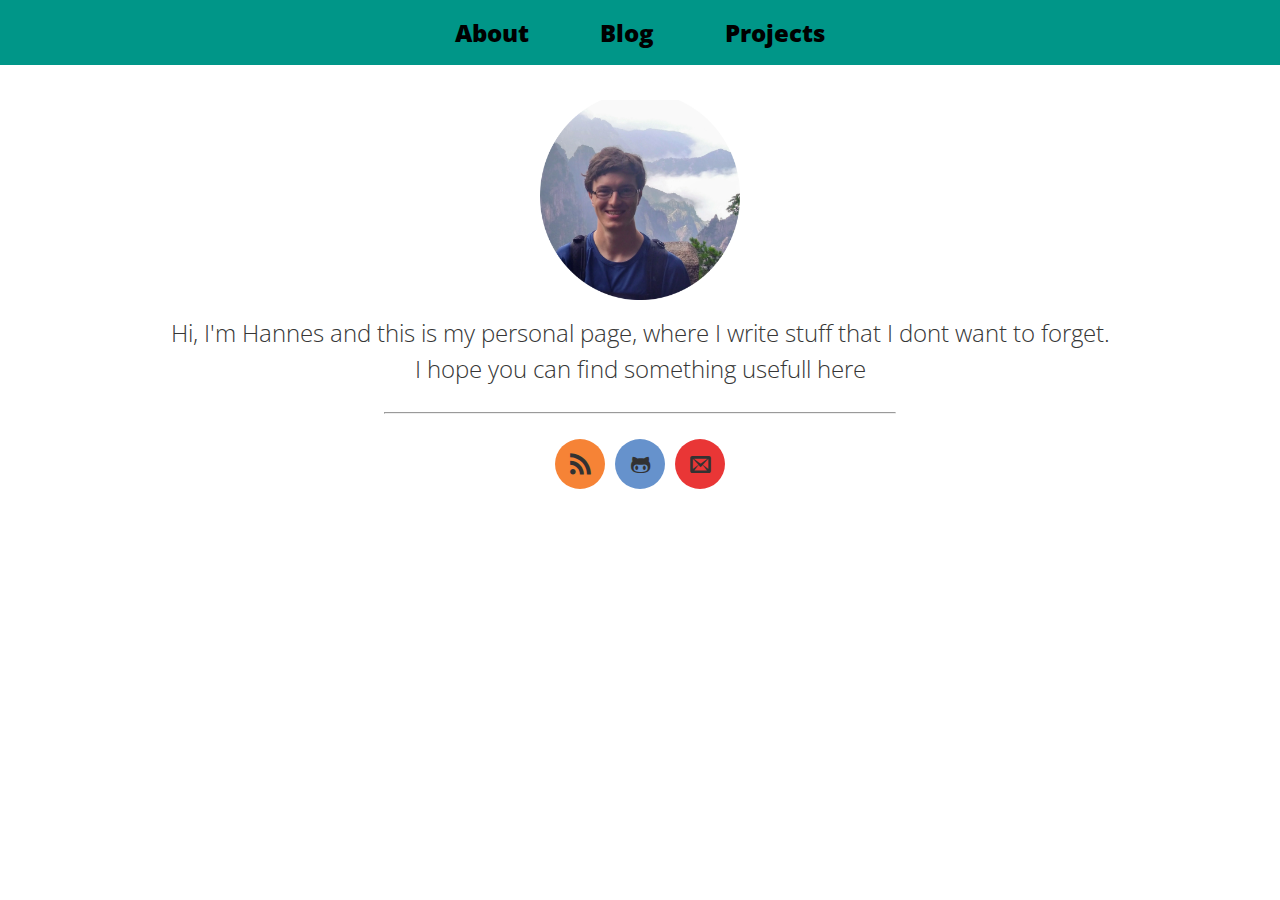
<file: index.html>
<!DOCTYPE html>
<html lang="en">

  <head>
  <meta charset="utf-8">
  <meta http-equiv="X-UA-Compatible" content="IE=edge">
  <meta name="viewport" content="width=device-width, initial-scale=1">
  <!-- Begin Jekyll SEO tag v2.4.0 -->
<title>hannesh</title>
<meta name="generator" content="Jekyll v3.7.2" />
<meta property="og:title" content="hannesh" />
<meta property="og:locale" content="en_US" />
<link rel="canonical" href="https://hannesh.de/" />
<meta property="og:url" content="https://hannesh.de/" />
<meta property="og:site_name" content="hannesh" />
<script type="application/ld+json">
{"@type":"WebSite","headline":"hannesh","url":"https://hannesh.de/","name":"hannesh","@context":"http://schema.org"}</script>
<!-- End Jekyll SEO tag -->

<link href="https://fonts.googleapis.com/css?family=Open+Sans+Condensed:300,700" rel="stylesheet">
  <link rel="stylesheet" href="/assets/main.css">
  <link rel="alternate" type="application/rss+xml" title="hannesh" href="/feed.xml">

   <!-- Global site tag (gtag.js) - Google Analytics -->
<script async src="https://www.googletagmanager.com/gtag/js?id=UA-113921069-1"></script>
<script>
  window.dataLayer = window.dataLayer || [];
  function gtag(){dataLayer.push(arguments);}
  gtag('js', new Date());

  gtag('config', 'UA-113921069-1');
</script>



</head>


  <body>
    <main class="page-content" aria-label="Content">
      <div class="wrapper">
          <header>
        <div class="avatar"><img src="/assets/profile.png"/>
        </div>
        <div id="subtitle">
            <p>Hi, I'm Hannes and this is my personal page, where I write stuff that I dont want to forget.</p>
            <p>I hope you can find something usefull here</p>
        </div>
        <hr/>
        <section class="social"> 
   <span class="rss_outer"><a href="/feed.xml" class="rss icon" title="RSS"></a></span>
   <span class="github_outer"><a href="https://github.com/hahahannes" class="github icon" title="Github"></a></span>
   <span class="mail_outer"><a href="mailto:mail@hannesh.de" class="mail icon" title="Mail"></a></span>
  </section>


    </header>

          

      </div>
    </main>

    <nav>
        
    
 	
            
            
          
            
            
            <span class="nav_tile"><a class="page-link" href="/about/">About</a></span>
            
          
            
            
            <span class="nav_tile"><a class="page-link" href="/blog/">Blog</a></span>
            
          
            
            
          
            
            
            <span class="nav_tile"><a class="page-link" href="/projects/">Projects</a></span>
            
          
            
            
          
            
            
          
</nav>

  </body>

</html>
</file>
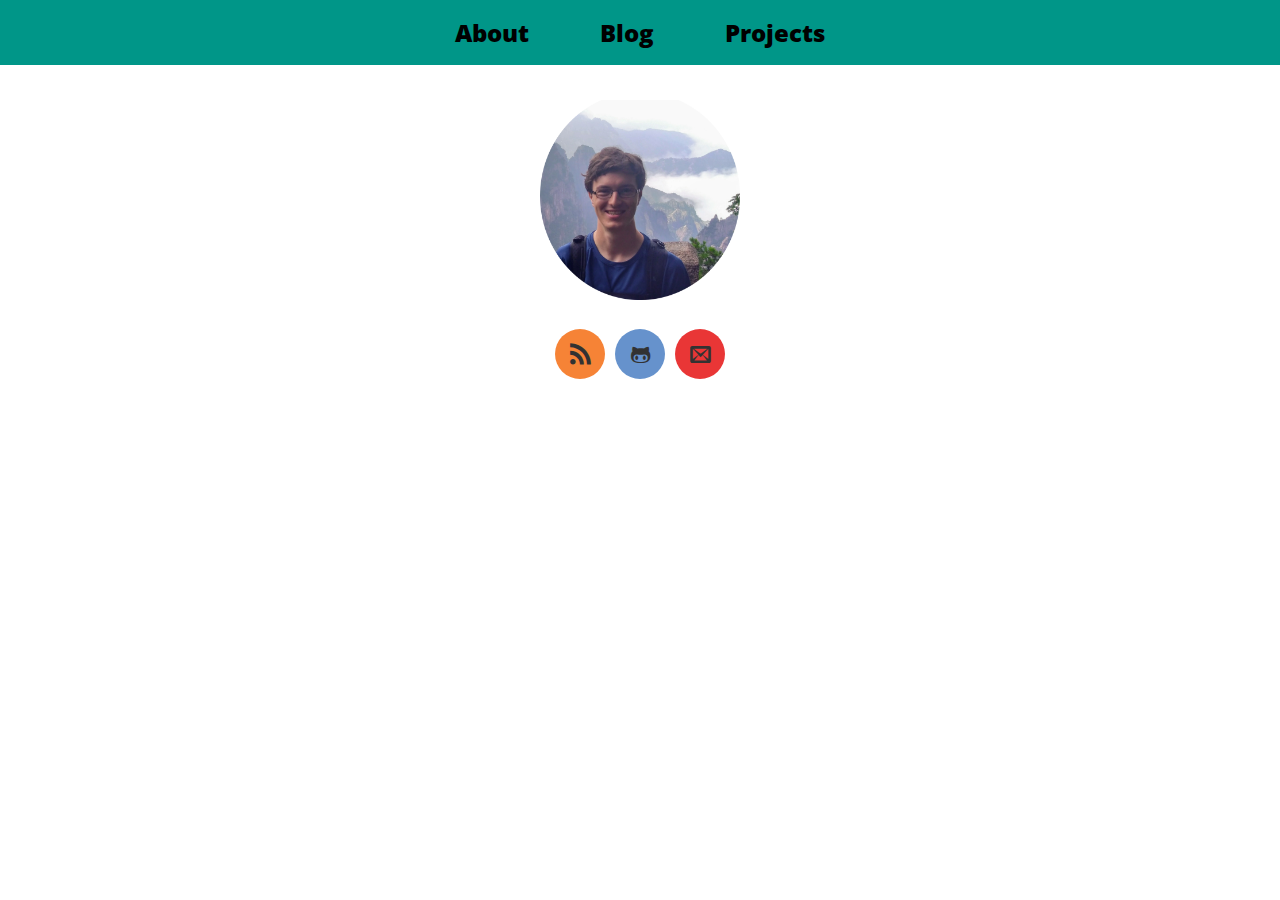
<file: about/index.html>
<!DOCTYPE html>
<html lang="en">

  <head>
  <meta charset="utf-8">
  <meta http-equiv="X-UA-Compatible" content="IE=edge">
  <meta name="viewport" content="width=device-width, initial-scale=1">
  <!-- Begin Jekyll SEO tag v2.4.0 -->
<title>About | hannesh</title>
<meta name="generator" content="Jekyll v3.7.2" />
<meta property="og:title" content="About" />
<meta property="og:locale" content="en_US" />
<link rel="canonical" href="https://hannesh.de/about/" />
<meta property="og:url" content="https://hannesh.de/about/" />
<meta property="og:site_name" content="hannesh" />
<script type="application/ld+json">
{"@type":"WebSite","headline":"About","url":"https://hannesh.de/about/","name":"hannesh","@context":"http://schema.org"}</script>
<!-- End Jekyll SEO tag -->

<link href="https://fonts.googleapis.com/css?family=Open+Sans+Condensed:300,700" rel="stylesheet">
  <link rel="stylesheet" href="/assets/main.css">
  <link rel="alternate" type="application/rss+xml" title="hannesh" href="/feed.xml">

   <!-- Global site tag (gtag.js) - Google Analytics -->
<script async src="https://www.googletagmanager.com/gtag/js?id=UA-113921069-1"></script>
<script>
  window.dataLayer = window.dataLayer || [];
  function gtag(){dataLayer.push(arguments);}
  gtag('js', new Date());

  gtag('config', 'UA-113921069-1');
</script>



</head>


  <body>
    <main class="page-content" aria-label="Content">
      <div class="wrapper">
        <section class="about">
    <div class="avatar">
        <img src="/assets/profile.png"/>
        <section class="social"> 
   <span class="rss_outer"><a href="/feed.xml" class="rss icon" title="RSS"></a></span>
   <span class="github_outer"><a href="https://github.com/hahahannes" class="github icon" title="Github"></a></span>
   <span class="mail_outer"><a href="mailto:mail@hannesh.de" class="mail icon" title="Mail"></a></span>
  </section>

    </div>
</section>


      </div>
    </main>

    <nav>
        
    
 	
            
            
          
            
            
            <span class="nav_tile"><a class="page-link" href="/about/">About</a></span>
            
          
            
            
            <span class="nav_tile"><a class="page-link" href="/blog/">Blog</a></span>
            
          
            
            
          
            
            
            <span class="nav_tile"><a class="page-link" href="/projects/">Projects</a></span>
            
          
            
            
          
            
            
          
</nav>

  </body>

</html>
</file>
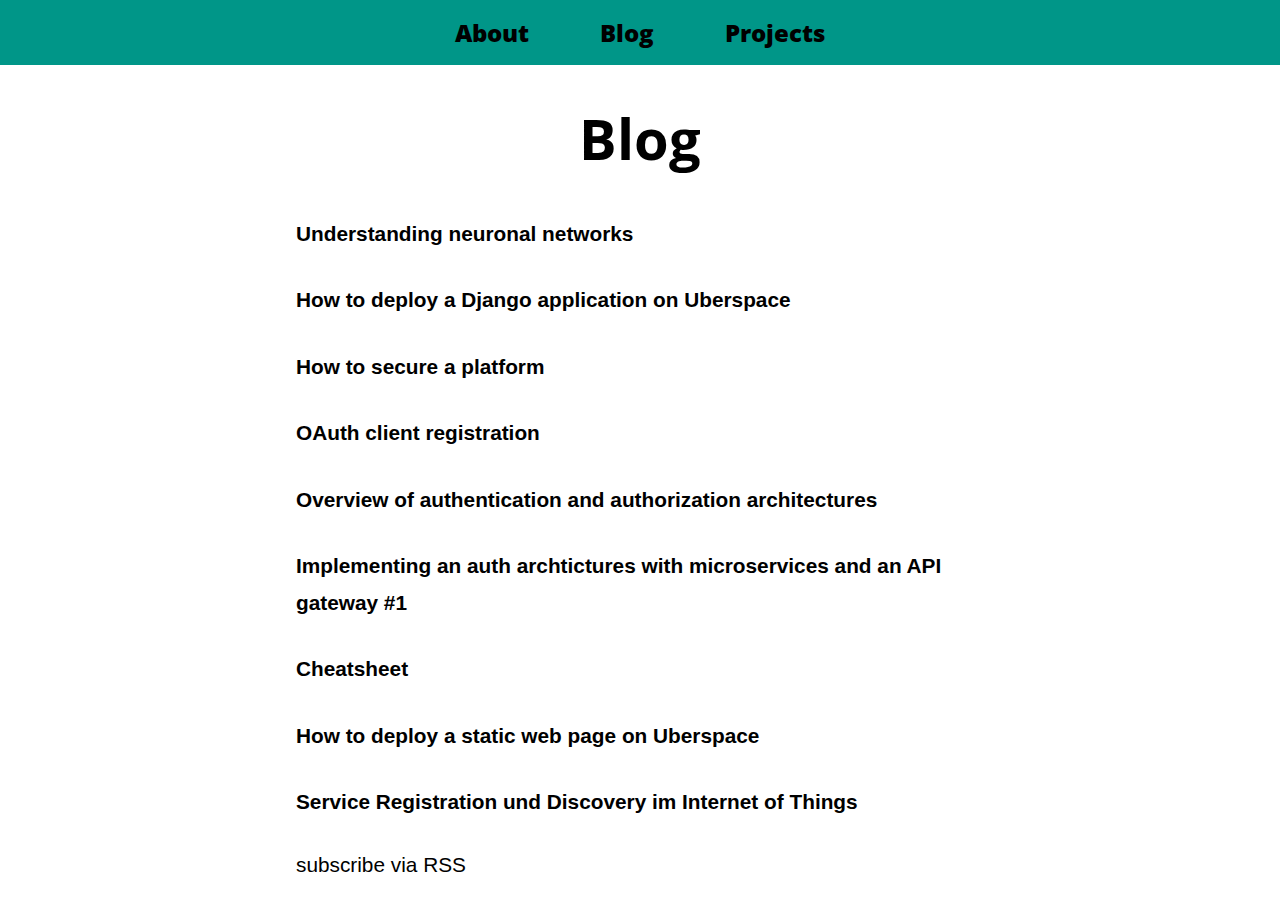
<file: blog/index.html>
<!DOCTYPE html>
<html lang="en">

  <head>
  <meta charset="utf-8">
  <meta http-equiv="X-UA-Compatible" content="IE=edge">
  <meta name="viewport" content="width=device-width, initial-scale=1">
  <!-- Begin Jekyll SEO tag v2.4.0 -->
<title>Blog | hannesh</title>
<meta name="generator" content="Jekyll v3.7.2" />
<meta property="og:title" content="Blog" />
<meta property="og:locale" content="en_US" />
<link rel="canonical" href="https://hannesh.de/blog/" />
<meta property="og:url" content="https://hannesh.de/blog/" />
<meta property="og:site_name" content="hannesh" />
<script type="application/ld+json">
{"@type":"WebPage","headline":"Blog","url":"https://hannesh.de/blog/","@context":"http://schema.org"}</script>
<!-- End Jekyll SEO tag -->

<link href="https://fonts.googleapis.com/css?family=Open+Sans+Condensed:300,700" rel="stylesheet">
  <link rel="stylesheet" href="/assets/main.css">
  <link rel="alternate" type="application/rss+xml" title="hannesh" href="/feed.xml">

   <!-- Global site tag (gtag.js) - Google Analytics -->
<script async src="https://www.googletagmanager.com/gtag/js?id=UA-113921069-1"></script>
<script>
  window.dataLayer = window.dataLayer || [];
  function gtag(){dataLayer.push(arguments);}
  gtag('js', new Date());

  gtag('config', 'UA-113921069-1');
</script>



</head>


  <body>
    <main class="page-content" aria-label="Content">
      <div class="wrapper">
        <div class="posts">
  
    <h1 class="page-heading">Blog</h1>
  

  


  
    <ul class="post-list">
      
        <li>
          <h3>
            <a class="post-link" href="/machinelearning/2018/03/18/understanding-neural-networks.html">Understanding neuronal networks</a>
          </h3>
          <!--
          
          <span class="post-meta">Mar 18, 2018</span>
          
          <a href="/category/"><button>machinelearning</button></a>
          
                    -->

        </li>
      
        <li>
          <h3>
            <a class="post-link" href="/web/2018/02/04/how-to-deploy-a-django-application-on-uberspace.html">How to deploy a Django application on Uberspace</a>
          </h3>
          <!--
          
          <span class="post-meta">Feb 4, 2018</span>
          
          <a href="/category/"><button>web</button></a>
          
                    -->

        </li>
      
        <li>
          <h3>
            <a class="post-link" href="/web/security/2018/01/29/securing-a-platform.html">How to secure a platform</a>
          </h3>
          <!--
          
          <span class="post-meta">Jan 29, 2018</span>
          
          <a href="/category/"><button>web</button></a>
          
          <a href="/category/"><button>security</button></a>
          
                    -->

        </li>
      
        <li>
          <h3>
            <a class="post-link" href="/web/security/2018/01/29/oauth-clients.html">OAuth client registration</a>
          </h3>
          <!--
          
          <span class="post-meta">Jan 29, 2018</span>
          
          <a href="/category/"><button>web</button></a>
          
          <a href="/category/"><button>security</button></a>
          
                    -->

        </li>
      
        <li>
          <h3>
            <a class="post-link" href="/web/security/2018/01/29/overview-of-authentication-and-authorization-architectures.html">Overview of authentication and authorization architectures</a>
          </h3>
          <!--
          
          <span class="post-meta">Jan 29, 2018</span>
          
          <a href="/category/"><button>web</button></a>
          
          <a href="/category/"><button>security</button></a>
          
                    -->

        </li>
      
        <li>
          <h3>
            <a class="post-link" href="/web/security/2017/12/20/implementing-an-auth-architecture-with-microservices-and-an-api-gateway-1.html">Implementing an auth archtictures with microservices and an API gateway #1</a>
          </h3>
          <!--
          
          <span class="post-meta">Dec 20, 2017</span>
          
          <a href="/category/"><button>web</button></a>
          
          <a href="/category/"><button>security</button></a>
          
                    -->

        </li>
      
        <li>
          <h3>
            <a class="post-link" href="/tools/2017/11/15/cheatsheet.html">Cheatsheet</a>
          </h3>
          <!--
          
          <span class="post-meta">Nov 15, 2017</span>
          
          <a href="/category/"><button>tools</button></a>
          
                    -->

        </li>
      
        <li>
          <h3>
            <a class="post-link" href="/web/2017/10/17/how-to-deploy-a-static-web-page-on-uberspace.html">How to deploy a static web page on Uberspace</a>
          </h3>
          <!--
          
          <span class="post-meta">Oct 17, 2017</span>
          
          <a href="/category/"><button>web</button></a>
          
                    -->

        </li>
      
        <li>
          <h3>
            <a class="post-link" href="/iot/2017/09/08/service-registration-und-discovery-im-internet-of-things.html">Service Registration und Discovery im Internet of Things</a>
          </h3>
          <!--
          
          <span class="post-meta">Sep 8, 2017</span>
          
          <a href="/category/"><button>iot</button></a>
          
                    -->

        </li>
      
      <p class="rss-subscribe">subscribe <a href="/feed.xml">via RSS</a></p>

    </ul>

  

</div>


      </div>
    </main>

    <nav>
        
    
 	
            
            
          
            
            
            <span class="nav_tile"><a class="page-link" href="/about/">About</a></span>
            
          
            
            
            <span class="nav_tile"><a class="page-link" href="/blog/">Blog</a></span>
            
          
            
            
          
            
            
            <span class="nav_tile"><a class="page-link" href="/projects/">Projects</a></span>
            
          
            
            
          
            
            
          
</nav>

  </body>

</html>
</file>
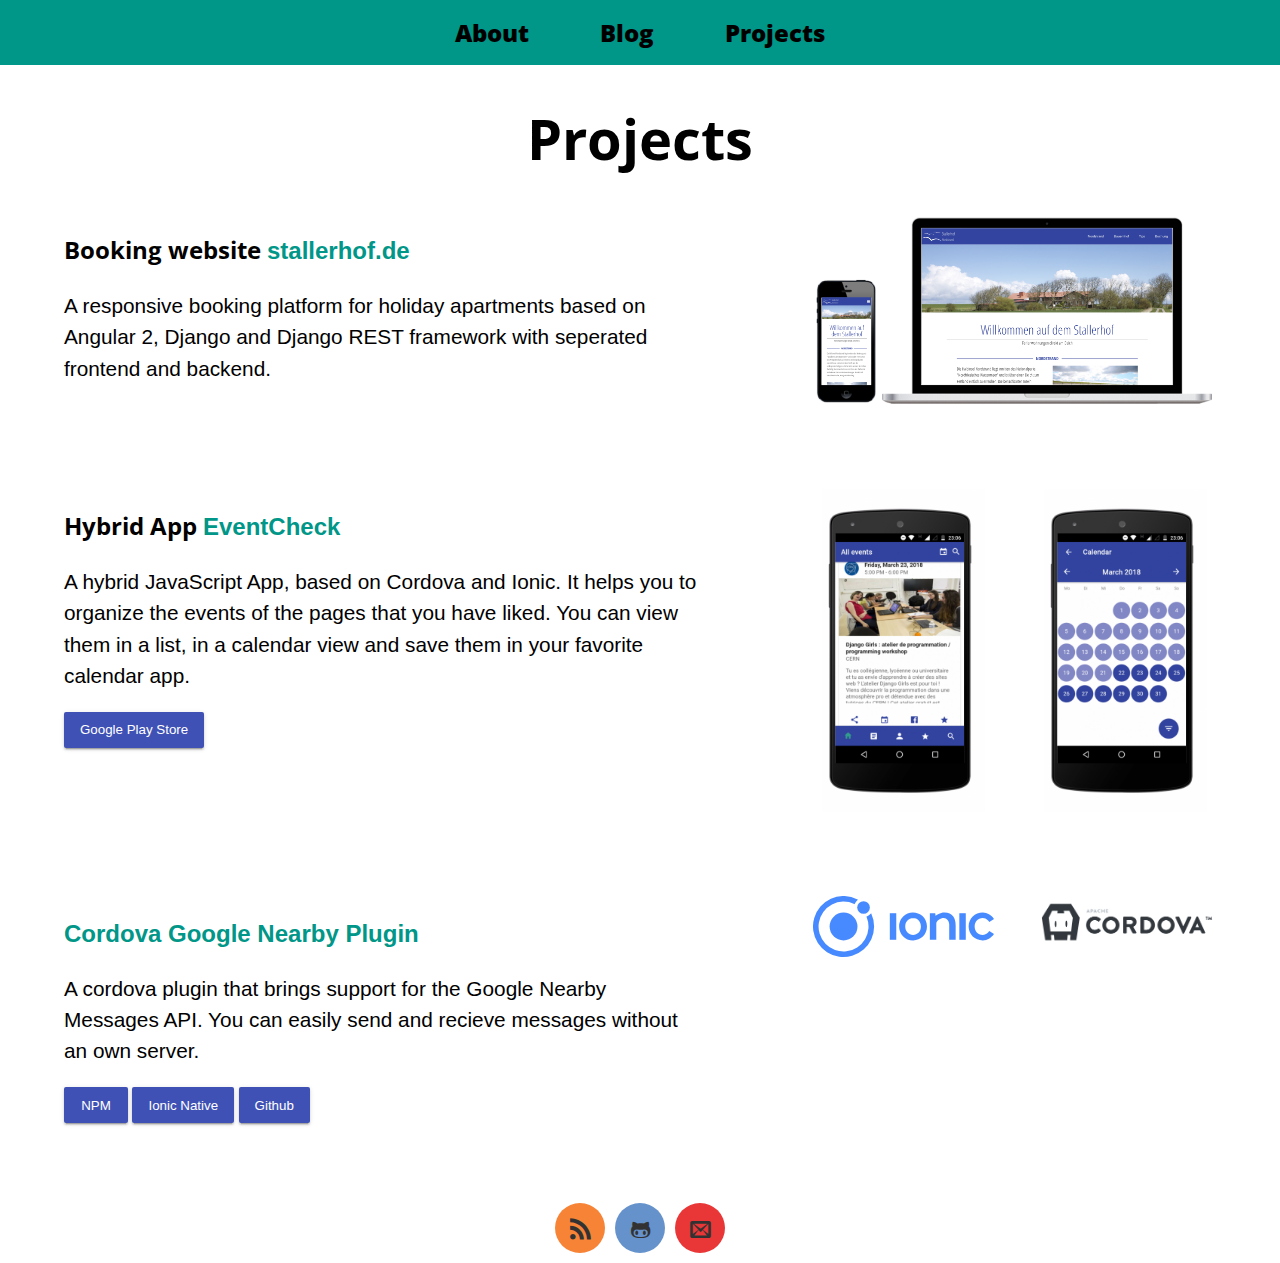
<file: projects/index.html>
<!DOCTYPE html>
<html lang="en">

  <head>
  <meta charset="utf-8">
  <meta http-equiv="X-UA-Compatible" content="IE=edge">
  <meta name="viewport" content="width=device-width, initial-scale=1">
  <!-- Begin Jekyll SEO tag v2.4.0 -->
<title>Projects | hannesh</title>
<meta name="generator" content="Jekyll v3.7.2" />
<meta property="og:title" content="Projects" />
<meta property="og:locale" content="en_US" />
<link rel="canonical" href="https://hannesh.de/projects/" />
<meta property="og:url" content="https://hannesh.de/projects/" />
<meta property="og:site_name" content="hannesh" />
<script type="application/ld+json">
{"@type":"WebPage","headline":"Projects","url":"https://hannesh.de/projects/","@context":"http://schema.org"}</script>
<!-- End Jekyll SEO tag -->

<link href="https://fonts.googleapis.com/css?family=Open+Sans+Condensed:300,700" rel="stylesheet">
  <link rel="stylesheet" href="/assets/main.css">
  <link rel="alternate" type="application/rss+xml" title="hannesh" href="/feed.xml">

   <!-- Global site tag (gtag.js) - Google Analytics -->
<script async src="https://www.googletagmanager.com/gtag/js?id=UA-113921069-1"></script>
<script>
  window.dataLayer = window.dataLayer || [];
  function gtag(){dataLayer.push(arguments);}
  gtag('js', new Date());

  gtag('config', 'UA-113921069-1');
</script>



</head>


  <body>
    <main class="page-content" aria-label="Content">
      <div class="wrapper">
        <section class="projects">

  <header class="post-header">
    <h1 class="post-title">Projects</h1>
  </header>

  <div class="projects_outer">
    <div class="info">
      <h2>
        Booking website
        <a href="https://stallerhof.de">stallerhof.de</a>
      </h2>
      <p>
        A responsive booking platform for holiday apartments based on Angular 2, Django and Django REST framework with seperated frontend and
        backend.
      </p>
    </div>
    <div class="mockup-pc">
      <img src="/assets/mockup_stallerhof.png" alt="">
    </div>
  </div>

  <div class="projects_outer">
    <div class="info">
      <h2>
        Hybrid App
        <a href="https://play.google.com/store/apps/details?id=com.ionicframework.eventcheck458025">EventCheck</a>
      </h2>
      <p>
        A hybrid JavaScript App, based on Cordova and Ionic. It helps you to organize the events of the pages that you have liked.
        You can view them in a list, in a calendar view and save them in your favorite calendar app.
      </p>
      <a href="https://play.google.com/store/apps/details?id=com.ionicframework.eventcheck458025">
        <button>Google Play Store</button>
      </a>
    </div>
    <div class="mockup-mobile">
      <div>
        <img src="/assets/mockup-eventcheck2.png" alt="">
      </div>
      <div>
        <img src="/assets/mockup-eventcheck.png" alt="">
      </div>
    </div>

  </div>



 

  <div class="projects_outer">
    <div class="info">
      <h2>
        <a href="https://github.com/hahahannes/cordova-plugin-google-nearby">Cordova Google Nearby Plugin</a>
      </h2>
      <p>
        A cordova plugin that brings support for the Google Nearby Messages API. You can easily send and recieve messages without
        an own server.
      </p>
      <a href="https://www.npmjs.com/package/cordova-plugin-google-nearby">
        <button>NPM</button>
      </a>
      <a href="https://ionicframework.com/docs/native/google-nearby/">
        <button>Ionic Native</button>
      </a>
      <a href="https://github.com/hahahannes/cordova-plugin-google-nearby">
        <button>Github</button>
      </a>
    </div>
    <div class="mockup-mobile">
      <div>
          <img src="/assets/ionic.svg" alt="">
        </div>
        <div>
          <img src="/assets/cordova.png" alt="">
        </div>
  </div>
  </div>
</section>

<section class="social"> 
   <span class="rss_outer"><a href="/feed.xml" class="rss icon" title="RSS"></a></span>
   <span class="github_outer"><a href="https://github.com/hahahannes" class="github icon" title="Github"></a></span>
   <span class="mail_outer"><a href="mailto:mail@hannesh.de" class="mail icon" title="Mail"></a></span>
  </section>

      </div>
    </main>

    <nav>
        
    
 	
            
            
          
            
            
            <span class="nav_tile"><a class="page-link" href="/about/">About</a></span>
            
          
            
            
            <span class="nav_tile"><a class="page-link" href="/blog/">Blog</a></span>
            
          
            
            
          
            
            
            <span class="nav_tile"><a class="page-link" href="/projects/">Projects</a></span>
            
          
            
            
          
            
            
          
</nav>

  </body>

</html>
</file>
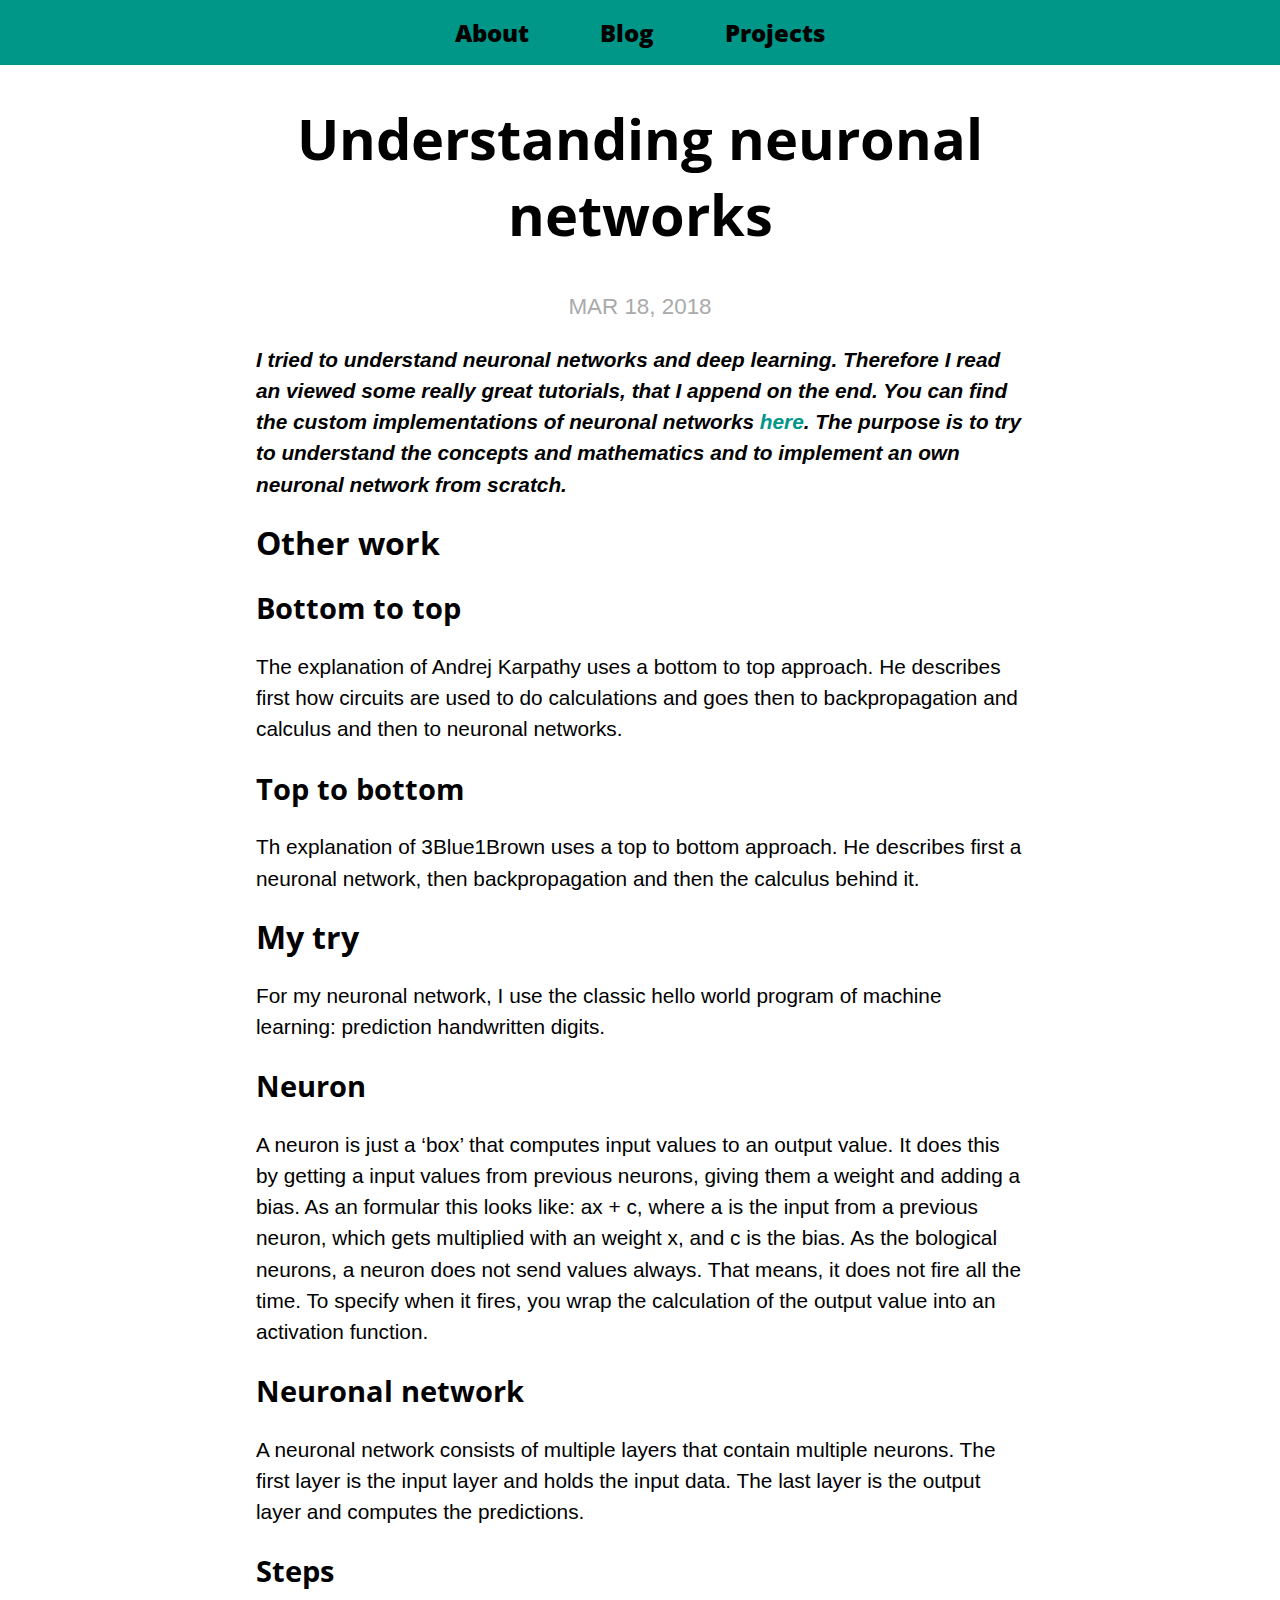
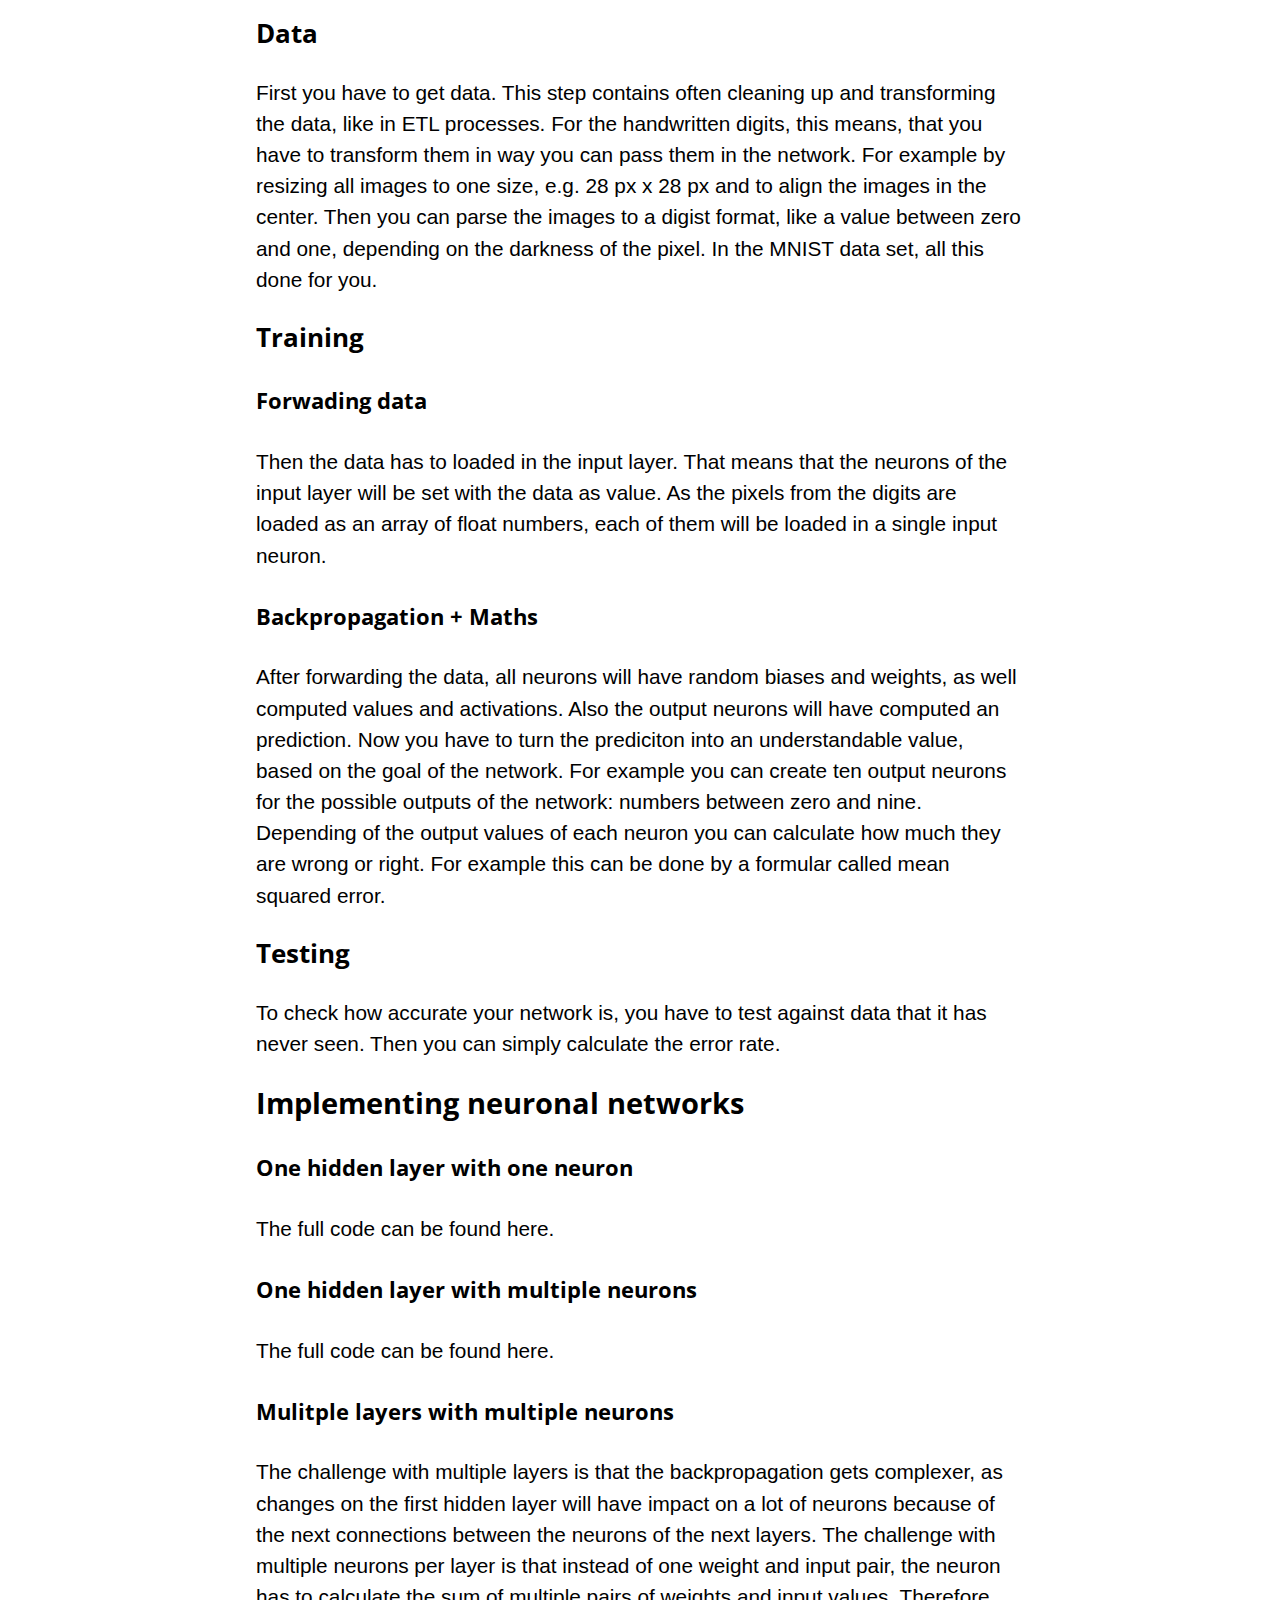
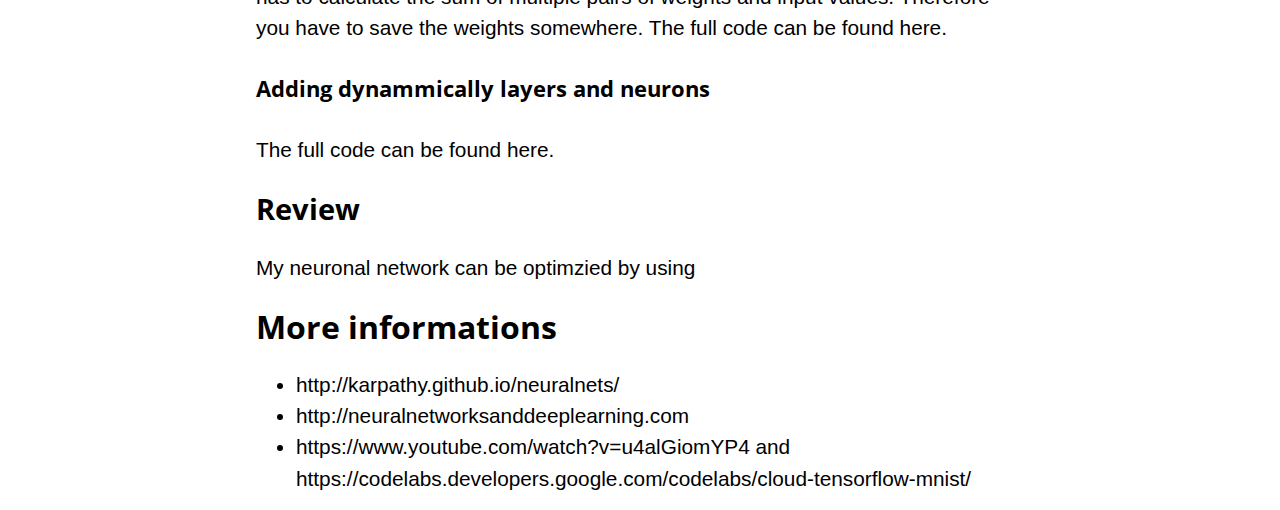
<file: machinelearning/2018/03/18/understanding-neural-networks.html>
<!DOCTYPE html>
<html lang="en">

  <head>
  <meta charset="utf-8">
  <meta http-equiv="X-UA-Compatible" content="IE=edge">
  <meta name="viewport" content="width=device-width, initial-scale=1">
  <!-- Begin Jekyll SEO tag v2.4.0 -->
<title>Understanding neuronal networks | hannesh</title>
<meta name="generator" content="Jekyll v3.7.2" />
<meta property="og:title" content="Understanding neuronal networks" />
<meta property="og:locale" content="en_US" />
<meta name="description" content="I tried to understand neuronal networks and deep learning. Therefore I read an viewed some really great tutorials, that I append on the end. You can find the custom implementations of neuronal networks here. The purpose is to try to understand the concepts and mathematics and to implement an own neuronal network from scratch." />
<meta property="og:description" content="I tried to understand neuronal networks and deep learning. Therefore I read an viewed some really great tutorials, that I append on the end. You can find the custom implementations of neuronal networks here. The purpose is to try to understand the concepts and mathematics and to implement an own neuronal network from scratch." />
<link rel="canonical" href="https://hannesh.de/machinelearning/2018/03/18/understanding-neural-networks.html" />
<meta property="og:url" content="https://hannesh.de/machinelearning/2018/03/18/understanding-neural-networks.html" />
<meta property="og:site_name" content="hannesh" />
<meta property="og:type" content="article" />
<meta property="article:published_time" content="2018-03-18T11:36:44+01:00" />
<script type="application/ld+json">
{"@type":"BlogPosting","headline":"Understanding neuronal networks","dateModified":"2018-03-18T11:36:44+01:00","datePublished":"2018-03-18T11:36:44+01:00","mainEntityOfPage":{"@type":"WebPage","@id":"https://hannesh.de/machinelearning/2018/03/18/understanding-neural-networks.html"},"url":"https://hannesh.de/machinelearning/2018/03/18/understanding-neural-networks.html","description":"I tried to understand neuronal networks and deep learning. Therefore I read an viewed some really great tutorials, that I append on the end. You can find the custom implementations of neuronal networks here. The purpose is to try to understand the concepts and mathematics and to implement an own neuronal network from scratch.","@context":"http://schema.org"}</script>
<!-- End Jekyll SEO tag -->

<link href="https://fonts.googleapis.com/css?family=Open+Sans+Condensed:300,700" rel="stylesheet">
  <link rel="stylesheet" href="/assets/main.css">
  <link rel="alternate" type="application/rss+xml" title="hannesh" href="/feed.xml">

   <!-- Global site tag (gtag.js) - Google Analytics -->
<script async src="https://www.googletagmanager.com/gtag/js?id=UA-113921069-1"></script>
<script>
  window.dataLayer = window.dataLayer || [];
  function gtag(){dataLayer.push(arguments);}
  gtag('js', new Date());

  gtag('config', 'UA-113921069-1');
</script>



</head>


  <body>
    <main class="page-content" aria-label="Content">
      <div class="wrapper">
        <article class="post h-entry" itemscope itemtype="http://schema.org/BlogPosting">

  <header class="post-header">
    <h1 class="post-title p-name" itemprop="name headline">Understanding neuronal networks</h1>
    <p class="post-meta">
      <time class="dt-published" datetime="2018-03-18T11:36:44+01:00" itemprop="datePublished">
        
        Mar 18, 2018
      </time>
      </p>
  </header>

  <div class="post-content e-content" itemprop="articleBody">
    <p class="abstract">I tried to understand neuronal networks and deep learning. Therefore I read an viewed some really great tutorials, that I append on the end. You can find the custom implementations of neuronal networks <a href="https://github.com/hahahannes/neural_network">here</a>.
The purpose is to try to understand the concepts and mathematics and to implement an own neuronal network from scratch.</p>

<h1 id="other-work">Other work</h1>
<h2 id="bottom-to-top">Bottom to top</h2>
<p>The explanation of Andrej Karpathy uses a bottom to top approach. He describes first how circuits are used to do calculations and goes then to backpropagation and calculus and then to neuronal networks.</p>

<h2 id="top-to-bottom">Top to bottom</h2>
<p>Th explanation of 3Blue1Brown uses a top to bottom approach. He describes first a neuronal network, then backpropagation and then the calculus behind it.</p>

<h1 id="my-try">My try</h1>
<p>For my neuronal network, I use the classic hello world program of machine learning: prediction handwritten digits.</p>

<h2 id="neuron">Neuron</h2>
<p>A neuron is just a ‘box’ that computes input values to an output value.
It does this by getting a input values from previous neurons, giving them a weight and adding a bias.
As an formular this looks like: ax + c, where a is the input from a previous neuron, which gets multiplied with an weight x, and c is the bias. As the bological neurons, a neuron does not send values always. That means, it does not fire all the time. To specify when it fires, you wrap the calculation of the output value into an activation function.</p>

<h2 id="neuronal-network">Neuronal network</h2>
<p>A neuronal network consists of multiple layers that contain multiple neurons.
The first layer is the input layer and holds the input data. The last layer is the output layer and computes the predictions.</p>

<h2 id="steps">Steps</h2>
<h3 id="data">Data</h3>
<p>First you have to get data. This step contains often cleaning up and transforming the data, like in ETL processes. For the handwritten digits, this means, that you have to transform them in way you can pass them in the network. For example by resizing all images to one size, e.g. 28 px x 28 px and to align the images in the center. Then you can parse the images to a digist format, like a value between zero and one, depending on the darkness of the pixel. In the MNIST data set, all this done for you.</p>

<h3 id="training">Training</h3>
<h4 id="forwading-data">Forwading data</h4>
<p>Then the data has to loaded in the input layer. That means that the neurons of the input layer will be set with the data as value.
As the pixels from the digits are loaded as an array of float numbers, each of them will be loaded in a single input neuron.</p>

<h4 id="backpropagation--maths">Backpropagation + Maths</h4>
<p>After forwarding the data, all neurons will have random biases and weights, as well computed values and activations. Also the output neurons will have computed an prediction. Now you have to turn the prediciton into an understandable value, based on the goal of the network.
For example you can create ten output neurons for the possible outputs of the network: numbers between zero and nine.
Depending of the output values of each neuron you can calculate how much they are wrong or right. For example this can be done by a formular called mean squared error.</p>

<h3 id="testing">Testing</h3>
<p>To check how accurate your network is, you have to test against data that it has never seen. Then you can simply calculate the error rate.</p>

<h2 id="implementing-neuronal-networks">Implementing neuronal networks</h2>
<h4 id="one-hidden-layer-with-one-neuron">One hidden layer with one neuron</h4>
<p>The full code can be found here.</p>

<h4 id="one-hidden-layer-with-multiple-neurons">One hidden layer with multiple neurons</h4>
<p>The full code can be found here.</p>

<h4 id="mulitple-layers-with-multiple-neurons">Mulitple layers with multiple neurons</h4>
<p>The challenge with multiple layers is that the backpropagation gets complexer, as changes on the first hidden layer will have impact on a lot of neurons because of the next connections between the neurons of the next layers.
The challenge with multiple neurons per layer is that instead of one weight and input pair, the neuron has to calculate the sum of multiple pairs of weights and input values. Therefore you have to save the weights somewhere.
The full code can be found here.</p>

<h4 id="adding-dynammically-layers-and-neurons">Adding dynammically layers and neurons</h4>
<p>The full code can be found here.</p>

<h2 id="review">Review</h2>
<p>My neuronal network can be optimzied by using</p>

<h1 id="more-informations">More informations</h1>
<ul>
  <li>http://karpathy.github.io/neuralnets/</li>
  <li>http://neuralnetworksanddeeplearning.com</li>
  <li>https://www.youtube.com/watch?v=u4alGiomYP4 and https://codelabs.developers.google.com/codelabs/cloud-tensorflow-mnist/</li>
</ul>

  </div>

  

  <a class="u-url" href="/machinelearning/2018/03/18/understanding-neural-networks.html" hidden></a>
</article>

      </div>
    </main>

    <nav>
        
    
 	
            
            
          
            
            
            <span class="nav_tile"><a class="page-link" href="/about/">About</a></span>
            
          
            
            
            <span class="nav_tile"><a class="page-link" href="/blog/">Blog</a></span>
            
          
            
            
          
            
            
            <span class="nav_tile"><a class="page-link" href="/projects/">Projects</a></span>
            
          
            
            
          
            
            
          
</nav>

  </body>

</html>
</file>
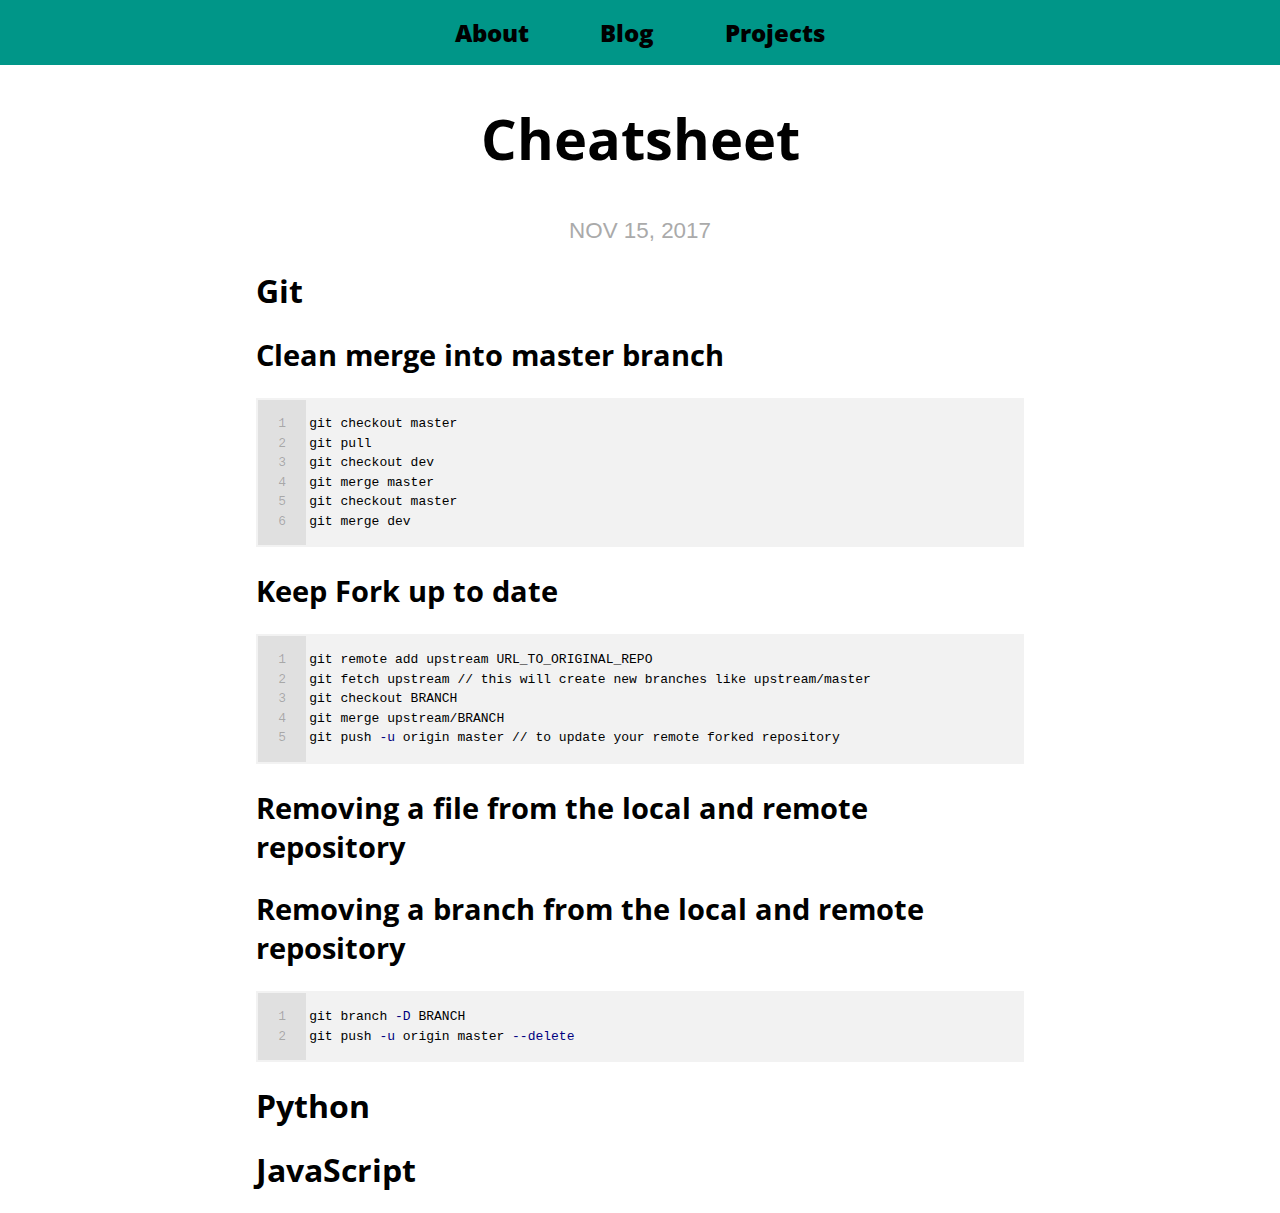
<file: tools/2017/11/15/cheatsheet.html>
<!DOCTYPE html>
<html lang="en">

  <head>
  <meta charset="utf-8">
  <meta http-equiv="X-UA-Compatible" content="IE=edge">
  <meta name="viewport" content="width=device-width, initial-scale=1">
  <!-- Begin Jekyll SEO tag v2.4.0 -->
<title>Cheatsheet | hannesh</title>
<meta name="generator" content="Jekyll v3.7.2" />
<meta property="og:title" content="Cheatsheet" />
<meta property="og:locale" content="en_US" />
<meta name="description" content="Git Clean merge into master branch 1 2 3 4 5 6 git checkout master git pull git checkout dev git merge master git checkout master git merge dev" />
<meta property="og:description" content="Git Clean merge into master branch 1 2 3 4 5 6 git checkout master git pull git checkout dev git merge master git checkout master git merge dev" />
<link rel="canonical" href="https://hannesh.de/tools/2017/11/15/cheatsheet.html" />
<meta property="og:url" content="https://hannesh.de/tools/2017/11/15/cheatsheet.html" />
<meta property="og:site_name" content="hannesh" />
<meta property="og:type" content="article" />
<meta property="article:published_time" content="2017-11-15T21:46:54+01:00" />
<script type="application/ld+json">
{"@type":"BlogPosting","headline":"Cheatsheet","dateModified":"2017-11-15T21:46:54+01:00","datePublished":"2017-11-15T21:46:54+01:00","mainEntityOfPage":{"@type":"WebPage","@id":"https://hannesh.de/tools/2017/11/15/cheatsheet.html"},"url":"https://hannesh.de/tools/2017/11/15/cheatsheet.html","description":"Git Clean merge into master branch 1 2 3 4 5 6 git checkout master git pull git checkout dev git merge master git checkout master git merge dev","@context":"http://schema.org"}</script>
<!-- End Jekyll SEO tag -->

<link href="https://fonts.googleapis.com/css?family=Open+Sans+Condensed:300,700" rel="stylesheet">
  <link rel="stylesheet" href="/assets/main.css">
  <link rel="alternate" type="application/rss+xml" title="hannesh" href="/feed.xml">

   <!-- Global site tag (gtag.js) - Google Analytics -->
<script async src="https://www.googletagmanager.com/gtag/js?id=UA-113921069-1"></script>
<script>
  window.dataLayer = window.dataLayer || [];
  function gtag(){dataLayer.push(arguments);}
  gtag('js', new Date());

  gtag('config', 'UA-113921069-1');
</script>



</head>


  <body>
    <main class="page-content" aria-label="Content">
      <div class="wrapper">
        <article class="post h-entry" itemscope itemtype="http://schema.org/BlogPosting">

  <header class="post-header">
    <h1 class="post-title p-name" itemprop="name headline">Cheatsheet</h1>
    <p class="post-meta">
      <time class="dt-published" datetime="2017-11-15T21:46:54+01:00" itemprop="datePublished">
        
        Nov 15, 2017
      </time>
      </p>
  </header>

  <div class="post-content e-content" itemprop="articleBody">
    <h1 id="git">Git</h1>
<h2 id="clean-merge-into-master-branch">Clean merge into master branch</h2>
<div class="language-shell highlighter-rouge"><div class="highlight"><pre class="highlight"><code><table class="rouge-table"><tbody><tr><td class="rouge-gutter gl"><pre class="lineno">1
2
3
4
5
6
</pre></td><td class="rouge-code"><pre>git checkout master
git pull 
git checkout dev
git merge master
git checkout master
git merge dev
</pre></td></tr></tbody></table></code></pre></div></div>

<h2 id="keep-fork-up-to-date">Keep Fork up to date</h2>
<div class="language-shell highlighter-rouge"><div class="highlight"><pre class="highlight"><code><table class="rouge-table"><tbody><tr><td class="rouge-gutter gl"><pre class="lineno">1
2
3
4
5
</pre></td><td class="rouge-code"><pre>git remote add upstream URL_TO_ORIGINAL_REPO
git fetch upstream // this will create new branches like upstream/master
git checkout BRANCH
git merge upstream/BRANCH
git push <span class="nt">-u</span> origin master // to update your remote forked repository
</pre></td></tr></tbody></table></code></pre></div></div>
<h2 id="removing-a-file-from-the-local-and-remote-repository">Removing a file from the local and remote repository</h2>

<h2 id="removing-a-branch-from-the-local-and-remote-repository">Removing a branch from the local and remote repository</h2>
<div class="language-shell highlighter-rouge"><div class="highlight"><pre class="highlight"><code><table class="rouge-table"><tbody><tr><td class="rouge-gutter gl"><pre class="lineno">1
2
</pre></td><td class="rouge-code"><pre>git branch <span class="nt">-D</span> BRANCH
git push <span class="nt">-u</span> origin master <span class="nt">--delete</span> 
</pre></td></tr></tbody></table></code></pre></div></div>

<h1 id="python">Python</h1>

<h1 id="javascript">JavaScript</h1>

  </div>

  

  <a class="u-url" href="/tools/2017/11/15/cheatsheet.html" hidden></a>
</article>

      </div>
    </main>

    <nav>
        
    
 	
            
            
          
            
            
            <span class="nav_tile"><a class="page-link" href="/about/">About</a></span>
            
          
            
            
            <span class="nav_tile"><a class="page-link" href="/blog/">Blog</a></span>
            
          
            
            
          
            
            
            <span class="nav_tile"><a class="page-link" href="/projects/">Projects</a></span>
            
          
            
            
          
            
            
          
</nav>

  </body>

</html>
</file>
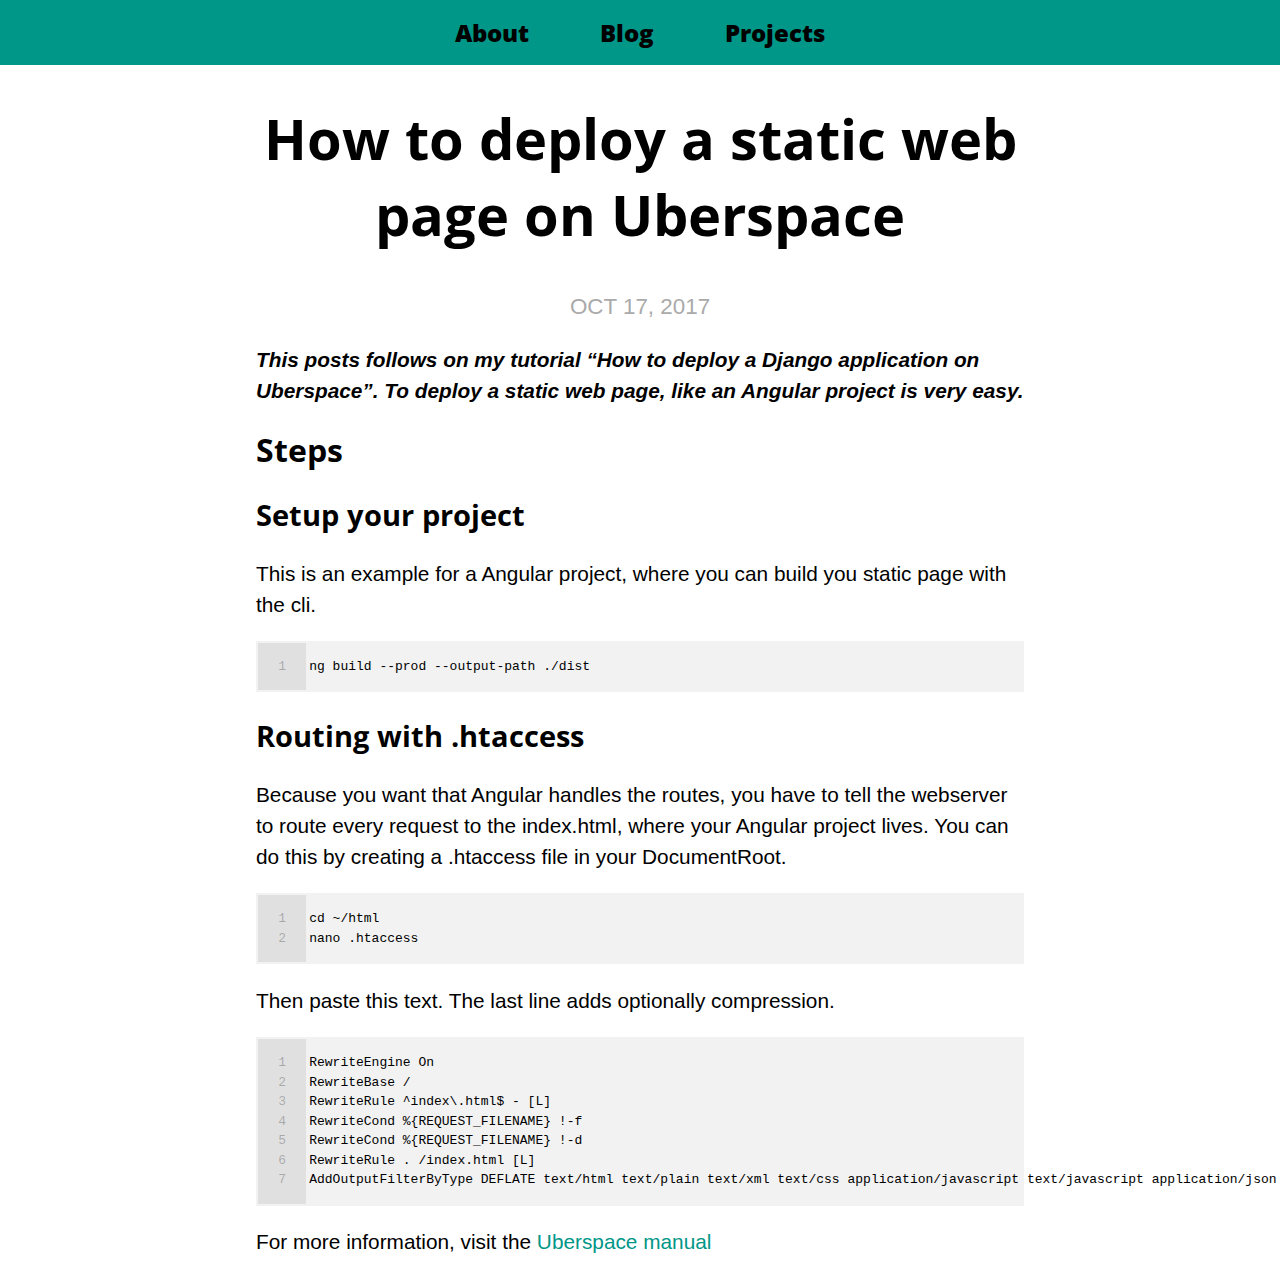
<file: web/2017/10/17/how-to-deploy-a-static-web-page-on-uberspace.html>
<!DOCTYPE html>
<html lang="en">

  <head>
  <meta charset="utf-8">
  <meta http-equiv="X-UA-Compatible" content="IE=edge">
  <meta name="viewport" content="width=device-width, initial-scale=1">
  <!-- Begin Jekyll SEO tag v2.4.0 -->
<title>How to deploy a static web page on Uberspace | hannesh</title>
<meta name="generator" content="Jekyll v3.7.2" />
<meta property="og:title" content="How to deploy a static web page on Uberspace" />
<meta property="og:locale" content="en_US" />
<meta name="description" content="This posts follows on my tutorial “How to deploy a Django application on Uberspace”. To deploy a static web page, like an Angular project is very easy." />
<meta property="og:description" content="This posts follows on my tutorial “How to deploy a Django application on Uberspace”. To deploy a static web page, like an Angular project is very easy." />
<link rel="canonical" href="https://hannesh.de/web/2017/10/17/how-to-deploy-a-static-web-page-on-uberspace.html" />
<meta property="og:url" content="https://hannesh.de/web/2017/10/17/how-to-deploy-a-static-web-page-on-uberspace.html" />
<meta property="og:site_name" content="hannesh" />
<meta property="og:type" content="article" />
<meta property="article:published_time" content="2017-10-17T16:46:54+02:00" />
<script type="application/ld+json">
{"@type":"BlogPosting","headline":"How to deploy a static web page on Uberspace","dateModified":"2017-10-17T16:46:54+02:00","datePublished":"2017-10-17T16:46:54+02:00","mainEntityOfPage":{"@type":"WebPage","@id":"https://hannesh.de/web/2017/10/17/how-to-deploy-a-static-web-page-on-uberspace.html"},"url":"https://hannesh.de/web/2017/10/17/how-to-deploy-a-static-web-page-on-uberspace.html","description":"This posts follows on my tutorial “How to deploy a Django application on Uberspace”. To deploy a static web page, like an Angular project is very easy.","@context":"http://schema.org"}</script>
<!-- End Jekyll SEO tag -->

<link href="https://fonts.googleapis.com/css?family=Open+Sans+Condensed:300,700" rel="stylesheet">
  <link rel="stylesheet" href="/assets/main.css">
  <link rel="alternate" type="application/rss+xml" title="hannesh" href="/feed.xml">

   <!-- Global site tag (gtag.js) - Google Analytics -->
<script async src="https://www.googletagmanager.com/gtag/js?id=UA-113921069-1"></script>
<script>
  window.dataLayer = window.dataLayer || [];
  function gtag(){dataLayer.push(arguments);}
  gtag('js', new Date());

  gtag('config', 'UA-113921069-1');
</script>



</head>


  <body>
    <main class="page-content" aria-label="Content">
      <div class="wrapper">
        <article class="post h-entry" itemscope itemtype="http://schema.org/BlogPosting">

  <header class="post-header">
    <h1 class="post-title p-name" itemprop="name headline">How to deploy a static web page on Uberspace</h1>
    <p class="post-meta">
      <time class="dt-published" datetime="2017-10-17T16:46:54+02:00" itemprop="datePublished">
        
        Oct 17, 2017
      </time>
      </p>
  </header>

  <div class="post-content e-content" itemprop="articleBody">
    <p class="abstract">This posts follows on my tutorial “How to deploy a Django application on Uberspace”.
To deploy a static web page, like an Angular project is very easy.</p>

<h1 id="steps">Steps</h1>
<h2 id="setup-your-project">Setup your project</h2>
<p>This is an example for a Angular project, where you can build you static page with the cli.</p>
<div class="highlighter-rouge"><div class="highlight"><pre class="highlight"><code><table class="rouge-table"><tbody><tr><td class="rouge-gutter gl"><pre class="lineno">1
</pre></td><td class="rouge-code"><pre>ng build --prod --output-path ./dist
</pre></td></tr></tbody></table></code></pre></div></div>

<h2 id="routing-with-htaccess">Routing with .htaccess</h2>
<p>Because you want that Angular handles the routes, you have to tell the webserver to route every request to the index.html, where your Angular project lives. You can do this by creating a .htaccess file in your DocumentRoot.</p>
<div class="highlighter-rouge"><div class="highlight"><pre class="highlight"><code><table class="rouge-table"><tbody><tr><td class="rouge-gutter gl"><pre class="lineno">1
2
</pre></td><td class="rouge-code"><pre>cd ~/html
nano .htaccess
</pre></td></tr></tbody></table></code></pre></div></div>

<p>Then paste this text. The last line adds optionally compression.</p>
<div class="highlighter-rouge"><div class="highlight"><pre class="highlight"><code><table class="rouge-table"><tbody><tr><td class="rouge-gutter gl"><pre class="lineno">1
2
3
4
5
6
7
</pre></td><td class="rouge-code"><pre>RewriteEngine On
RewriteBase /
RewriteRule ^index\.html$ - [L]
RewriteCond %{REQUEST_FILENAME} !-f
RewriteCond %{REQUEST_FILENAME} !-d
RewriteRule . /index.html [L]
AddOutputFilterByType DEFLATE text/html text/plain text/xml text/css application/javascript text/javascript application/json
</pre></td></tr></tbody></table></code></pre></div></div>

<p>For more information, visit the <a href="https://manual.uberspace.de/en/index.html">Uberspace manual</a></p>

  </div>

  

  <a class="u-url" href="/web/2017/10/17/how-to-deploy-a-static-web-page-on-uberspace.html" hidden></a>
</article>

      </div>
    </main>

    <nav>
        
    
 	
            
            
          
            
            
            <span class="nav_tile"><a class="page-link" href="/about/">About</a></span>
            
          
            
            
            <span class="nav_tile"><a class="page-link" href="/blog/">Blog</a></span>
            
          
            
            
          
            
            
            <span class="nav_tile"><a class="page-link" href="/projects/">Projects</a></span>
            
          
            
            
          
            
            
          
</nav>

  </body>

</html>
</file>
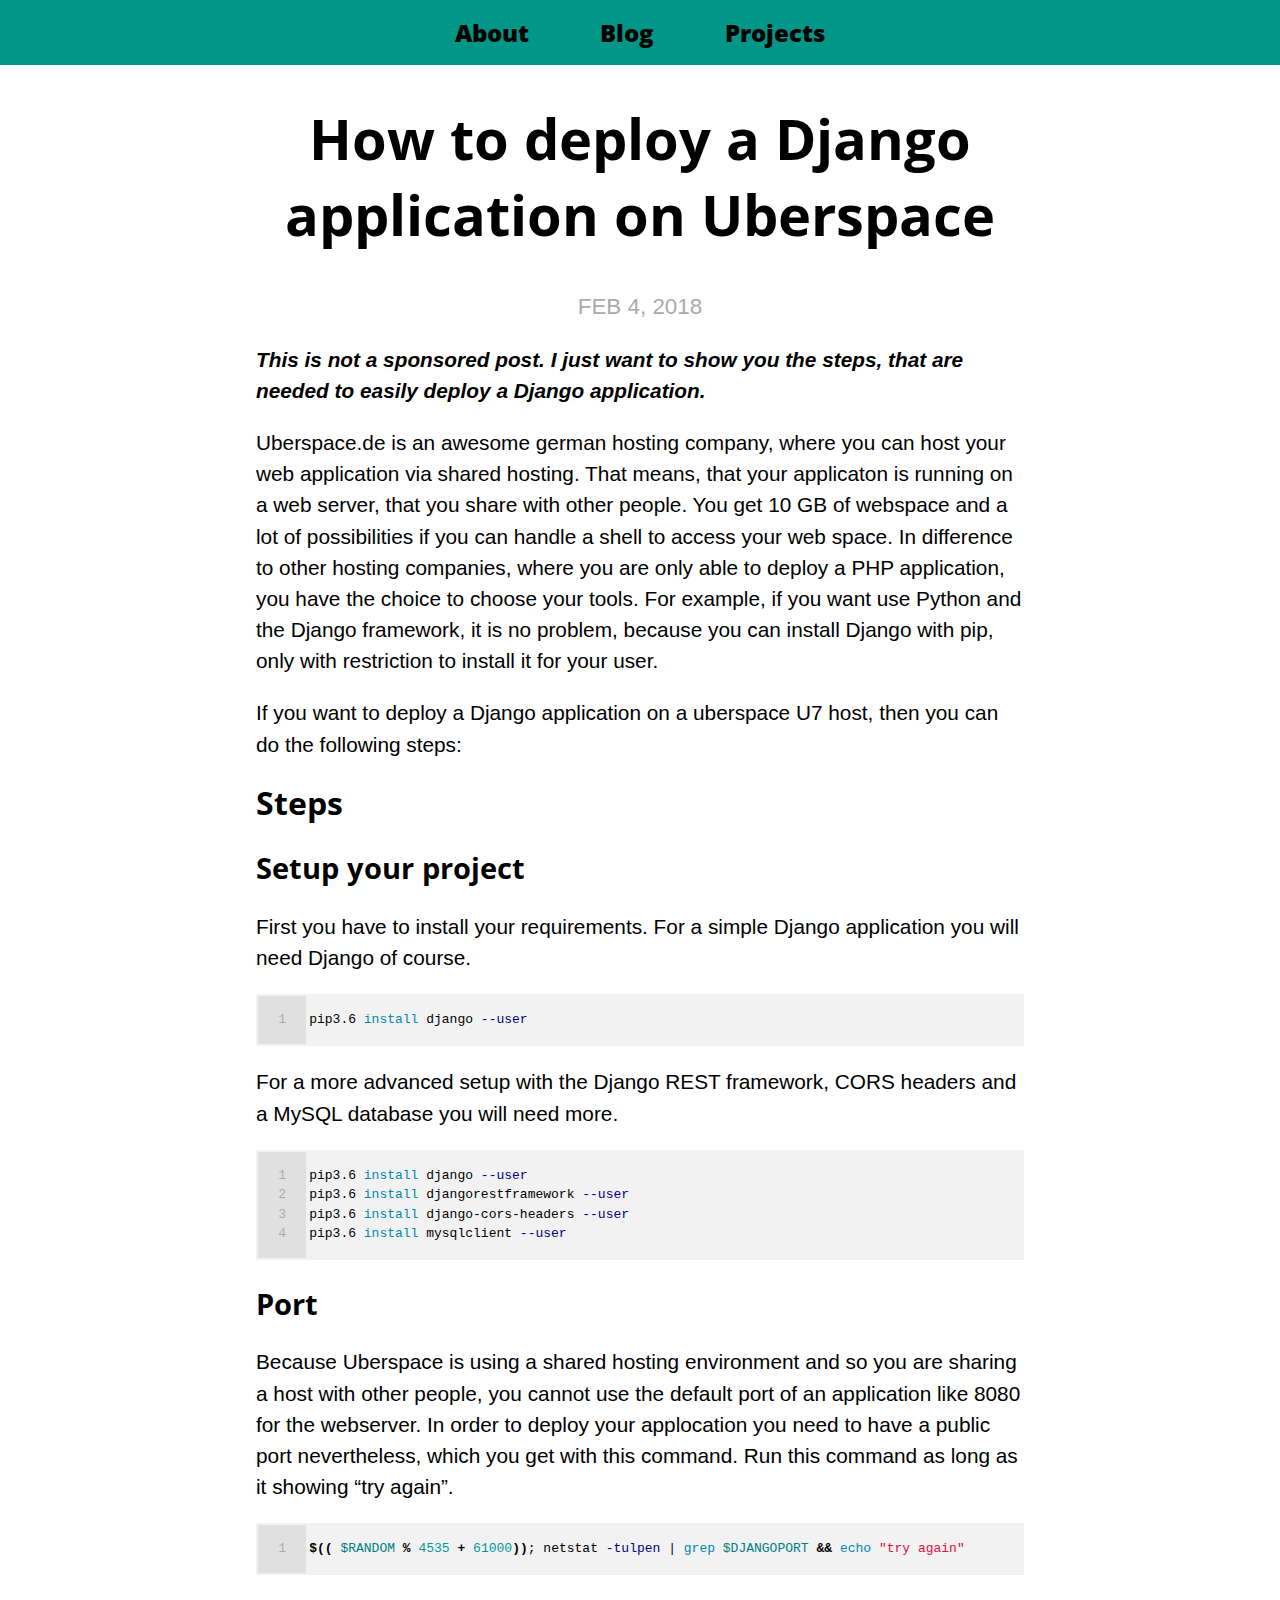
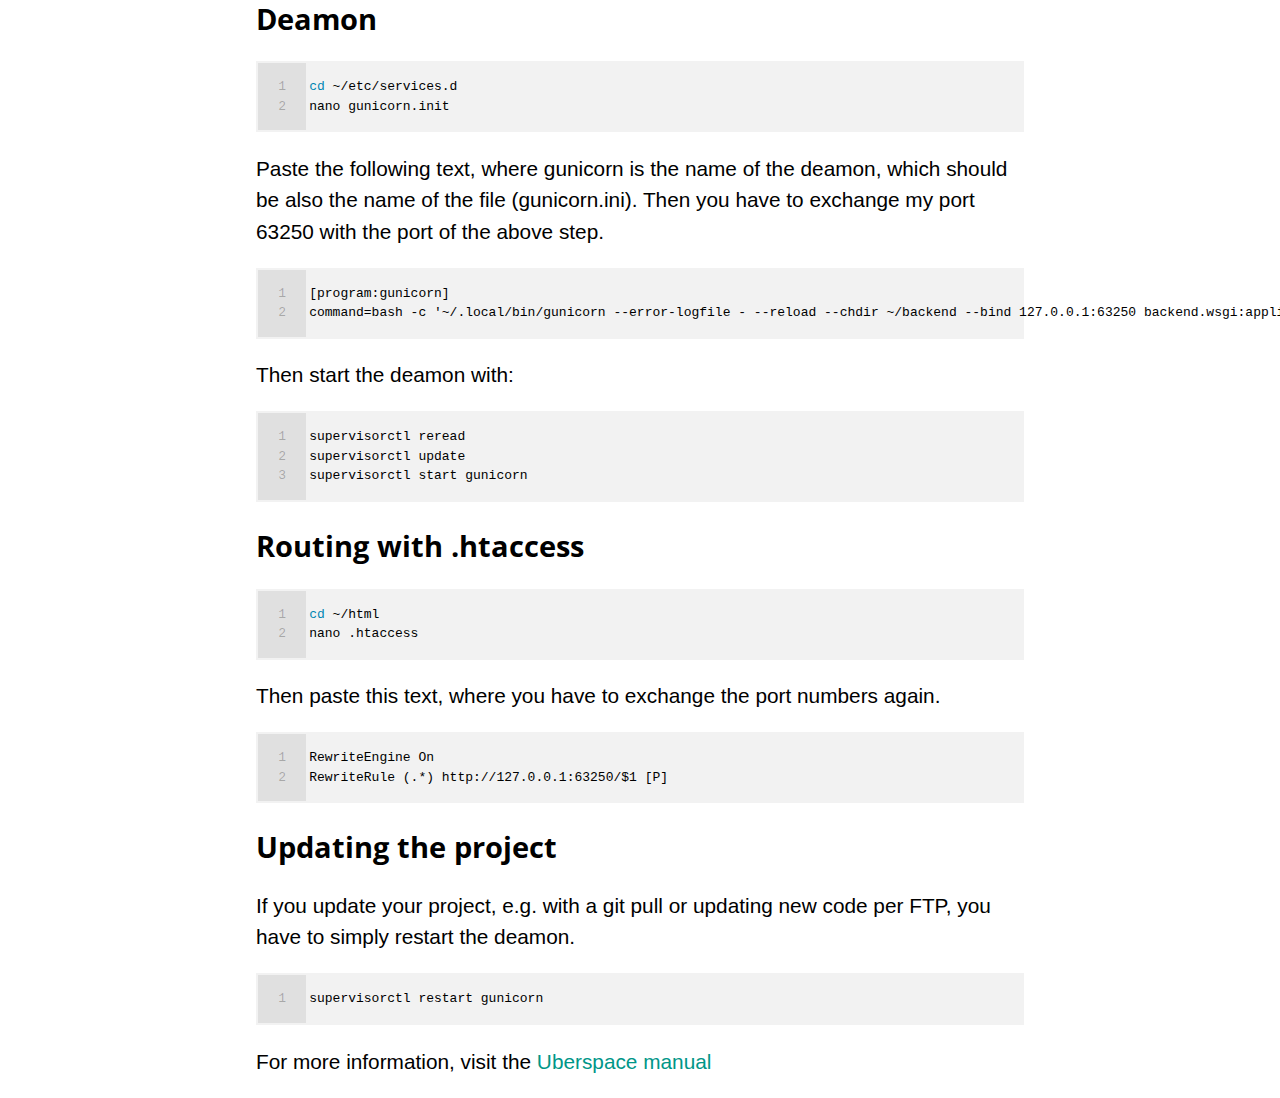
<file: web/2018/02/04/how-to-deploy-a-django-application-on-uberspace.html>
<!DOCTYPE html>
<html lang="en">

  <head>
  <meta charset="utf-8">
  <meta http-equiv="X-UA-Compatible" content="IE=edge">
  <meta name="viewport" content="width=device-width, initial-scale=1">
  <!-- Begin Jekyll SEO tag v2.4.0 -->
<title>How to deploy a Django application on Uberspace | hannesh</title>
<meta name="generator" content="Jekyll v3.7.2" />
<meta property="og:title" content="How to deploy a Django application on Uberspace" />
<meta property="og:locale" content="en_US" />
<meta name="description" content="This is not a sponsored post. I just want to show you the steps, that are needed to easily deploy a Django application." />
<meta property="og:description" content="This is not a sponsored post. I just want to show you the steps, that are needed to easily deploy a Django application." />
<link rel="canonical" href="https://hannesh.de/web/2018/02/04/how-to-deploy-a-django-application-on-uberspace.html" />
<meta property="og:url" content="https://hannesh.de/web/2018/02/04/how-to-deploy-a-django-application-on-uberspace.html" />
<meta property="og:site_name" content="hannesh" />
<meta property="og:type" content="article" />
<meta property="article:published_time" content="2018-02-04T12:16:52+01:00" />
<script type="application/ld+json">
{"@type":"BlogPosting","headline":"How to deploy a Django application on Uberspace","dateModified":"2018-02-04T12:16:52+01:00","datePublished":"2018-02-04T12:16:52+01:00","mainEntityOfPage":{"@type":"WebPage","@id":"https://hannesh.de/web/2018/02/04/how-to-deploy-a-django-application-on-uberspace.html"},"url":"https://hannesh.de/web/2018/02/04/how-to-deploy-a-django-application-on-uberspace.html","description":"This is not a sponsored post. I just want to show you the steps, that are needed to easily deploy a Django application.","@context":"http://schema.org"}</script>
<!-- End Jekyll SEO tag -->

<link href="https://fonts.googleapis.com/css?family=Open+Sans+Condensed:300,700" rel="stylesheet">
  <link rel="stylesheet" href="/assets/main.css">
  <link rel="alternate" type="application/rss+xml" title="hannesh" href="/feed.xml">

   <!-- Global site tag (gtag.js) - Google Analytics -->
<script async src="https://www.googletagmanager.com/gtag/js?id=UA-113921069-1"></script>
<script>
  window.dataLayer = window.dataLayer || [];
  function gtag(){dataLayer.push(arguments);}
  gtag('js', new Date());

  gtag('config', 'UA-113921069-1');
</script>



</head>


  <body>
    <main class="page-content" aria-label="Content">
      <div class="wrapper">
        <article class="post h-entry" itemscope itemtype="http://schema.org/BlogPosting">

  <header class="post-header">
    <h1 class="post-title p-name" itemprop="name headline">How to deploy a Django application on Uberspace</h1>
    <p class="post-meta">
      <time class="dt-published" datetime="2018-02-04T12:16:52+01:00" itemprop="datePublished">
        
        Feb 4, 2018
      </time>
      </p>
  </header>

  <div class="post-content e-content" itemprop="articleBody">
    <p class="abstract">This is not a sponsored post. I just want to show you the steps, that are needed to easily deploy a Django application.</p>

<p>Uberspace.de is an awesome german hosting company, where you can host your web application via shared hosting. That means, that your applicaton is running on a web server, that you share with other people. 
You get 10 GB of webspace and a lot of possibilities if you can handle a shell to access your web space. 
In difference to other hosting companies, where you are only able to deploy a PHP application, you have the choice to choose your tools. For example, if you want use Python and the Django framework, it is no problem, because you can install Django with pip, only with restriction to install it for your user.</p>

<p>If you want to deploy a Django application on a uberspace U7 host, then you can do the following steps:</p>

<h1 id="steps">Steps</h1>
<h2 id="setup-your-project">Setup your project</h2>
<p>First you have to install your requirements. For a simple Django application you will need Django of course.</p>
<div class="language-shell highlighter-rouge"><div class="highlight"><pre class="highlight"><code><table class="rouge-table"><tbody><tr><td class="rouge-gutter gl"><pre class="lineno">1
</pre></td><td class="rouge-code"><pre>pip3.6 <span class="nb">install </span>django <span class="nt">--user</span>
</pre></td></tr></tbody></table></code></pre></div></div>
<p>For a more advanced setup with the Django REST framework, CORS headers and a MySQL database you will need more.</p>
<div class="language-shell highlighter-rouge"><div class="highlight"><pre class="highlight"><code><table class="rouge-table"><tbody><tr><td class="rouge-gutter gl"><pre class="lineno">1
2
3
4
</pre></td><td class="rouge-code"><pre>pip3.6 <span class="nb">install </span>django <span class="nt">--user</span>
pip3.6 <span class="nb">install </span>djangorestframework <span class="nt">--user</span>
pip3.6 <span class="nb">install </span>django-cors-headers <span class="nt">--user</span>
pip3.6 <span class="nb">install </span>mysqlclient <span class="nt">--user</span>
</pre></td></tr></tbody></table></code></pre></div></div>

<h2 id="port">Port</h2>
<p>Because Uberspace is using a shared hosting environment and so you are sharing a host with other people, you cannot use the default port of an application like 8080 for the webserver. In order to deploy your applocation you need to have a public port nevertheless, which you get with this command. Run this command as long as it showing “try again”.</p>
<div class="language-shell highlighter-rouge"><div class="highlight"><pre class="highlight"><code><table class="rouge-table"><tbody><tr><td class="rouge-gutter gl"><pre class="lineno">1
</pre></td><td class="rouge-code"><pre><span class="k">$((</span> <span class="nv">$RANDOM</span> <span class="o">%</span> <span class="m">4535</span> <span class="o">+</span> <span class="m">61000</span><span class="k">))</span><span class="p">;</span> netstat <span class="nt">-tulpen</span> | <span class="nb">grep</span> <span class="nv">$DJANGOPORT</span> <span class="o">&amp;&amp;</span> <span class="nb">echo</span> <span class="s2">"try again"</span>
</pre></td></tr></tbody></table></code></pre></div></div>

<h2 id="deamon">Deamon</h2>
<div class="language-shell highlighter-rouge"><div class="highlight"><pre class="highlight"><code><table class="rouge-table"><tbody><tr><td class="rouge-gutter gl"><pre class="lineno">1
2
</pre></td><td class="rouge-code"><pre><span class="nb">cd</span> ~/etc/services.d
nano gunicorn.init
</pre></td></tr></tbody></table></code></pre></div></div>

<p>Paste the following text, where gunicorn is the name of the deamon, which should be also the name of the file (gunicorn.ini). Then you have to exchange my port 63250 with the port of the above step.</p>
<div class="highlighter-rouge"><div class="highlight"><pre class="highlight"><code><table class="rouge-table"><tbody><tr><td class="rouge-gutter gl"><pre class="lineno">1
2
</pre></td><td class="rouge-code"><pre>[program:gunicorn]
command=bash -c '~/.local/bin/gunicorn --error-logfile - --reload --chdir ~/backend --bind 127.0.0.1:63250 backend.wsgi:application'
</pre></td></tr></tbody></table></code></pre></div></div>

<p>Then start the deamon with:</p>
<div class="language-shell highlighter-rouge"><div class="highlight"><pre class="highlight"><code><table class="rouge-table"><tbody><tr><td class="rouge-gutter gl"><pre class="lineno">1
2
3
</pre></td><td class="rouge-code"><pre>supervisorctl reread
supervisorctl update
supervisorctl start gunicorn
</pre></td></tr></tbody></table></code></pre></div></div>

<h2 id="routing-with-htaccess">Routing with .htaccess</h2>
<div class="language-shell highlighter-rouge"><div class="highlight"><pre class="highlight"><code><table class="rouge-table"><tbody><tr><td class="rouge-gutter gl"><pre class="lineno">1
2
</pre></td><td class="rouge-code"><pre><span class="nb">cd</span> ~/html
nano .htaccess
</pre></td></tr></tbody></table></code></pre></div></div>

<p>Then paste this text, where you have to exchange the port numbers again.</p>
<div class="highlighter-rouge"><div class="highlight"><pre class="highlight"><code><table class="rouge-table"><tbody><tr><td class="rouge-gutter gl"><pre class="lineno">1
2
</pre></td><td class="rouge-code"><pre>RewriteEngine On
RewriteRule (.*) http://127.0.0.1:63250/$1 [P]
</pre></td></tr></tbody></table></code></pre></div></div>

<h2 id="updating-the-project">Updating the project</h2>
<p>If you update your project, e.g. with a git pull or updating new code per FTP, you have to simply restart the deamon.</p>
<div class="highlighter-rouge"><div class="highlight"><pre class="highlight"><code><table class="rouge-table"><tbody><tr><td class="rouge-gutter gl"><pre class="lineno">1
</pre></td><td class="rouge-code"><pre>supervisorctl restart gunicorn
</pre></td></tr></tbody></table></code></pre></div></div>

<p>For more information, visit the <a href="https://manual.uberspace.de/en/index.html">Uberspace manual</a></p>

  </div>

  

  <a class="u-url" href="/web/2018/02/04/how-to-deploy-a-django-application-on-uberspace.html" hidden></a>
</article>

      </div>
    </main>

    <nav>
        
    
 	
            
            
          
            
            
            <span class="nav_tile"><a class="page-link" href="/about/">About</a></span>
            
          
            
            
            <span class="nav_tile"><a class="page-link" href="/blog/">Blog</a></span>
            
          
            
            
          
            
            
            <span class="nav_tile"><a class="page-link" href="/projects/">Projects</a></span>
            
          
            
            
          
            
            
          
</nav>

  </body>

</html>
</file>
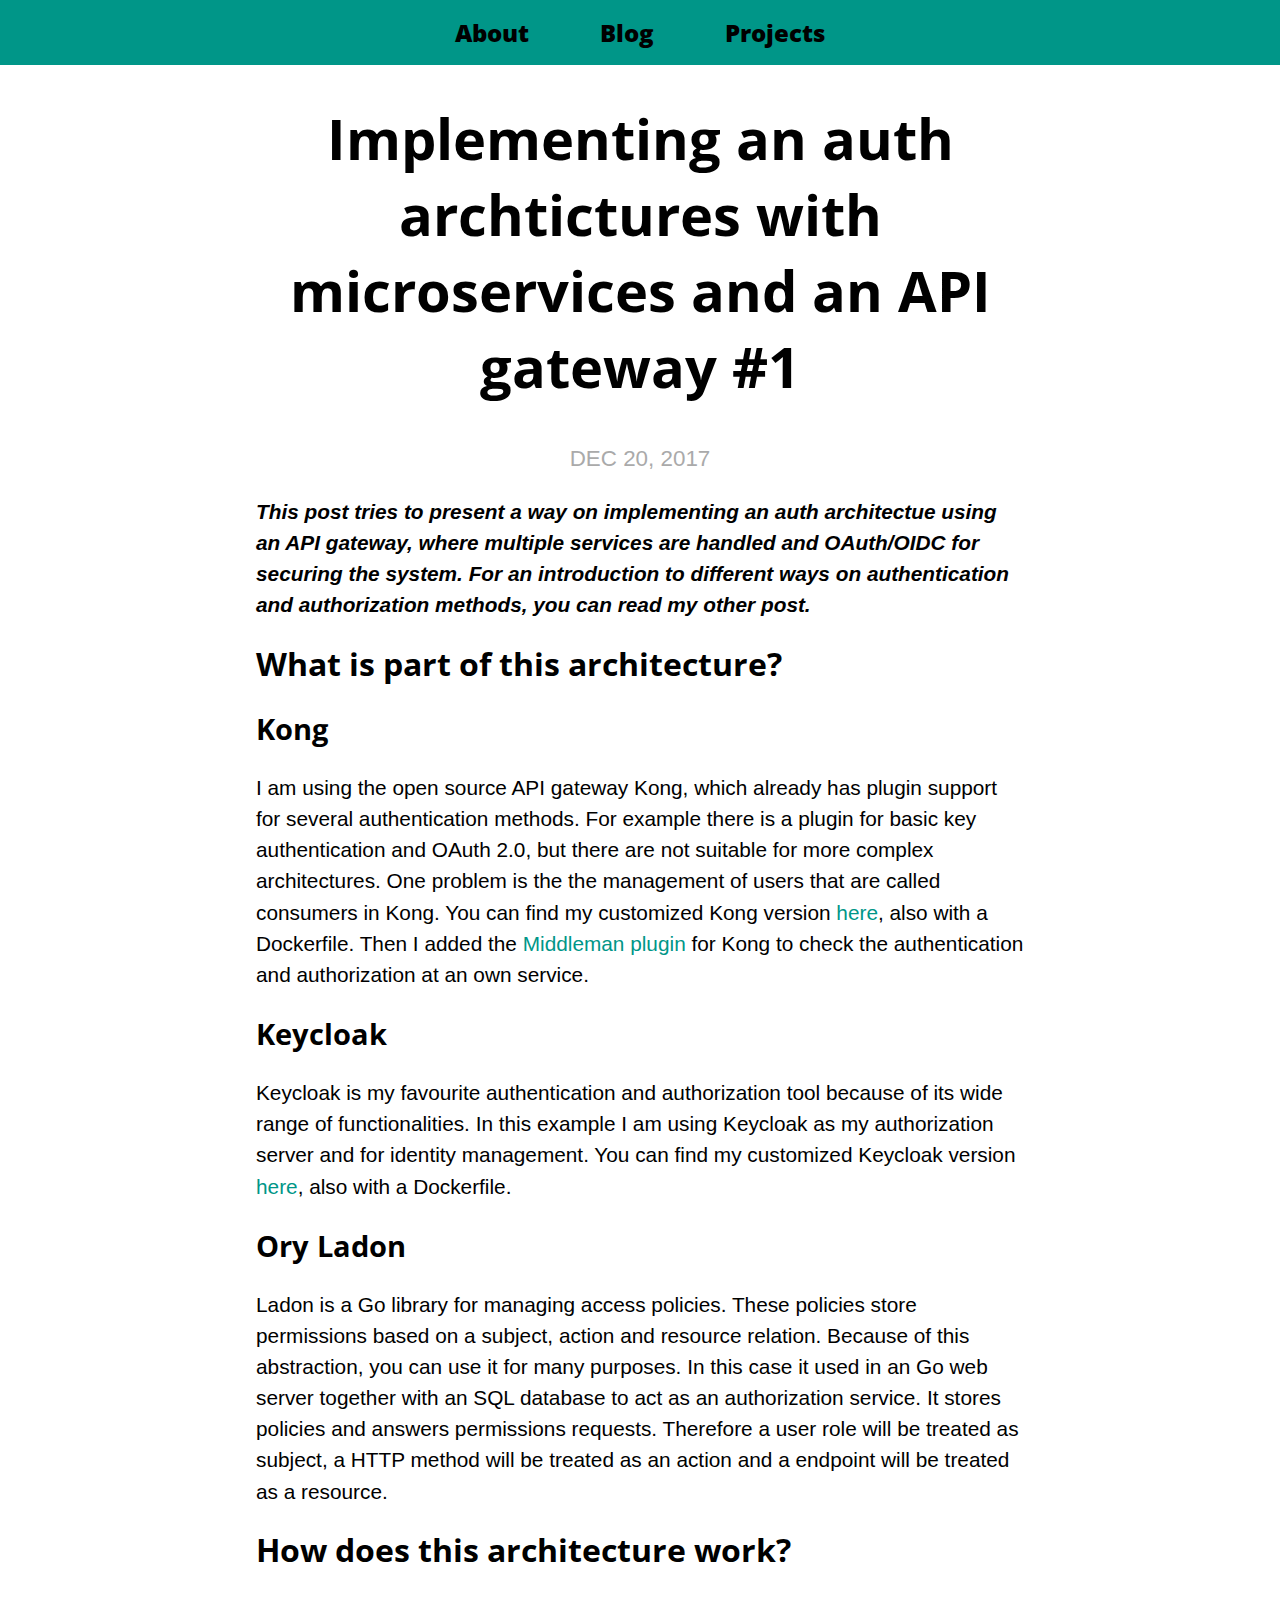
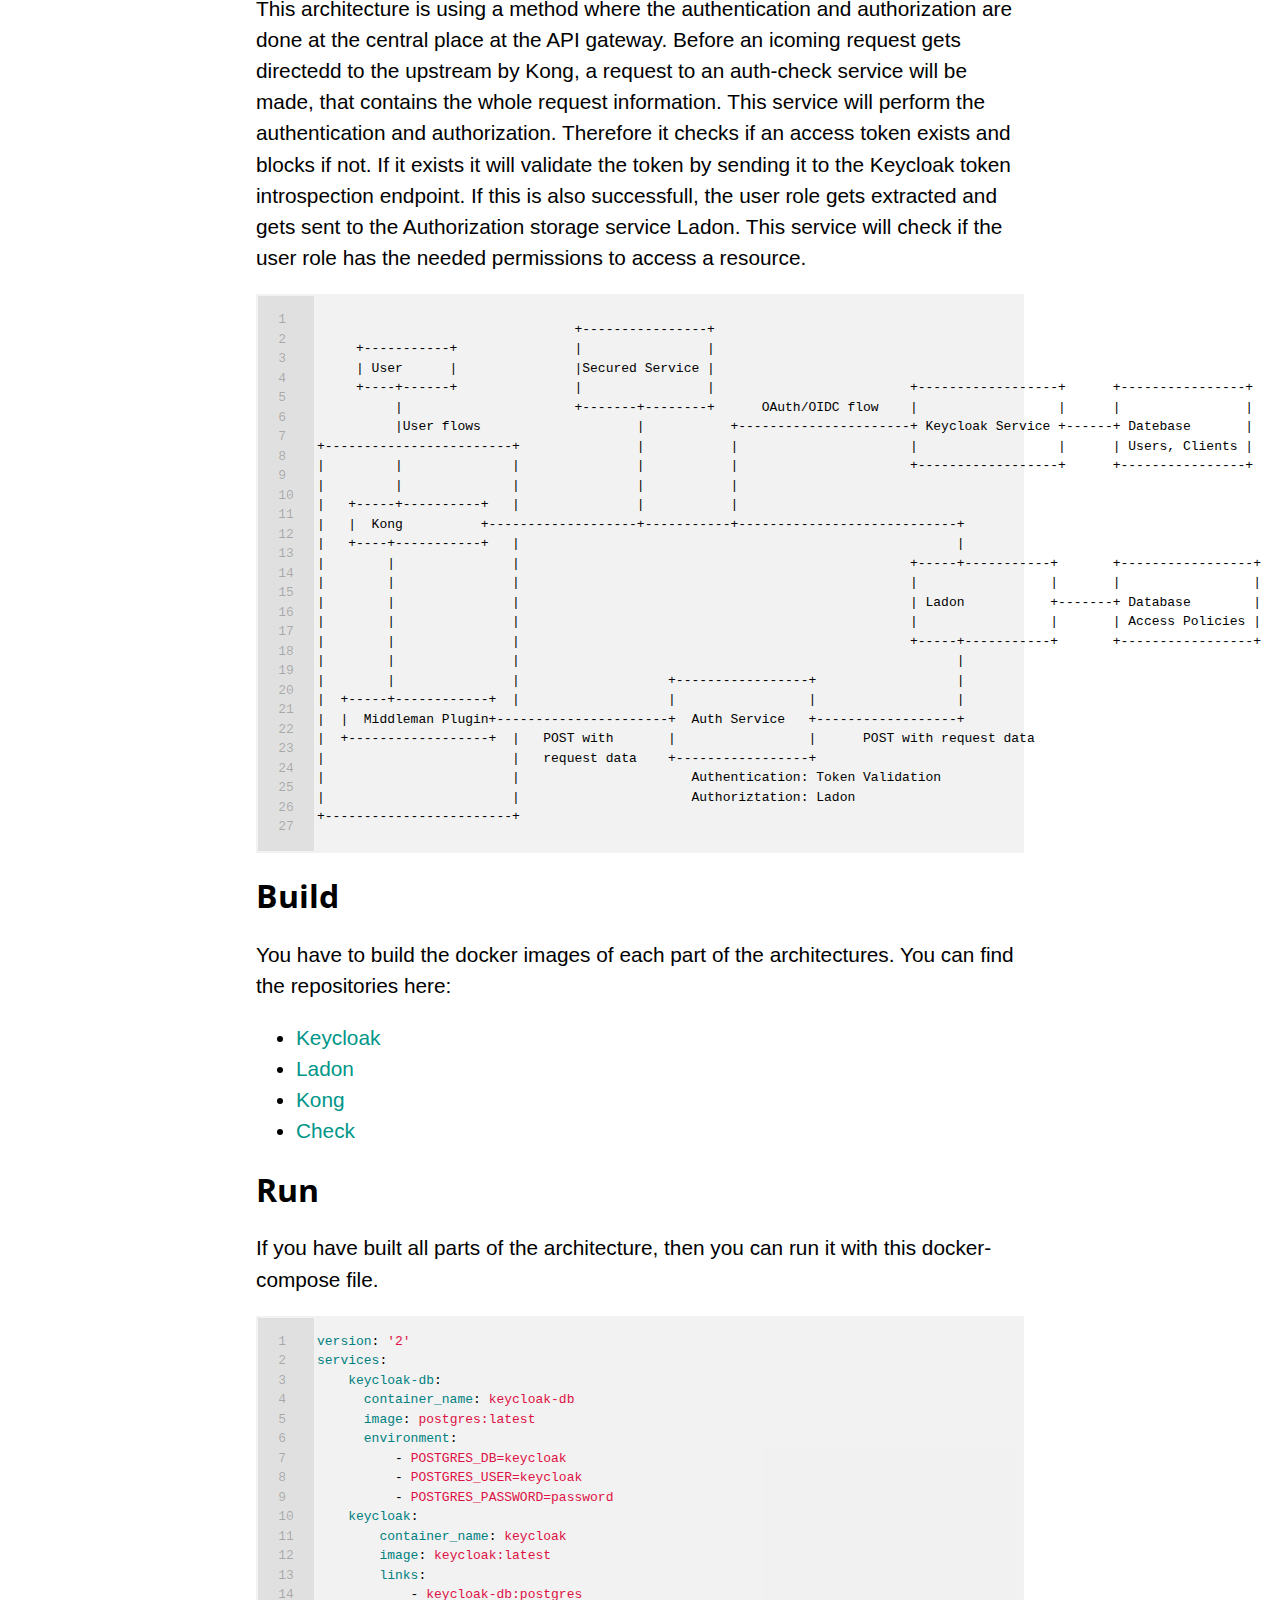
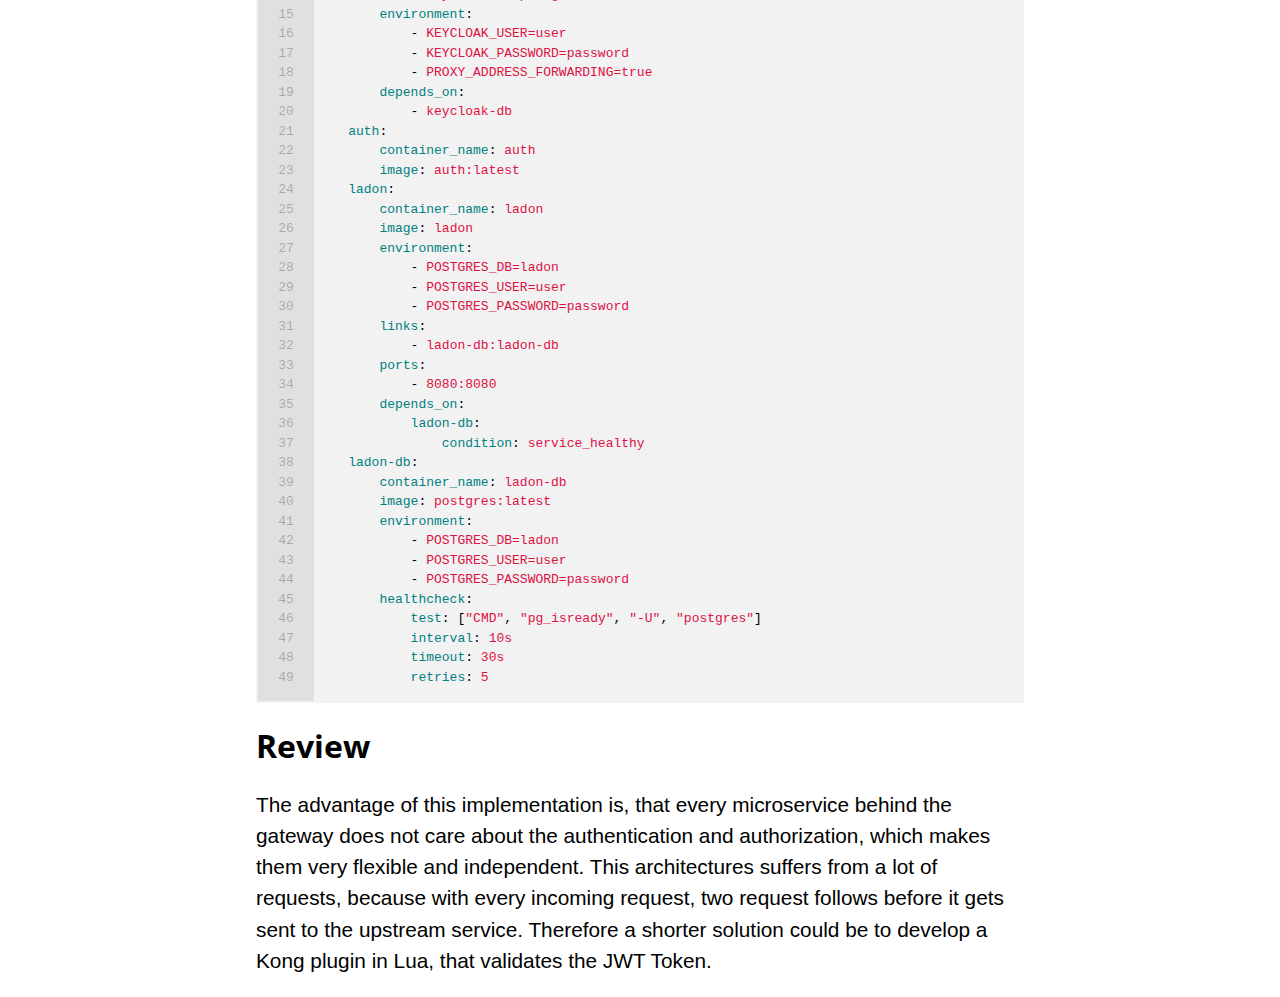
<file: web/security/2017/12/20/implementing-an-auth-architecture-with-microservices-and-an-api-gateway-1.html>
<!DOCTYPE html>
<html lang="en">

  <head>
  <meta charset="utf-8">
  <meta http-equiv="X-UA-Compatible" content="IE=edge">
  <meta name="viewport" content="width=device-width, initial-scale=1">
  <!-- Begin Jekyll SEO tag v2.4.0 -->
<title>Implementing an auth archtictures with microservices and an API gateway #1 | hannesh</title>
<meta name="generator" content="Jekyll v3.7.2" />
<meta property="og:title" content="Implementing an auth archtictures with microservices and an API gateway #1" />
<meta property="og:locale" content="en_US" />
<meta name="description" content="This post tries to present a way on implementing an auth architectue using an API gateway, where multiple services are handled and OAuth/OIDC for securing the system. For an introduction to different ways on authentication and authorization methods, you can read my other post." />
<meta property="og:description" content="This post tries to present a way on implementing an auth architectue using an API gateway, where multiple services are handled and OAuth/OIDC for securing the system. For an introduction to different ways on authentication and authorization methods, you can read my other post." />
<link rel="canonical" href="https://hannesh.de/web/security/2017/12/20/implementing-an-auth-architecture-with-microservices-and-an-api-gateway-1.html" />
<meta property="og:url" content="https://hannesh.de/web/security/2017/12/20/implementing-an-auth-architecture-with-microservices-and-an-api-gateway-1.html" />
<meta property="og:site_name" content="hannesh" />
<meta property="og:type" content="article" />
<meta property="article:published_time" content="2017-12-20T21:46:54+01:00" />
<script type="application/ld+json">
{"@type":"BlogPosting","headline":"Implementing an auth archtictures with microservices and an API gateway #1","dateModified":"2017-12-20T21:46:54+01:00","datePublished":"2017-12-20T21:46:54+01:00","mainEntityOfPage":{"@type":"WebPage","@id":"https://hannesh.de/web/security/2017/12/20/implementing-an-auth-architecture-with-microservices-and-an-api-gateway-1.html"},"url":"https://hannesh.de/web/security/2017/12/20/implementing-an-auth-architecture-with-microservices-and-an-api-gateway-1.html","description":"This post tries to present a way on implementing an auth architectue using an API gateway, where multiple services are handled and OAuth/OIDC for securing the system. For an introduction to different ways on authentication and authorization methods, you can read my other post.","@context":"http://schema.org"}</script>
<!-- End Jekyll SEO tag -->

<link href="https://fonts.googleapis.com/css?family=Open+Sans+Condensed:300,700" rel="stylesheet">
  <link rel="stylesheet" href="/assets/main.css">
  <link rel="alternate" type="application/rss+xml" title="hannesh" href="/feed.xml">

   <!-- Global site tag (gtag.js) - Google Analytics -->
<script async src="https://www.googletagmanager.com/gtag/js?id=UA-113921069-1"></script>
<script>
  window.dataLayer = window.dataLayer || [];
  function gtag(){dataLayer.push(arguments);}
  gtag('js', new Date());

  gtag('config', 'UA-113921069-1');
</script>



</head>


  <body>
    <main class="page-content" aria-label="Content">
      <div class="wrapper">
        <article class="post h-entry" itemscope itemtype="http://schema.org/BlogPosting">

  <header class="post-header">
    <h1 class="post-title p-name" itemprop="name headline">Implementing an auth archtictures with microservices and an API gateway #1</h1>
    <p class="post-meta">
      <time class="dt-published" datetime="2017-12-20T21:46:54+01:00" itemprop="datePublished">
        
        Dec 20, 2017
      </time>
      </p>
  </header>

  <div class="post-content e-content" itemprop="articleBody">
    <p class="abstract">This post tries to present a way on implementing an auth architectue using an API gateway, where multiple services are handled and OAuth/OIDC for securing the system. For an introduction to different ways on authentication and authorization methods, you can read my other post.</p>

<h1 id="what-is-part-of-this-architecture">What is part of this architecture?</h1>

<h2 id="kong">Kong</h2>
<p>I am using the open source API gateway Kong, which already has plugin support for several authentication methods. For example there is a plugin for basic key authentication and OAuth 2.0, but there are not suitable for more complex architectures. One problem is the the management of users that are called consumers in Kong.
You can find my customized Kong version <a href="https://github.com/hahahannes/auth-kong">here</a>, also with a Dockerfile.
Then I added the <a href="https://github.com/pantsel/kong-middleman-plugin">Middleman plugin</a> for Kong to check the authentication and authorization at an own service.</p>

<h2 id="keycloak">Keycloak</h2>
<p>Keycloak is my favourite authentication and authorization tool because of its wide range of functionalities. In this example I am using Keycloak as my authorization server and for identity management.
You can find my customized Keycloak version <a href="https://github.com/hahahannes/auth-keycloak">here</a>, also with a Dockerfile.</p>

<h2 id="ory-ladon">Ory Ladon</h2>
<p>Ladon is a Go library for managing access policies. These policies store permissions based on a subject, action and resource relation. Because of this abstraction, you can use it for many purposes. In this case it used in an Go web server together with an SQL database to act as an authorization service. It stores policies and answers permissions requests. Therefore a user role will be treated as subject, a HTTP method will be treated as an action and a endpoint will be treated as a resource.</p>

<h1 id="how-does-this-architecture-work">How does this architecture work?</h1>
<p>This architecture is using a method where the authentication and authorization are done at the central place at the API gateway. Before an icoming request gets directedd to the upstream by Kong, a request to an auth-check service will be made, that contains the whole request information. This service will perform the authentication and authorization. Therefore it checks if an access token exists and blocks if not. If it exists it will validate the token by sending it to the Keycloak token introspection endpoint. If this is also successfull, the user role gets extracted and gets sent to the Authorization storage service Ladon. This service will check if the user role has the needed permissions to access a resource.</p>

<div class="highlighter-rouge"><div class="highlight"><pre class="highlight"><code><table class="rouge-table"><tbody><tr><td class="rouge-gutter gl"><pre class="lineno">1
2
3
4
5
6
7
8
9
10
11
12
13
14
15
16
17
18
19
20
21
22
23
24
25
26
27
</pre></td><td class="rouge-code"><pre>
                                 +----------------+
     +-----------+               |                |
     | User      |               |Secured Service |
     +----+------+               |                |                         +------------------+      +----------------+
          |                      +-------+--------+      OAuth/OIDC flow    |                  |      |                |
          |User flows                    |           +----------------------+ Keycloak Service +------+ Datebase       |
+------------------------+               |           |                      |                  |      | Users, Clients |
|         |              |               |           |                      +------------------+      +----------------+
|         |              |               |           |
|   +-----+----------+   |               |           |
|   |  Kong          +-------------------+-----------+----------------------------+
|   +----+-----------+   |                                                        |
|        |               |                                                  +-----+-----------+       +-----------------+
|        |               |                                                  |                 |       |                 |
|        |               |                                                  | Ladon           +-------+ Database        |
|        |               |                                                  |                 |       | Access Policies |
|        |               |                                                  +-----+-----------+       +-----------------+
|        |               |                                                        |
|        |               |                   +-----------------+                  |
|  +-----+------------+  |                   |                 |                  |
|  |  Middleman Plugin+----------------------+  Auth Service   +------------------+
|  +------------------+  |   POST with       |                 |      POST with request data
|                        |   request data    +-----------------+
|                        |                      Authentication: Token Validation
|                        |                      Authoriztation: Ladon
+------------------------+
</pre></td></tr></tbody></table></code></pre></div></div>

<h1 id="build">Build</h1>
<p>You have to build the docker images of each part of the architectures.
You can find the repositories here:</p>
<ul>
  <li><a href="https://github.com/hahahannes/auth-keycloak">Keycloak</a></li>
  <li><a href="https://github.com/hahahannes/auth-ladon">Ladon</a></li>
  <li><a href="https://github.com/hahahannes/auth-kong">Kong</a></li>
  <li><a href="https://github.com/hahahannes/auth-check">Check</a></li>
</ul>

<h1 id="run">Run</h1>
<p>If you have built all parts of the architecture, then you can run it with this docker-compose file.</p>
<div class="language-yaml highlighter-rouge"><div class="highlight"><pre class="highlight"><code><table class="rouge-table"><tbody><tr><td class="rouge-gutter gl"><pre class="lineno">1
2
3
4
5
6
7
8
9
10
11
12
13
14
15
16
17
18
19
20
21
22
23
24
25
26
27
28
29
30
31
32
33
34
35
36
37
38
39
40
41
42
43
44
45
46
47
48
49
</pre></td><td class="rouge-code"><pre><span class="na">version</span><span class="pi">:</span> <span class="s1">'</span><span class="s">2'</span>
<span class="na">services</span><span class="pi">:</span>
    <span class="na">keycloak-db</span><span class="pi">:</span>
      <span class="na">container_name</span><span class="pi">:</span> <span class="s">keycloak-db</span>
      <span class="na">image</span><span class="pi">:</span> <span class="s">postgres:latest</span>
      <span class="na">environment</span><span class="pi">:</span>
          <span class="pi">-</span> <span class="s">POSTGRES_DB=keycloak</span>
          <span class="pi">-</span> <span class="s">POSTGRES_USER=keycloak</span>
          <span class="pi">-</span> <span class="s">POSTGRES_PASSWORD=password</span>
    <span class="na">keycloak</span><span class="pi">:</span>
        <span class="na">container_name</span><span class="pi">:</span> <span class="s">keycloak</span>
        <span class="na">image</span><span class="pi">:</span> <span class="s">keycloak:latest</span>
        <span class="na">links</span><span class="pi">:</span>
            <span class="pi">-</span> <span class="s">keycloak-db:postgres</span>
        <span class="na">environment</span><span class="pi">:</span>
            <span class="pi">-</span> <span class="s">KEYCLOAK_USER=user</span>
            <span class="pi">-</span> <span class="s">KEYCLOAK_PASSWORD=password</span>
            <span class="pi">-</span> <span class="s">PROXY_ADDRESS_FORWARDING=true</span>
        <span class="na">depends_on</span><span class="pi">:</span>
            <span class="pi">-</span> <span class="s">keycloak-db</span>
    <span class="na">auth</span><span class="pi">:</span>
        <span class="na">container_name</span><span class="pi">:</span> <span class="s">auth</span>
        <span class="na">image</span><span class="pi">:</span> <span class="s">auth:latest</span>
    <span class="na">ladon</span><span class="pi">:</span>
        <span class="na">container_name</span><span class="pi">:</span> <span class="s">ladon</span>
        <span class="na">image</span><span class="pi">:</span> <span class="s">ladon</span>
        <span class="na">environment</span><span class="pi">:</span>
            <span class="pi">-</span> <span class="s">POSTGRES_DB=ladon</span>
            <span class="pi">-</span> <span class="s">POSTGRES_USER=user</span>
            <span class="pi">-</span> <span class="s">POSTGRES_PASSWORD=password</span>
        <span class="na">links</span><span class="pi">:</span>
            <span class="pi">-</span> <span class="s">ladon-db:ladon-db</span>
        <span class="na">ports</span><span class="pi">:</span>
            <span class="pi">-</span> <span class="s">8080:8080</span>
        <span class="na">depends_on</span><span class="pi">:</span>
            <span class="na">ladon-db</span><span class="pi">:</span>
                <span class="na">condition</span><span class="pi">:</span> <span class="s">service_healthy</span>
    <span class="na">ladon-db</span><span class="pi">:</span>
        <span class="na">container_name</span><span class="pi">:</span> <span class="s">ladon-db</span>
        <span class="na">image</span><span class="pi">:</span> <span class="s">postgres:latest</span>
        <span class="na">environment</span><span class="pi">:</span>
            <span class="pi">-</span> <span class="s">POSTGRES_DB=ladon</span>
            <span class="pi">-</span> <span class="s">POSTGRES_USER=user</span>
            <span class="pi">-</span> <span class="s">POSTGRES_PASSWORD=password</span>
        <span class="na">healthcheck</span><span class="pi">:</span>
            <span class="na">test</span><span class="pi">:</span> <span class="pi">[</span><span class="s2">"</span><span class="s">CMD"</span><span class="pi">,</span> <span class="s2">"</span><span class="s">pg_isready"</span><span class="pi">,</span> <span class="s2">"</span><span class="s">-U"</span><span class="pi">,</span> <span class="s2">"</span><span class="s">postgres"</span><span class="pi">]</span>
            <span class="na">interval</span><span class="pi">:</span> <span class="s">10s</span>
            <span class="na">timeout</span><span class="pi">:</span> <span class="s">30s</span>
            <span class="na">retries</span><span class="pi">:</span> <span class="s">5</span>
</pre></td></tr></tbody></table></code></pre></div></div>

<h1 id="review">Review</h1>
<p>The advantage of this implementation is, that every microservice behind the gateway does not care about the authentication and authorization, which makes them very flexible and independent.
This architectures suffers from a lot of requests, because with every incoming request, two request follows before it gets sent to the upstream service.
Therefore a shorter solution could be to develop a Kong plugin in Lua, that validates the JWT Token.</p>

  </div>

  

  <a class="u-url" href="/web/security/2017/12/20/implementing-an-auth-architecture-with-microservices-and-an-api-gateway-1.html" hidden></a>
</article>

      </div>
    </main>

    <nav>
        
    
 	
            
            
          
            
            
            <span class="nav_tile"><a class="page-link" href="/about/">About</a></span>
            
          
            
            
            <span class="nav_tile"><a class="page-link" href="/blog/">Blog</a></span>
            
          
            
            
          
            
            
            <span class="nav_tile"><a class="page-link" href="/projects/">Projects</a></span>
            
          
            
            
          
            
            
          
</nav>

  </body>

</html>
</file>
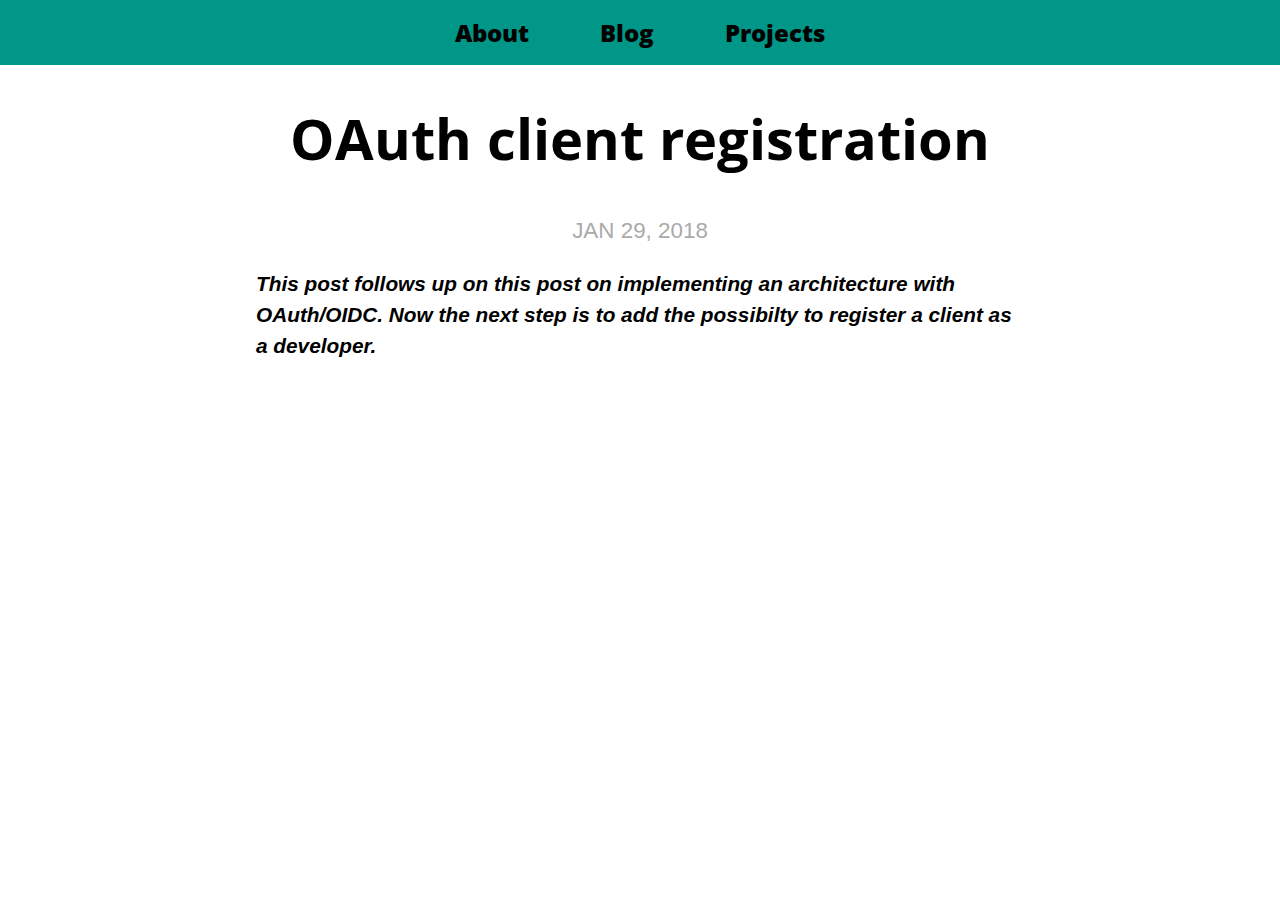
<file: web/security/2018/01/29/oauth-clients.html>
<!DOCTYPE html>
<html lang="en">

  <head>
  <meta charset="utf-8">
  <meta http-equiv="X-UA-Compatible" content="IE=edge">
  <meta name="viewport" content="width=device-width, initial-scale=1">
  <!-- Begin Jekyll SEO tag v2.4.0 -->
<title>OAuth client registration | hannesh</title>
<meta name="generator" content="Jekyll v3.7.2" />
<meta property="og:title" content="OAuth client registration" />
<meta property="og:locale" content="en_US" />
<meta name="description" content="This post follows up on this post on implementing an architecture with OAuth/OIDC. Now the next step is to add the possibilty to register a client as a developer." />
<meta property="og:description" content="This post follows up on this post on implementing an architecture with OAuth/OIDC. Now the next step is to add the possibilty to register a client as a developer." />
<link rel="canonical" href="https://hannesh.de/web/security/2018/01/29/oauth-clients.html" />
<meta property="og:url" content="https://hannesh.de/web/security/2018/01/29/oauth-clients.html" />
<meta property="og:site_name" content="hannesh" />
<meta property="og:type" content="article" />
<meta property="article:published_time" content="2018-01-29T21:46:54+01:00" />
<script type="application/ld+json">
{"@type":"BlogPosting","headline":"OAuth client registration","dateModified":"2018-01-29T21:46:54+01:00","datePublished":"2018-01-29T21:46:54+01:00","mainEntityOfPage":{"@type":"WebPage","@id":"https://hannesh.de/web/security/2018/01/29/oauth-clients.html"},"url":"https://hannesh.de/web/security/2018/01/29/oauth-clients.html","description":"This post follows up on this post on implementing an architecture with OAuth/OIDC. Now the next step is to add the possibilty to register a client as a developer.","@context":"http://schema.org"}</script>
<!-- End Jekyll SEO tag -->

<link href="https://fonts.googleapis.com/css?family=Open+Sans+Condensed:300,700" rel="stylesheet">
  <link rel="stylesheet" href="/assets/main.css">
  <link rel="alternate" type="application/rss+xml" title="hannesh" href="/feed.xml">

   <!-- Global site tag (gtag.js) - Google Analytics -->
<script async src="https://www.googletagmanager.com/gtag/js?id=UA-113921069-1"></script>
<script>
  window.dataLayer = window.dataLayer || [];
  function gtag(){dataLayer.push(arguments);}
  gtag('js', new Date());

  gtag('config', 'UA-113921069-1');
</script>



</head>


  <body>
    <main class="page-content" aria-label="Content">
      <div class="wrapper">
        <article class="post h-entry" itemscope itemtype="http://schema.org/BlogPosting">

  <header class="post-header">
    <h1 class="post-title p-name" itemprop="name headline">OAuth client registration</h1>
    <p class="post-meta">
      <time class="dt-published" datetime="2018-01-29T21:46:54+01:00" itemprop="datePublished">
        
        Jan 29, 2018
      </time>
      </p>
  </header>

  <div class="post-content e-content" itemprop="articleBody">
    <p class="abstract">This post follows up on this post on implementing an architecture with OAuth/OIDC. Now the next step is to add the possibilty to register a client as a developer.</p>


  </div>

  

  <a class="u-url" href="/web/security/2018/01/29/oauth-clients.html" hidden></a>
</article>

      </div>
    </main>

    <nav>
        
    
 	
            
            
          
            
            
            <span class="nav_tile"><a class="page-link" href="/about/">About</a></span>
            
          
            
            
            <span class="nav_tile"><a class="page-link" href="/blog/">Blog</a></span>
            
          
            
            
          
            
            
            <span class="nav_tile"><a class="page-link" href="/projects/">Projects</a></span>
            
          
            
            
          
            
            
          
</nav>

  </body>

</html>
</file>
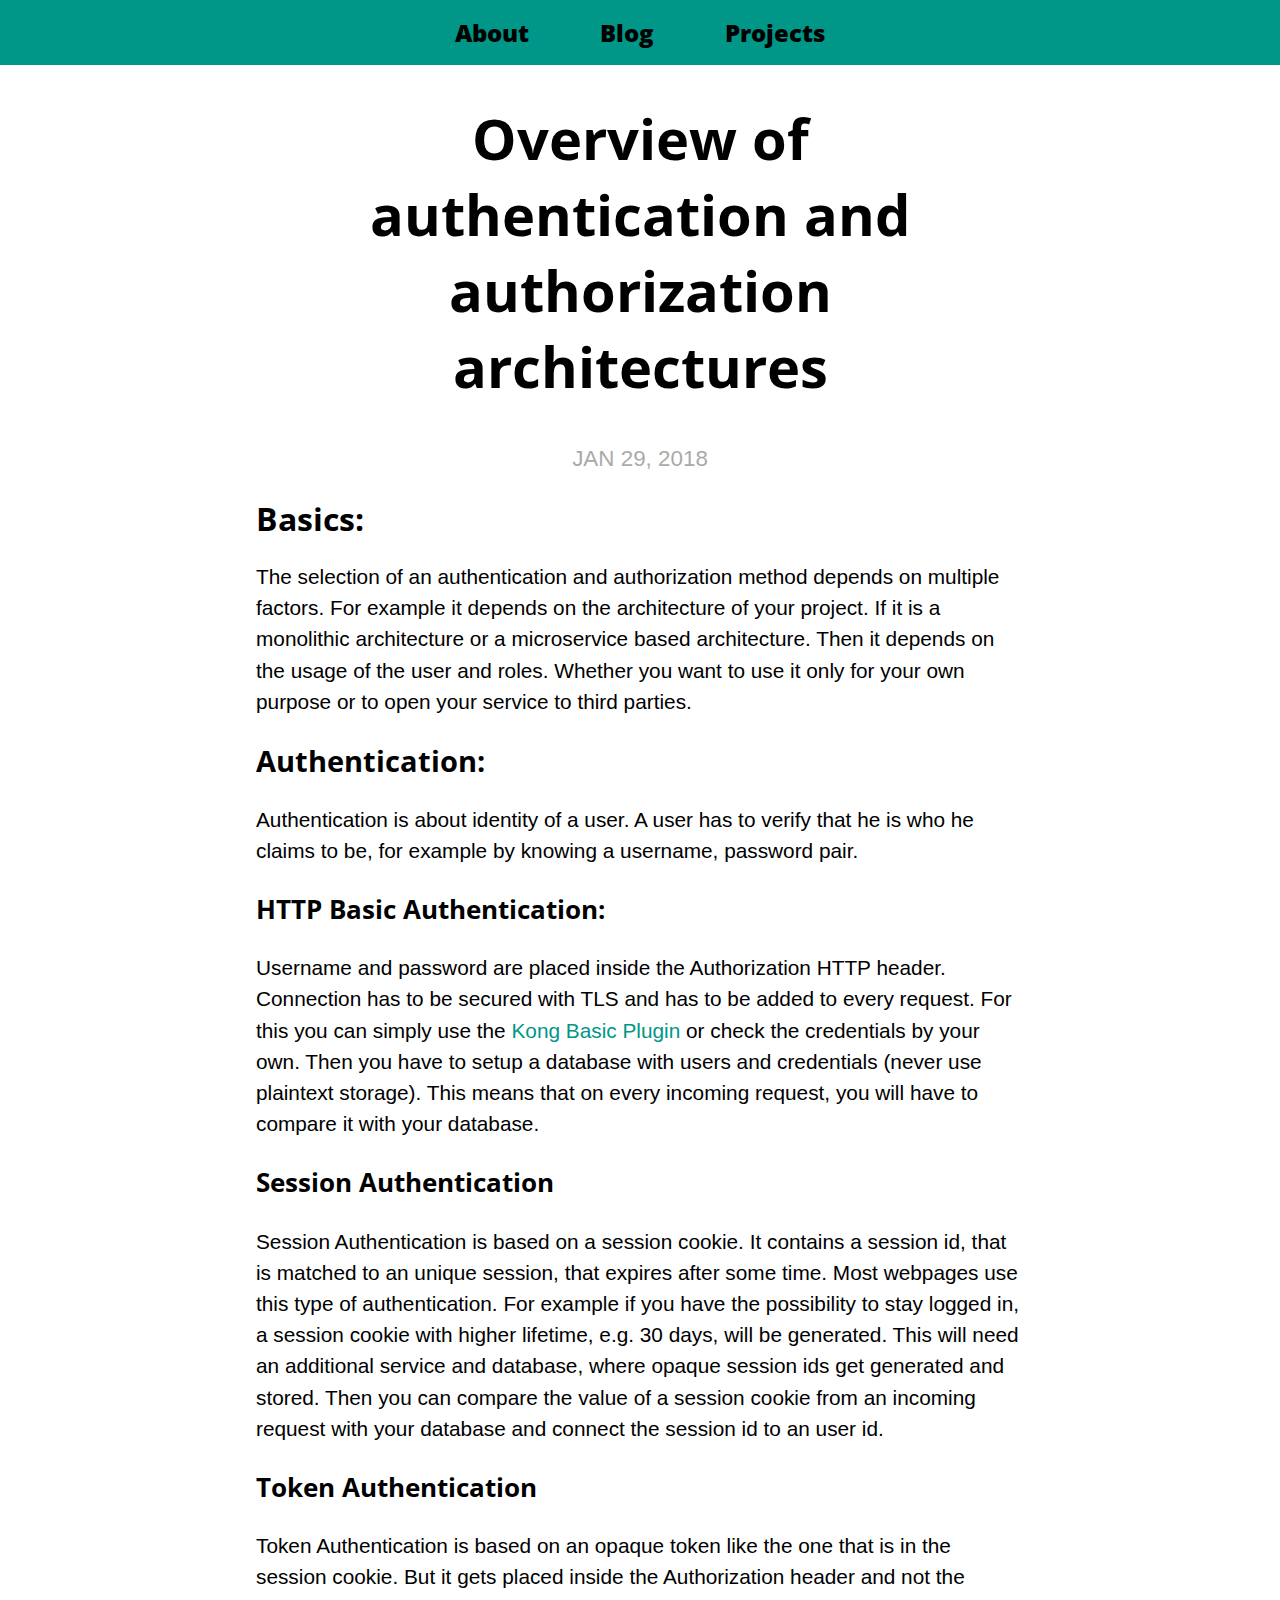
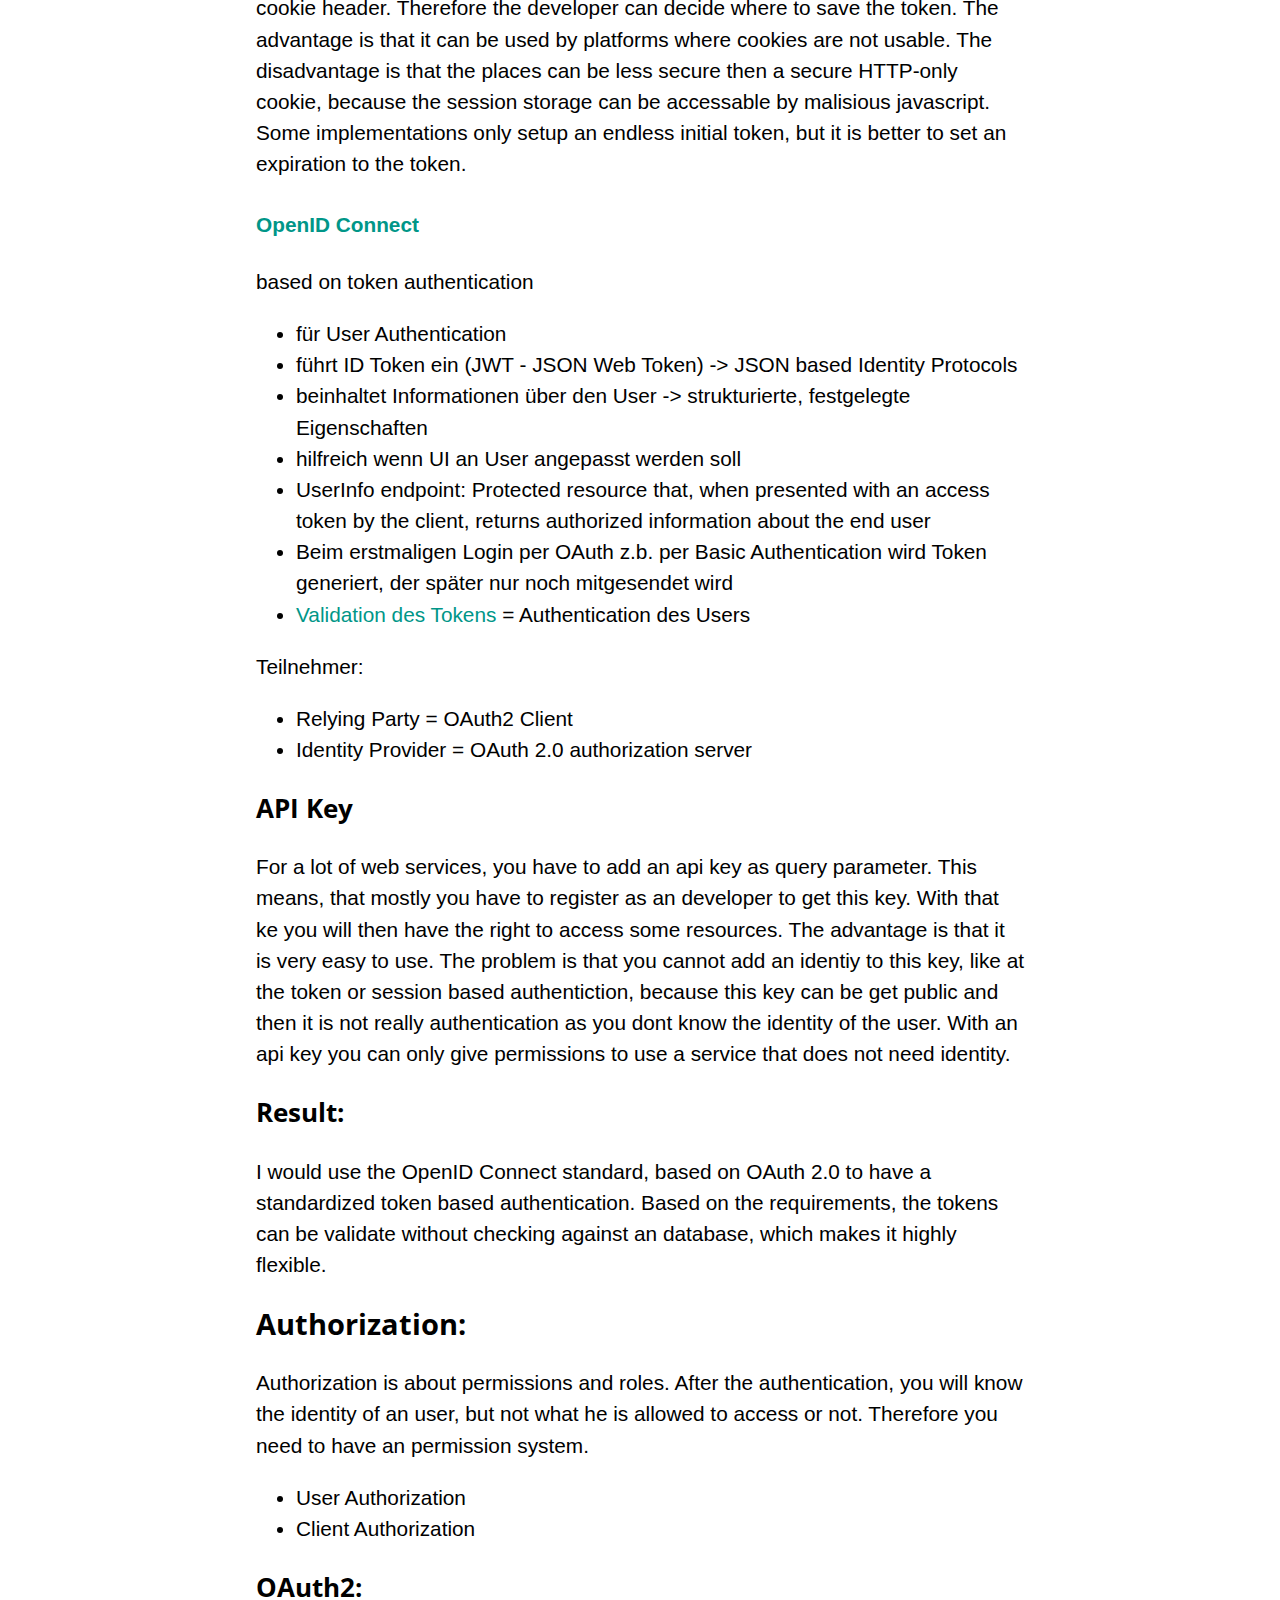
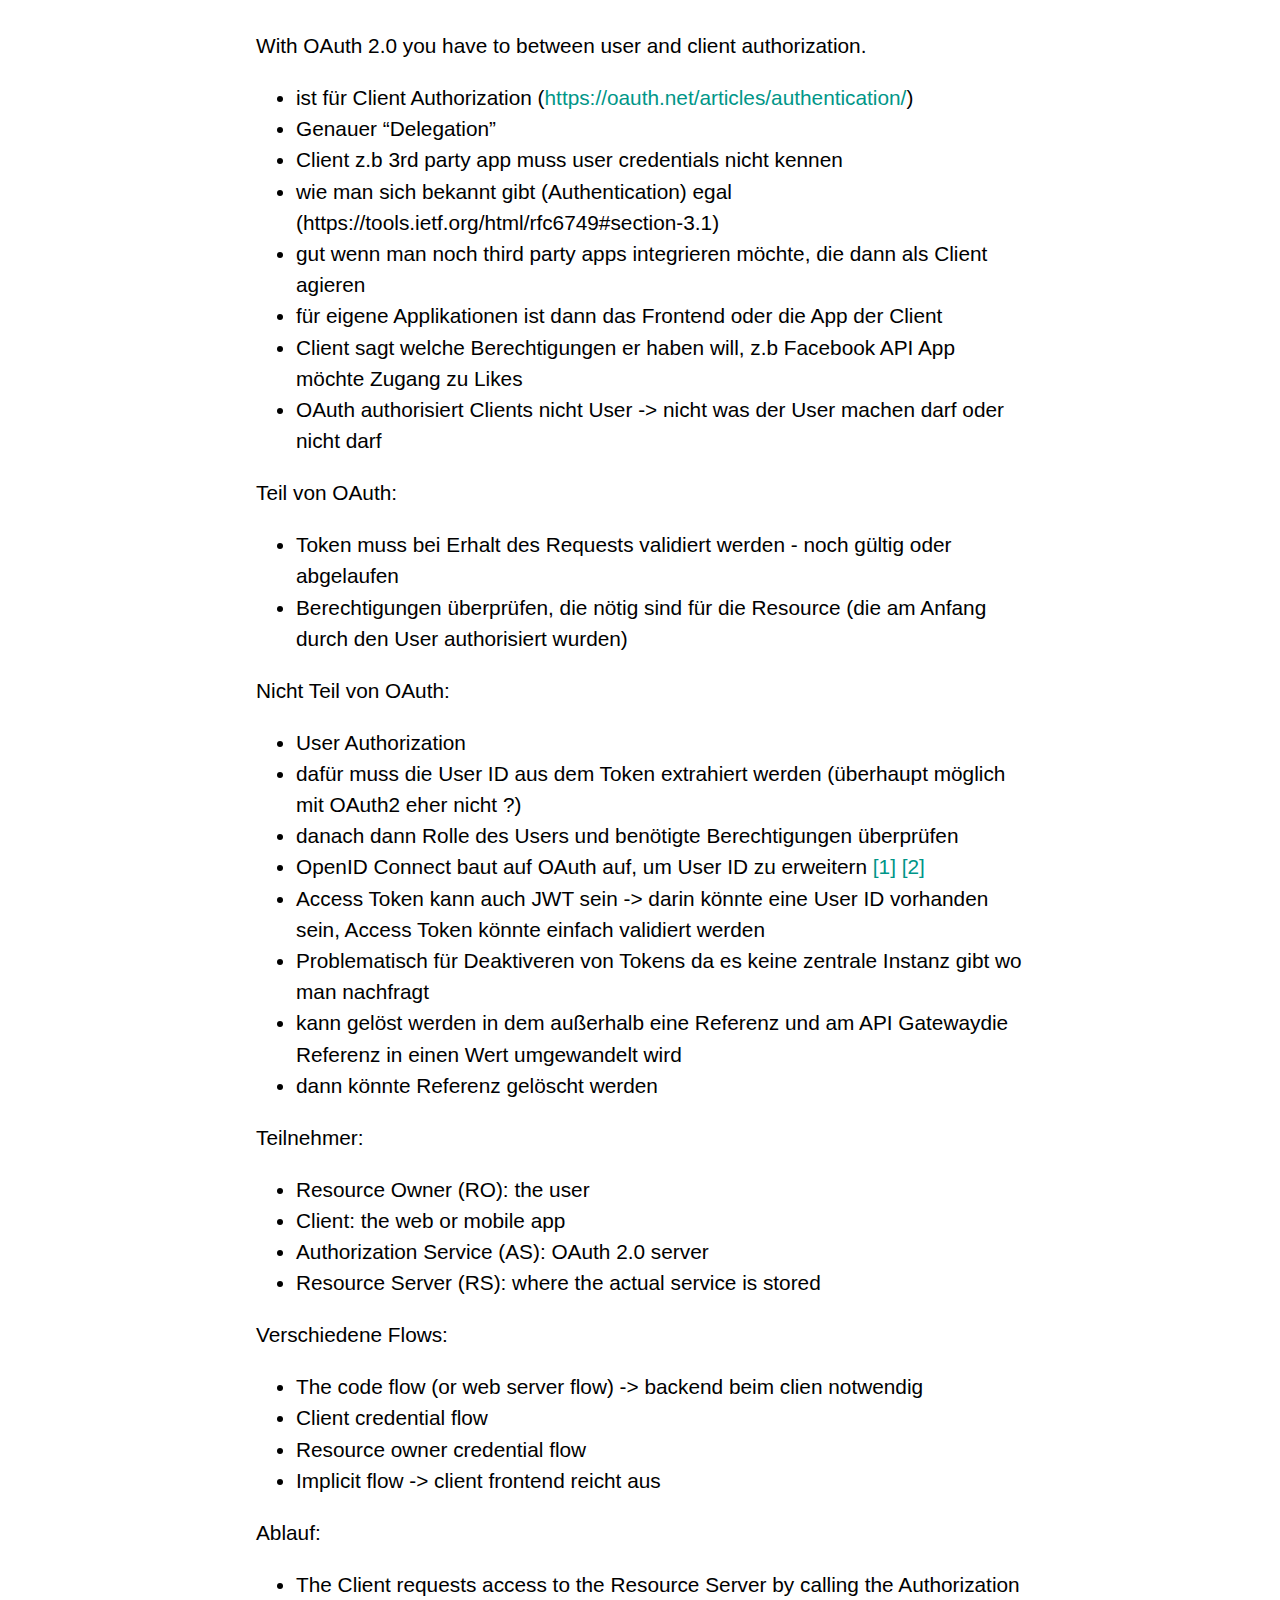
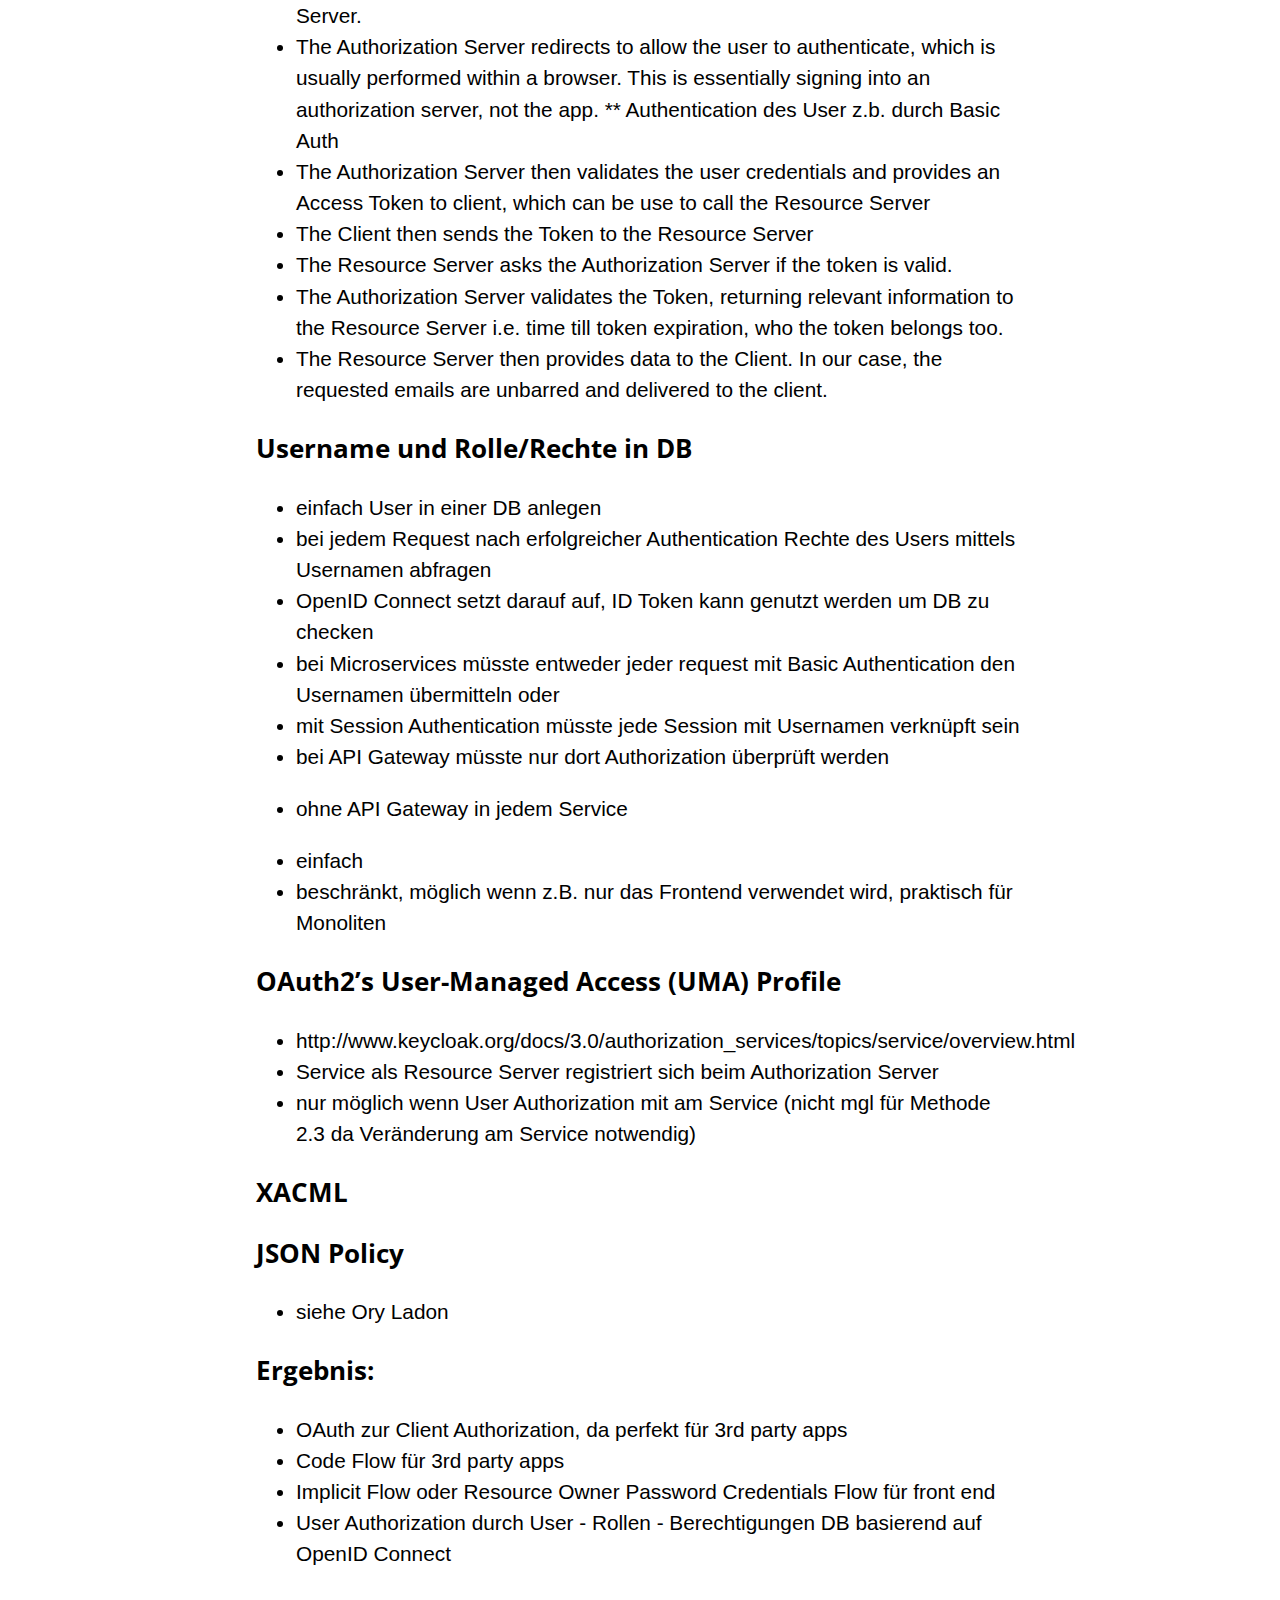
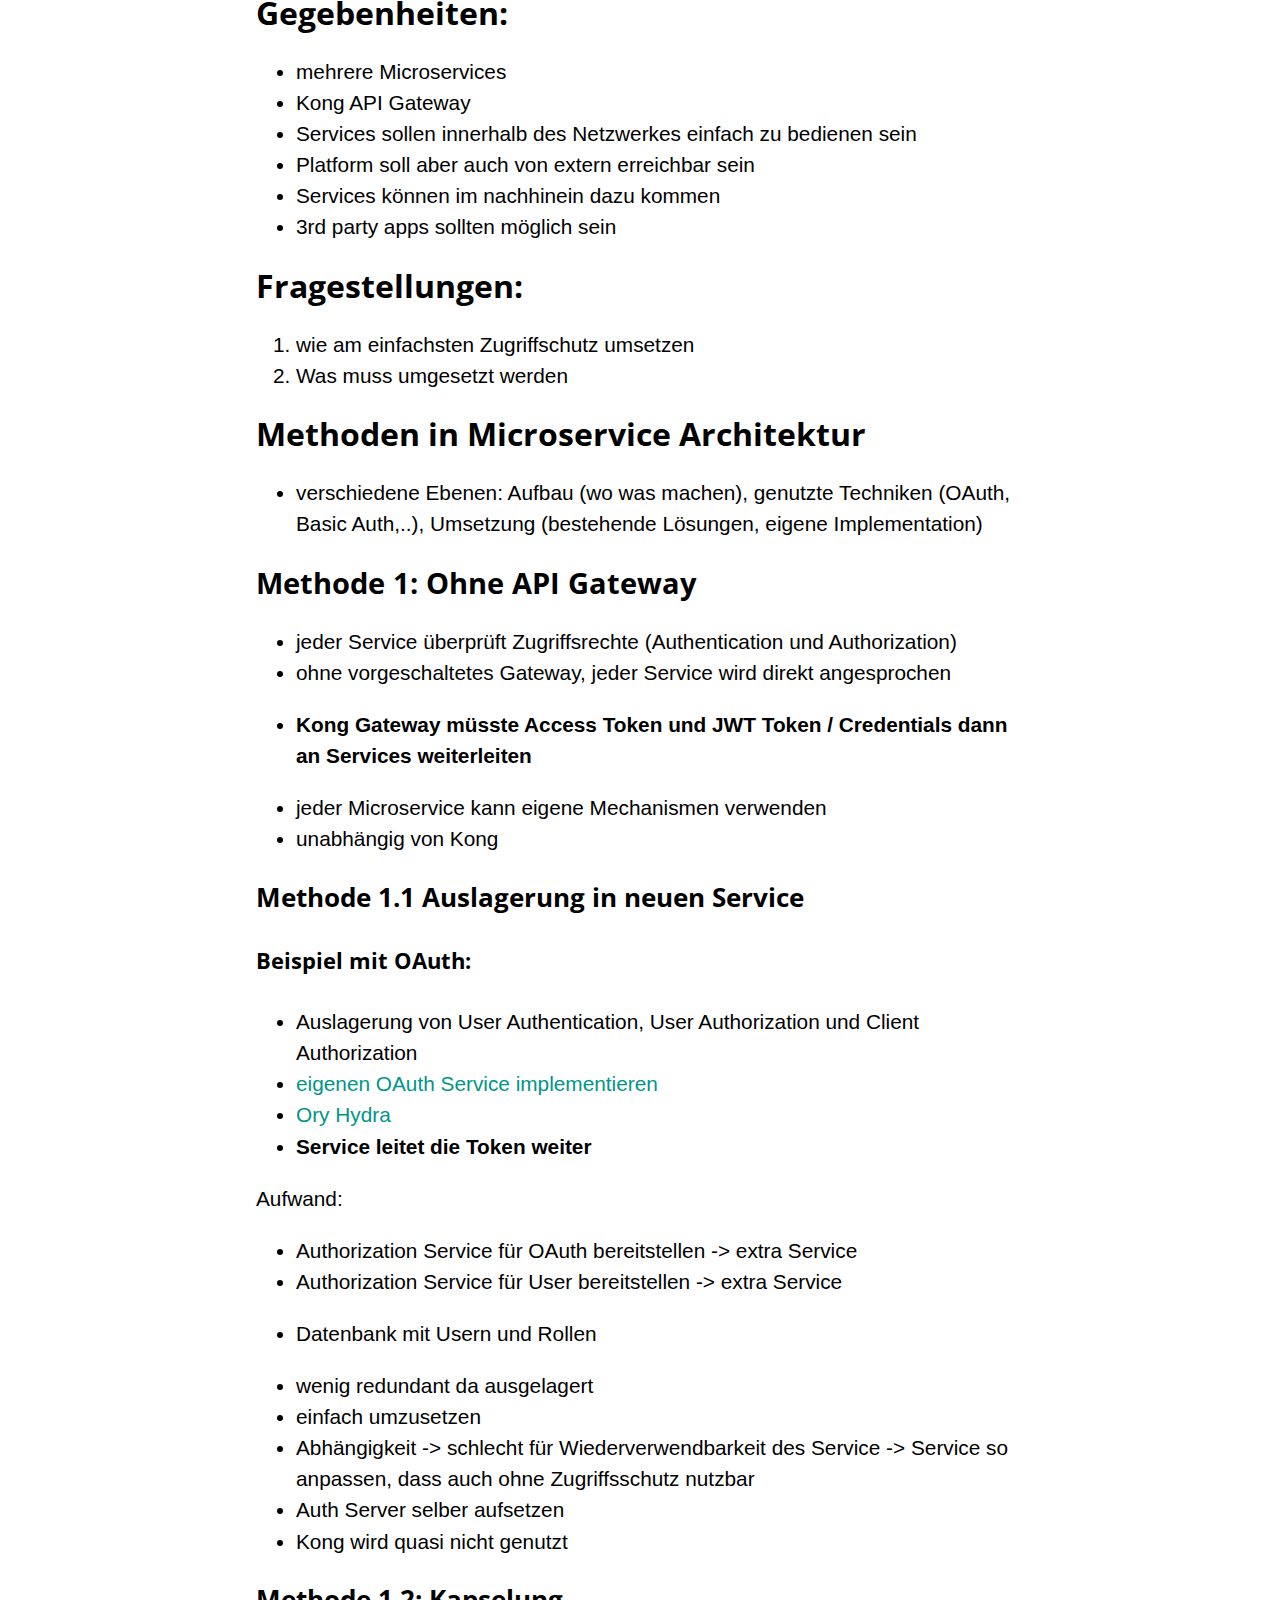
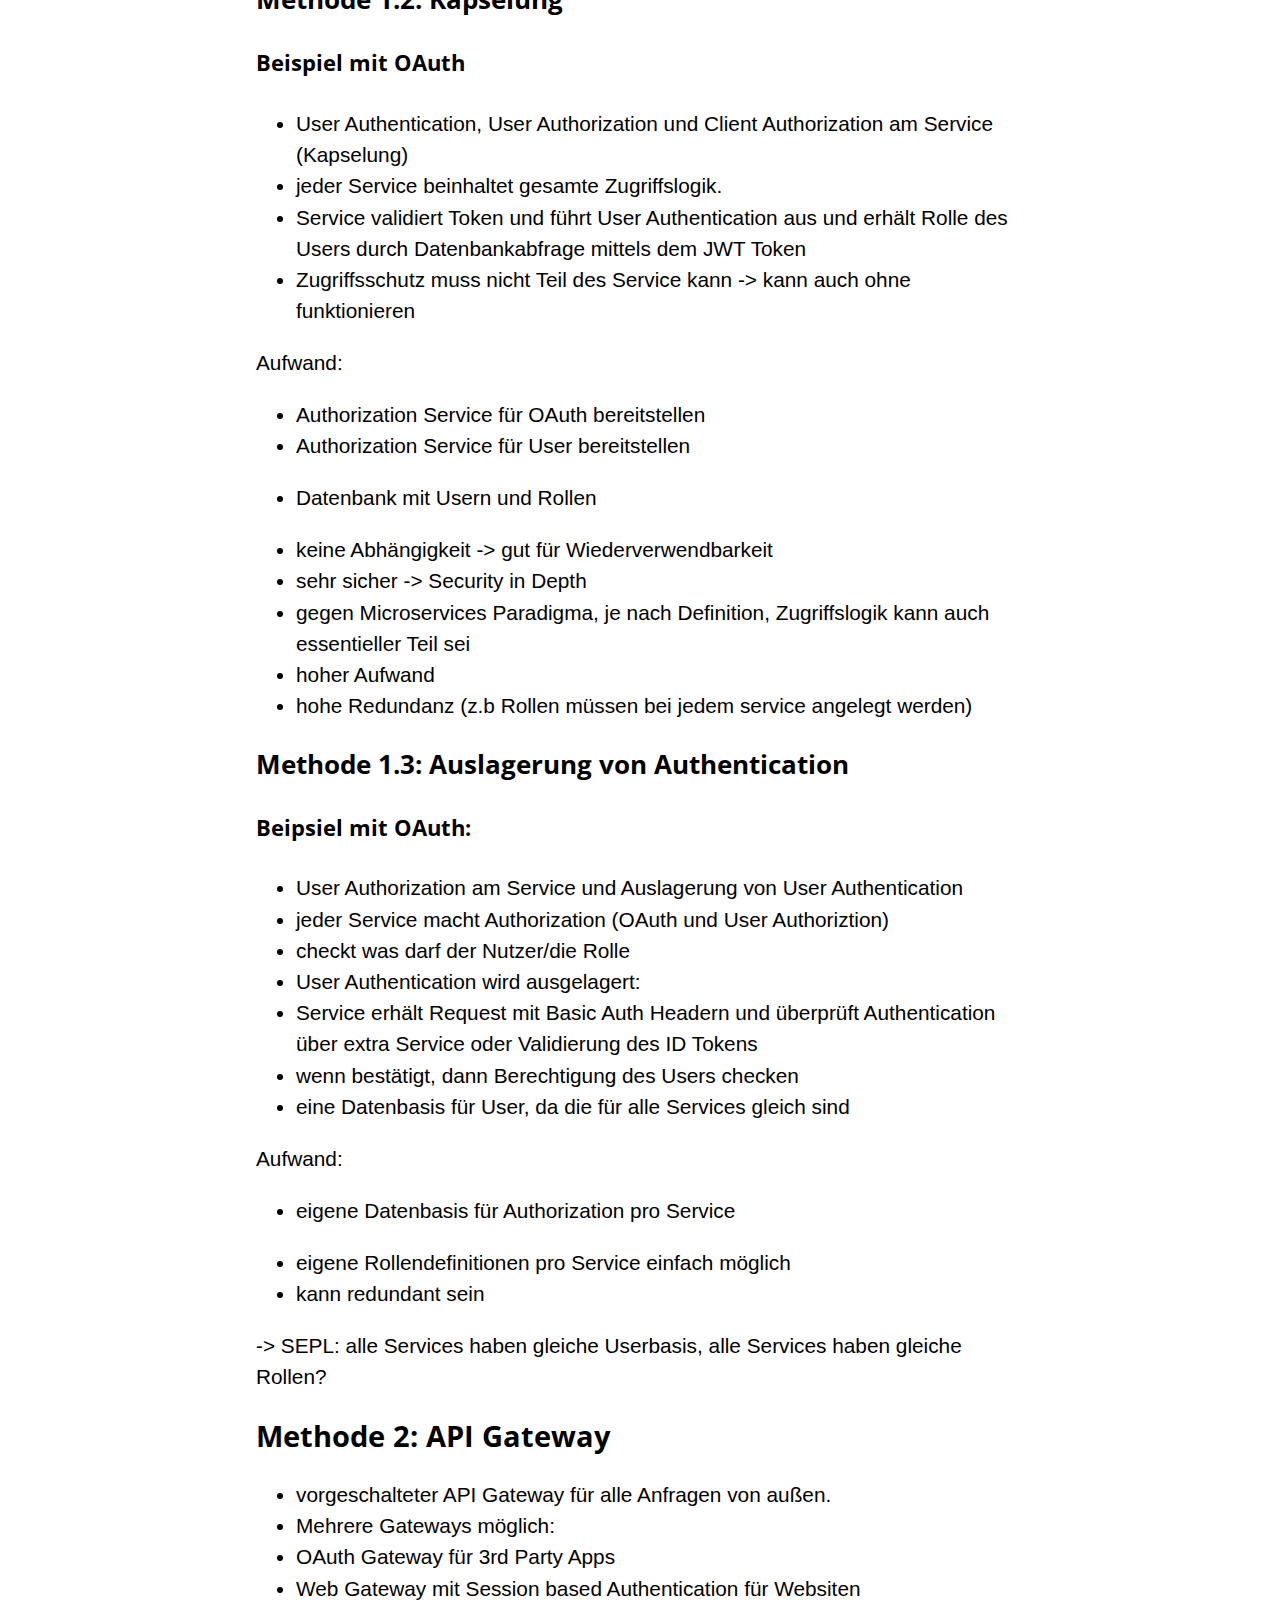
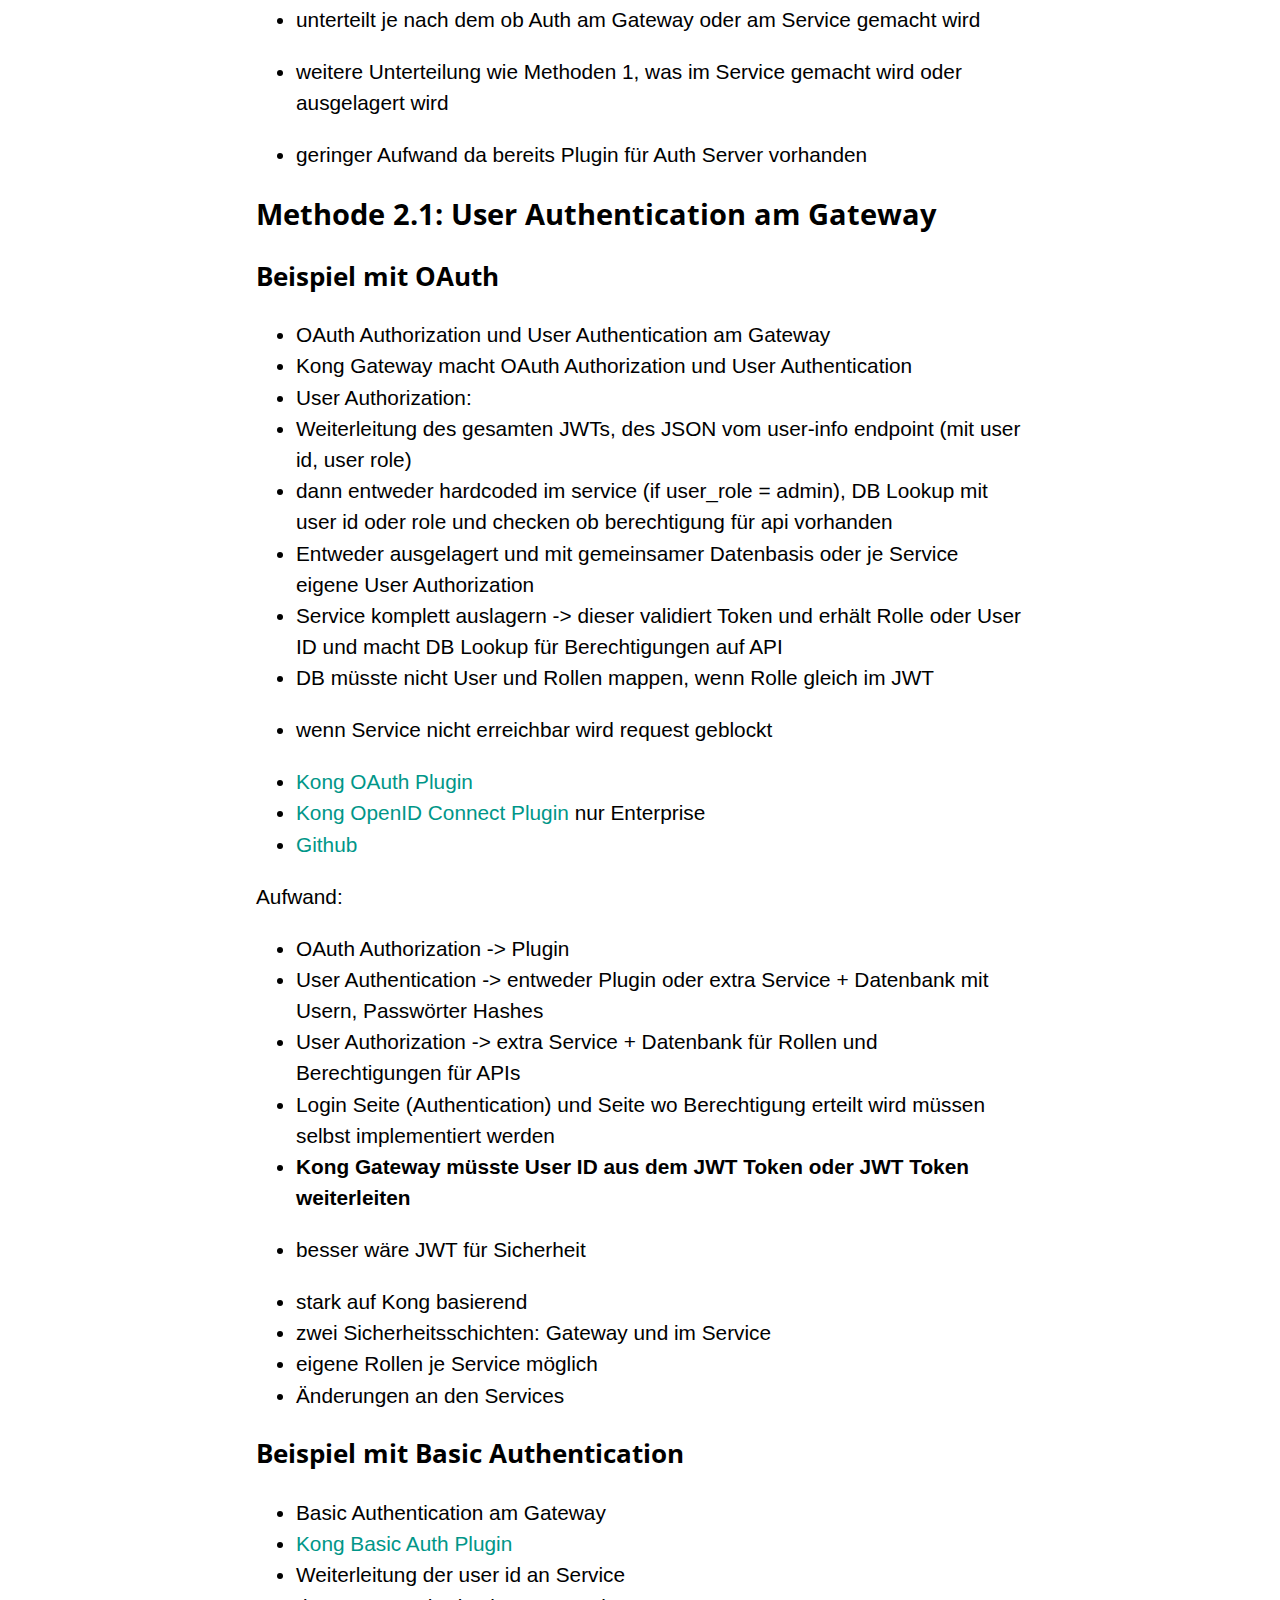
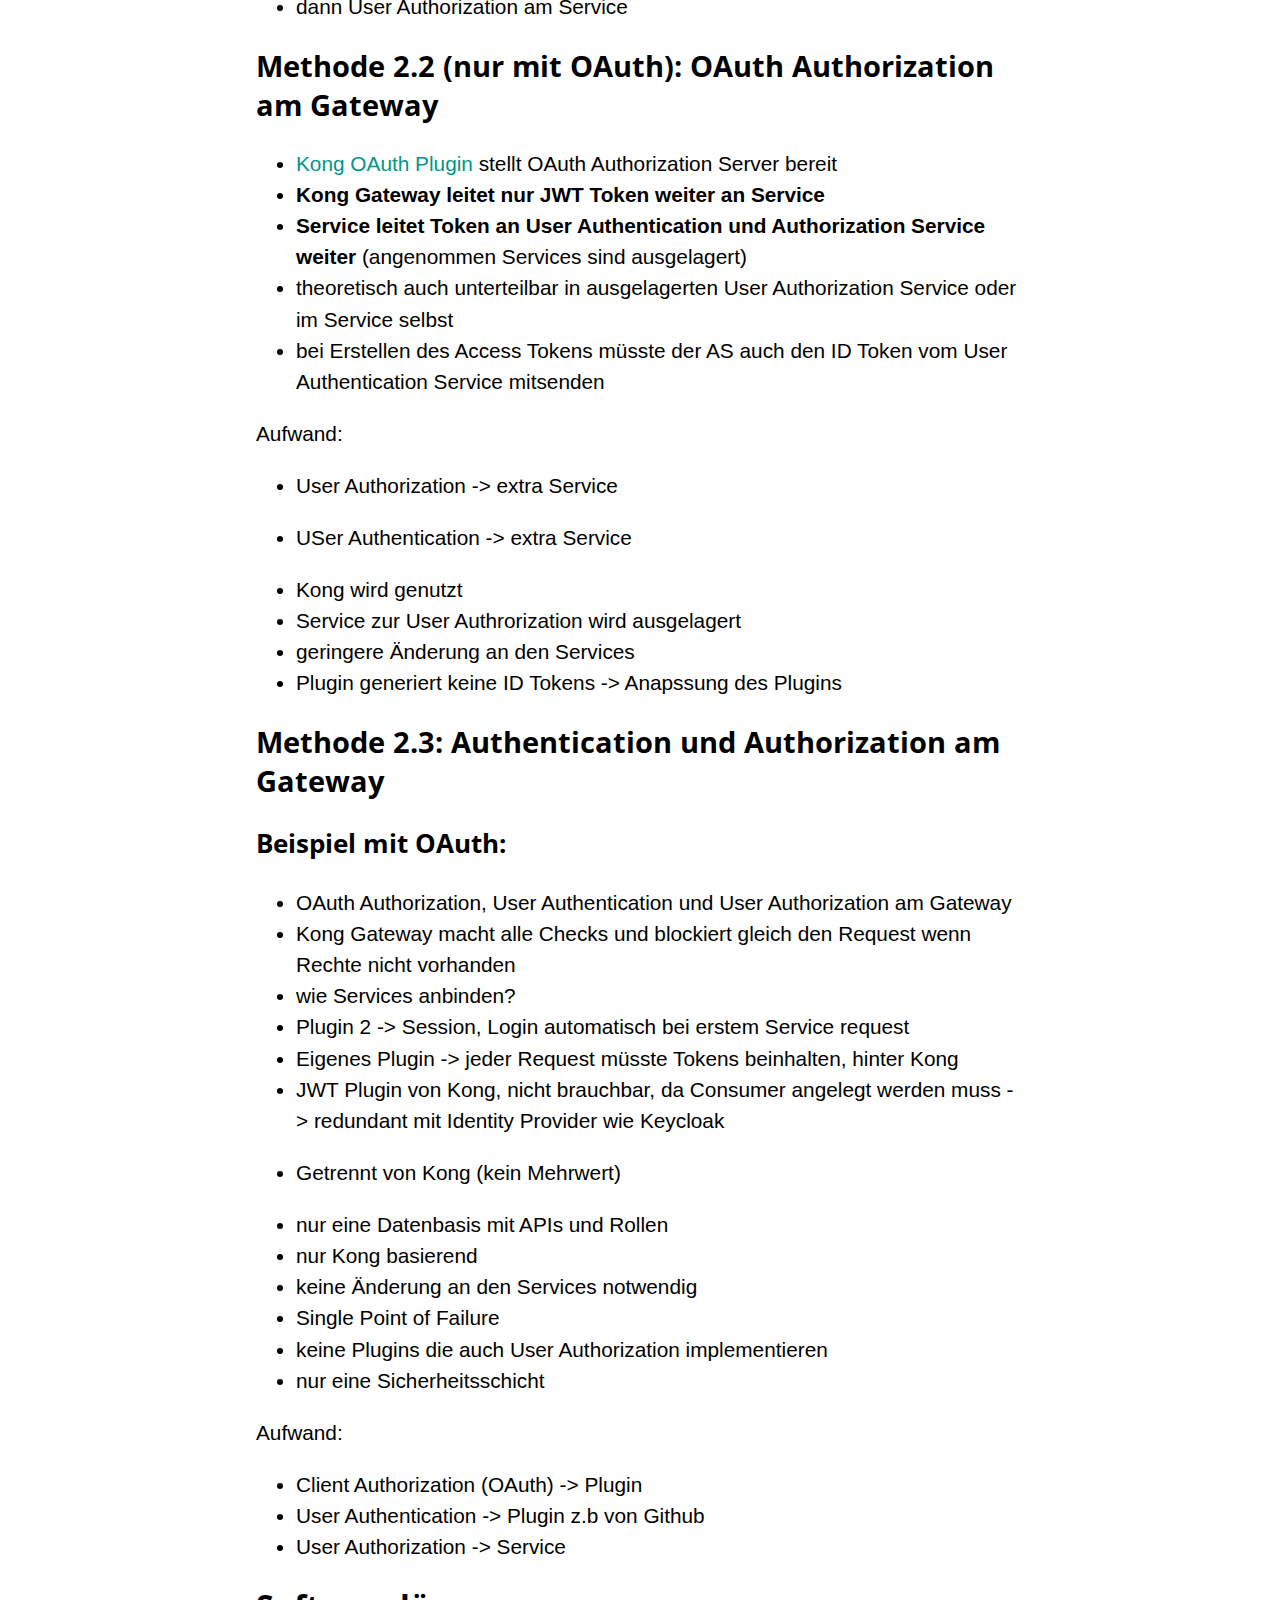
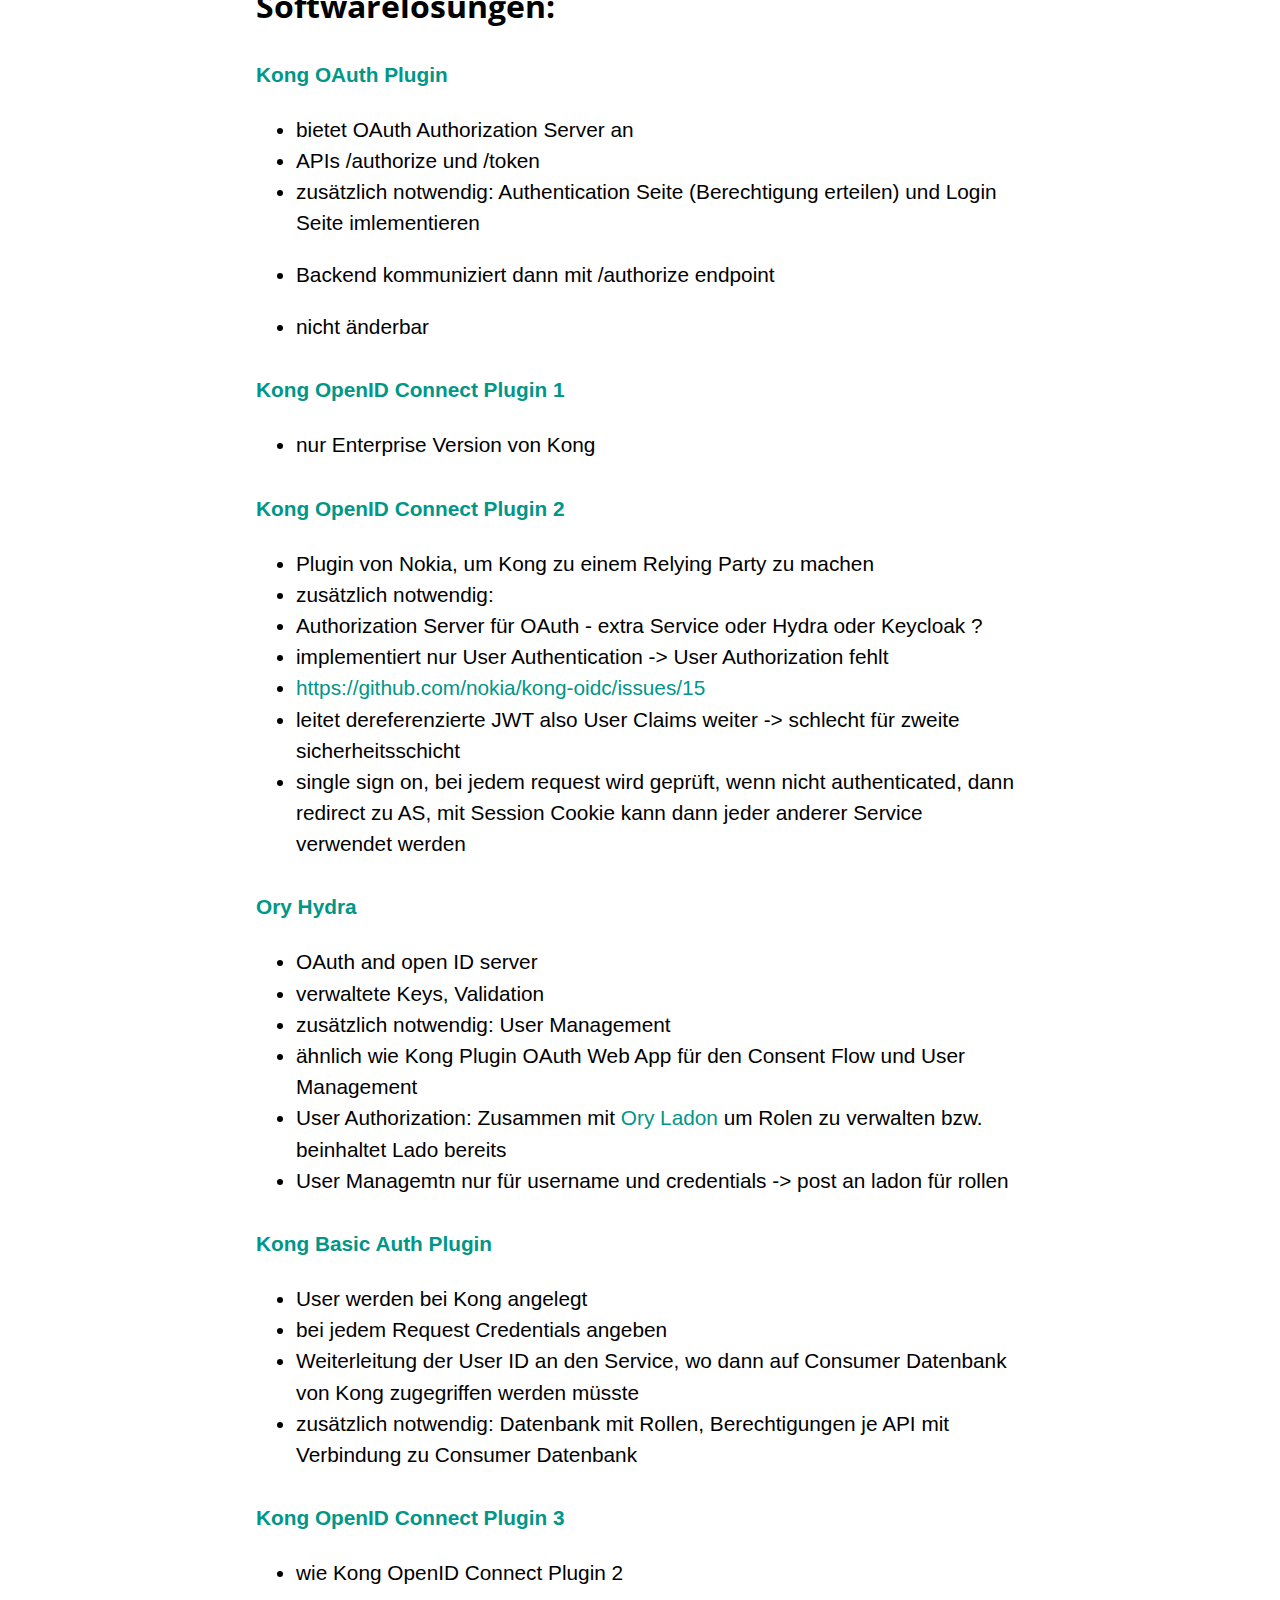
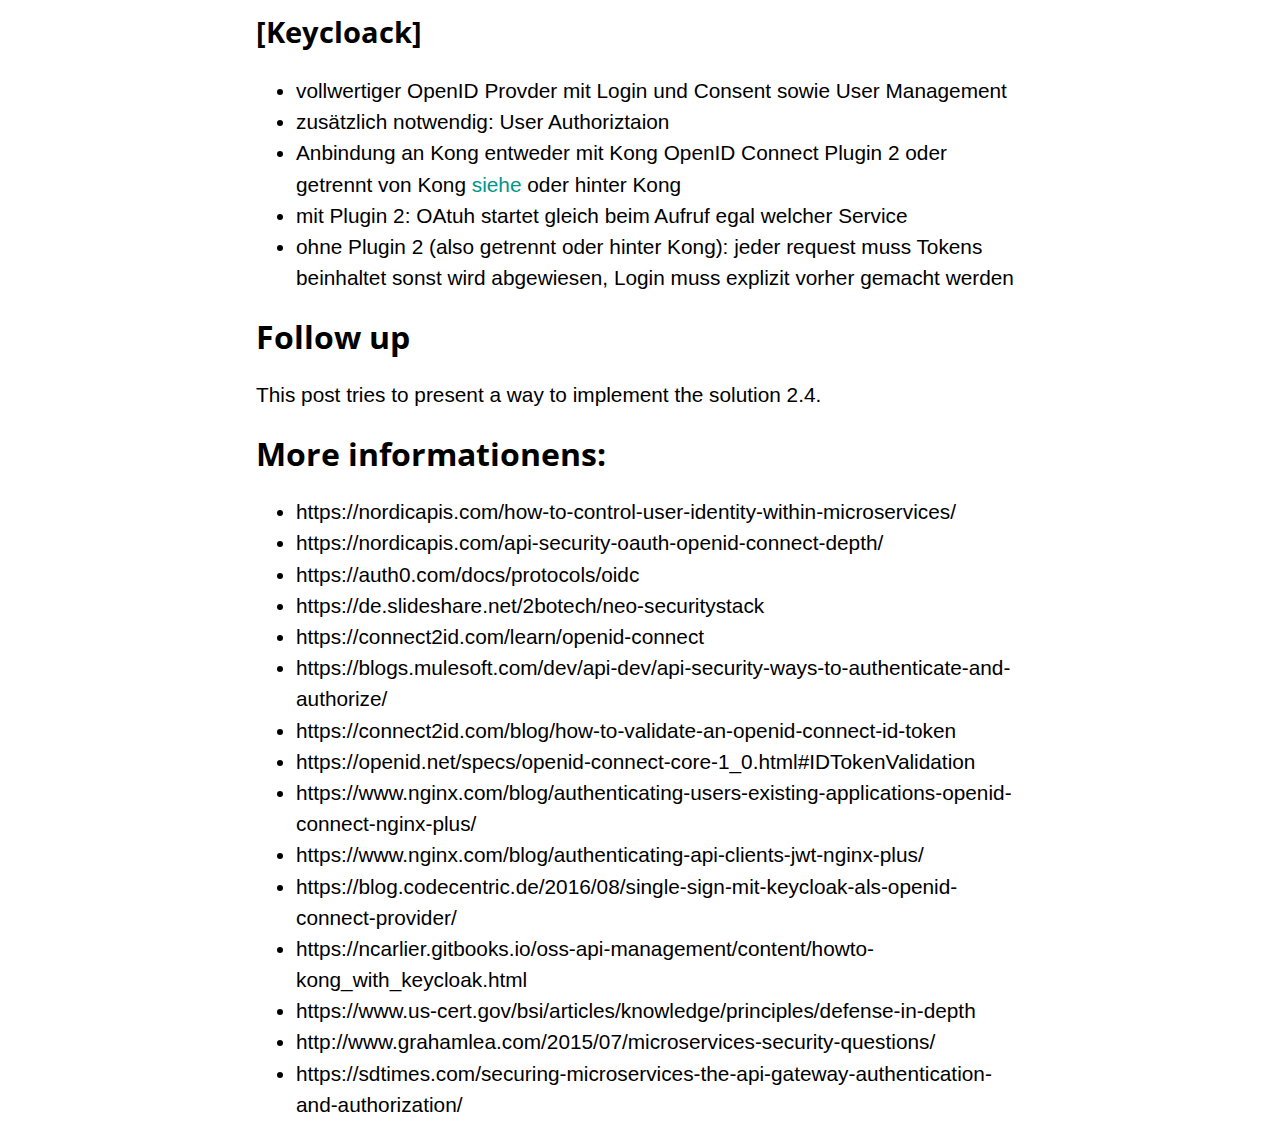
<file: web/security/2018/01/29/overview-of-authentication-and-authorization-architectures.html>
<!DOCTYPE html>
<html lang="en">

  <head>
  <meta charset="utf-8">
  <meta http-equiv="X-UA-Compatible" content="IE=edge">
  <meta name="viewport" content="width=device-width, initial-scale=1">
  <!-- Begin Jekyll SEO tag v2.4.0 -->
<title>Overview of authentication and authorization architectures | hannesh</title>
<meta name="generator" content="Jekyll v3.7.2" />
<meta property="og:title" content="Overview of authentication and authorization architectures" />
<meta property="og:locale" content="en_US" />
<link rel="canonical" href="https://hannesh.de/web/security/2018/01/29/overview-of-authentication-and-authorization-architectures.html" />
<meta property="og:url" content="https://hannesh.de/web/security/2018/01/29/overview-of-authentication-and-authorization-architectures.html" />
<meta property="og:site_name" content="hannesh" />
<meta property="og:type" content="article" />
<meta property="article:published_time" content="2018-01-29T21:46:54+01:00" />
<script type="application/ld+json">
{"@type":"BlogPosting","headline":"Overview of authentication and authorization architectures","dateModified":"2018-01-29T21:46:54+01:00","datePublished":"2018-01-29T21:46:54+01:00","mainEntityOfPage":{"@type":"WebPage","@id":"https://hannesh.de/web/security/2018/01/29/overview-of-authentication-and-authorization-architectures.html"},"url":"https://hannesh.de/web/security/2018/01/29/overview-of-authentication-and-authorization-architectures.html","@context":"http://schema.org"}</script>
<!-- End Jekyll SEO tag -->

<link href="https://fonts.googleapis.com/css?family=Open+Sans+Condensed:300,700" rel="stylesheet">
  <link rel="stylesheet" href="/assets/main.css">
  <link rel="alternate" type="application/rss+xml" title="hannesh" href="/feed.xml">

   <!-- Global site tag (gtag.js) - Google Analytics -->
<script async src="https://www.googletagmanager.com/gtag/js?id=UA-113921069-1"></script>
<script>
  window.dataLayer = window.dataLayer || [];
  function gtag(){dataLayer.push(arguments);}
  gtag('js', new Date());

  gtag('config', 'UA-113921069-1');
</script>



</head>


  <body>
    <main class="page-content" aria-label="Content">
      <div class="wrapper">
        <article class="post h-entry" itemscope itemtype="http://schema.org/BlogPosting">

  <header class="post-header">
    <h1 class="post-title p-name" itemprop="name headline">Overview of authentication and authorization architectures</h1>
    <p class="post-meta">
      <time class="dt-published" datetime="2018-01-29T21:46:54+01:00" itemprop="datePublished">
        
        Jan 29, 2018
      </time>
      </p>
  </header>

  <div class="post-content e-content" itemprop="articleBody">
    
<h1 id="basics">Basics:</h1>
<p>The selection of an authentication and authorization method depends on multiple factors. For example it depends on the architecture of your project. If it is a monolithic architecture or a microservice based architecture. Then it depends on the usage of the user and roles. Whether you want to use it only for your own purpose or to open your service to third parties.</p>

<h2 id="authentication">Authentication:</h2>
<p>Authentication is about identity of a user. A user has to verify that he is who he claims to be, for example by knowing a username, password pair.</p>

<h3 id="http-basic-authentication">HTTP Basic Authentication:</h3>
<p>Username and password are placed inside the Authorization HTTP header. Connection has to be secured with TLS and has to be added to every request. For this you can simply use the <a href="https://getkong.org/plugins/basic-authentication/">Kong Basic Plugin</a> or check the credentials by your own. Then you have to setup a database with users and credentials (never use plaintext storage). This means that on every incoming request, you will have to compare it with your database.</p>

<h3 id="session-authentication">Session Authentication</h3>
<p>Session Authentication is based on a session cookie. It contains a session id, that is matched to an unique session, that expires after some time. Most webpages use this type of authentication. For example if you have the possibility to stay logged in, a session cookie with higher lifetime, e.g. 30 days, will be generated. This will need an additional service and database, where opaque session ids get generated and stored. Then you can compare the value of a session cookie from an incoming request with your database and connect the session id to an user id.</p>

<h3 id="token-authentication">Token Authentication</h3>
<p>Token Authentication is based on an opaque token like the one that is in the session cookie. But it gets placed inside the Authorization header and not the cookie header. Therefore the developer can decide where to save the token. 
The advantage is that it can be used by platforms where cookies are not usable.
The disadvantage is that the places can be less secure then a secure HTTP-only cookie, because the session storage can be accessable by malisious javascript.
Some implementations only setup an endless initial token, but it is better to set an expiration to the token.</p>

<h3 id="openid-connect"><a href="https://openid.net/connect/">OpenID Connect</a></h3>
<p>based on token authentication</p>
<ul>
  <li>für User Authentication</li>
  <li>führt ID Token ein (JWT - JSON Web Token) -&gt; JSON based Identity Protocols</li>
  <li>beinhaltet Informationen über den User -&gt; strukturierte, festgelegte Eigenschaften</li>
  <li>hilfreich wenn UI an User angepasst werden soll</li>
  <li>UserInfo endpoint: Protected resource that, when presented with an access token by the client, returns authorized information about the end user</li>
  <li>Beim erstmaligen Login per OAuth z.b. per Basic Authentication wird Token generiert, der später nur noch mitgesendet wird</li>
  <li><a href="https://openid.net/specs/openid-connect-core-1_0.html#IDTokenValidation">Validation des Tokens</a> = Authentication des Users</li>
</ul>

<p>Teilnehmer:</p>
<ul>
  <li>Relying Party = OAuth2 Client</li>
  <li>Identity Provider = OAuth 2.0 authorization server</li>
</ul>

<h3 id="api-key">API Key</h3>
<p>For a lot of web services, you have to add an api key as query parameter. This means, that mostly you have to register as an developer to get this key. With that ke you will then have the right to access some resources.
The advantage is that it is very easy to use. The problem is that you cannot add an identiy to this key, like at the token or session based authentiction, because this key can be get public and then it is not really authentication as you dont know the identity of the user. With an api key you can only give permissions to use a service that does not need identity.</p>

<h3 id="result">Result:</h3>
<p>I would use the OpenID Connect standard, based on OAuth 2.0 to have a standardized token based authentication. Based on the requirements, the tokens can be validate without checking against an database, which makes it highly flexible.</p>

<h2 id="authorization">Authorization:</h2>
<p>Authorization is about permissions and roles. After the authentication, you will know the identity of an user, but not what he is allowed to access or not. 
Therefore you need to have an permission system.</p>

<ul>
  <li>User Authorization</li>
  <li>Client Authorization</li>
</ul>

<h3 id="oauth2">OAuth2:</h3>
<p>With OAuth 2.0 you have to between user and client authorization.</p>

<ul>
  <li>ist für Client Authorization (<a href="https://oauth.net/articles/authentication/">https://oauth.net/articles/authentication/</a>)</li>
  <li>Genauer “Delegation”</li>
  <li>Client z.b 3rd party app muss user credentials nicht kennen</li>
  <li>wie man sich bekannt gibt (Authentication) egal (https://tools.ietf.org/html/rfc6749#section-3.1)</li>
  <li>gut wenn man noch third party apps integrieren möchte, die dann als Client agieren</li>
  <li>für eigene Applikationen ist dann das Frontend oder die App der Client</li>
  <li>Client sagt welche Berechtigungen er haben will, z.b Facebook API App möchte Zugang zu Likes</li>
  <li>OAuth authorisiert Clients nicht User -&gt; nicht was der User machen darf oder nicht darf</li>
</ul>

<p>Teil von OAuth:</p>
<ul>
  <li>Token muss bei Erhalt des Requests validiert werden - noch gültig oder abgelaufen</li>
  <li>Berechtigungen überprüfen, die nötig sind für die Resource (die am Anfang durch den User authorisiert wurden)</li>
</ul>

<p>Nicht Teil von OAuth:</p>
<ul>
  <li>User Authorization</li>
  <li>dafür muss die User ID aus dem Token extrahiert werden (überhaupt möglich mit OAuth2 eher nicht ?)</li>
  <li>danach dann Rolle des Users und benötigte Berechtigungen überprüfen</li>
  <li>OpenID Connect baut auf OAuth auf, um User ID zu erweitern <a href="https://nordicapis.com/how-to-control-user-identity-within-microservices/">[1]</a>
<a href="https://auth0.com/docs/protocols/oidc">[2]</a></li>
  <li>Access Token kann auch JWT sein -&gt; darin könnte eine User ID vorhanden sein, Access Token könnte einfach validiert werden</li>
  <li>Problematisch für Deaktiveren von Tokens da es keine zentrale Instanz gibt wo man nachfragt</li>
  <li>kann gelöst werden in dem außerhalb eine Referenz und am API Gatewaydie Referenz in einen Wert umgewandelt wird</li>
  <li>dann könnte Referenz gelöscht werden</li>
</ul>

<p>Teilnehmer:</p>
<ul>
  <li>Resource Owner (RO): the user</li>
  <li>Client: the web or mobile app</li>
  <li>Authorization Service (AS): OAuth 2.0 server</li>
  <li>Resource Server (RS): where the actual service is stored</li>
</ul>

<p>Verschiedene Flows:</p>
<ul>
  <li>The code flow (or web server flow) -&gt; backend beim clien notwendig</li>
  <li>Client credential flow</li>
  <li>Resource owner credential flow</li>
  <li>Implicit flow -&gt; client frontend reicht aus</li>
</ul>

<p>Ablauf:</p>
<ul>
  <li>The Client requests access to the Resource Server by calling the Authorization Server.</li>
  <li>The Authorization Server redirects to allow the user to authenticate, which is usually performed within a browser. This is essentially signing into an authorization server, not the app.
** Authentication des User z.b. durch Basic Auth</li>
  <li>The Authorization Server then validates the user credentials and provides an Access Token to client, which can be use to call the Resource Server</li>
  <li>The Client then sends the Token to the Resource Server</li>
  <li>The Resource Server asks the Authorization Server if the token is valid.</li>
  <li>The Authorization Server validates the Token, returning relevant information to the Resource Server i.e. time till token expiration, who the token belongs too.</li>
  <li>The Resource Server then provides data to the Client. In our case, the requested emails are unbarred and delivered to the client.</li>
</ul>

<h3 id="username-und-rollerechte-in-db">Username und Rolle/Rechte in DB</h3>
<ul>
  <li>einfach User in einer DB anlegen</li>
  <li>bei jedem Request nach erfolgreicher Authentication Rechte des Users mittels Usernamen abfragen</li>
  <li>OpenID Connect setzt darauf auf, ID Token kann genutzt werden um DB zu checken</li>
  <li>bei Microservices müsste entweder jeder request mit Basic Authentication den Usernamen übermitteln oder</li>
  <li>mit Session Authentication müsste jede Session mit Usernamen verknüpft sein</li>
  <li>bei API Gateway müsste nur dort Authorization überprüft werden</li>
  <li>
    <p>ohne API Gateway in jedem Service</p>
  </li>
  <li>einfach</li>
  <li>beschränkt, möglich wenn z.B. nur das Frontend verwendet wird, praktisch für Monoliten</li>
</ul>

<h3 id="oauth2s-user-managed-access-uma-profile">OAuth2’s User-Managed Access (UMA) Profile</h3>
<ul>
  <li>http://www.keycloak.org/docs/3.0/authorization_services/topics/service/overview.html</li>
  <li>Service als Resource Server registriert sich beim Authorization Server</li>
  <li>nur möglich wenn User Authorization mit am Service (nicht mgl für Methode 2.3 da Veränderung am Service notwendig)</li>
</ul>

<h3 id="xacml">XACML</h3>

<h3 id="json-policy">JSON Policy</h3>
<ul>
  <li>siehe Ory Ladon</li>
</ul>

<h3 id="ergebnis">Ergebnis:</h3>
<ul>
  <li>OAuth zur Client Authorization, da perfekt für 3rd party apps</li>
  <li>Code Flow für 3rd party apps</li>
  <li>Implicit Flow oder Resource Owner Password Credentials Flow für front end</li>
  <li>User Authorization durch User - Rollen - Berechtigungen DB basierend auf OpenID Connect</li>
</ul>

<h1 id="gegebenheiten">Gegebenheiten:</h1>
<ul>
  <li>mehrere Microservices</li>
  <li>Kong API Gateway</li>
  <li>Services sollen innerhalb des Netzwerkes einfach zu bedienen sein</li>
  <li>Platform soll aber auch von extern erreichbar sein</li>
  <li>Services können im nachhinein dazu kommen</li>
  <li>3rd party apps sollten möglich sein</li>
</ul>

<h1 id="fragestellungen">Fragestellungen:</h1>
<ol>
  <li>wie am einfachsten Zugriffschutz umsetzen</li>
  <li>Was muss umgesetzt werden</li>
</ol>

<h1 id="methoden-in-microservice-architektur">Methoden in Microservice Architektur</h1>
<ul>
  <li>verschiedene Ebenen: Aufbau (wo was machen), genutzte Techniken (OAuth, Basic Auth,..), Umsetzung (bestehende Lösungen, eigene Implementation)</li>
</ul>

<h2 id="methode-1-ohne-api-gateway">Methode 1: Ohne API Gateway</h2>
<ul>
  <li>jeder Service überprüft Zugriffsrechte  (Authentication und Authorization)</li>
  <li>ohne vorgeschaltetes Gateway, jeder Service wird direkt angesprochen</li>
  <li>
    <p><strong>Kong Gateway müsste Access Token und JWT Token / Credentials dann an Services weiterleiten</strong></p>
  </li>
  <li>jeder Microservice kann eigene Mechanismen verwenden</li>
  <li>unabhängig von Kong</li>
</ul>

<h3 id="methode-11-auslagerung-in-neuen-service">Methode 1.1 Auslagerung in neuen Service</h3>
<h4 id="beispiel-mit-oauth">Beispiel mit OAuth:</h4>
<ul>
  <li>Auslagerung von User Authentication, User Authorization und Client Authorization</li>
  <li><a href="https://github.com/RichardKnop/go-oauth2-server">eigenen OAuth Service implementieren</a></li>
  <li><a href="https://ory.gitbooks.io/hydra/content/#oauth-20-case-study">Ory Hydra</a></li>
  <li><strong>Service leitet die Token weiter</strong></li>
</ul>

<p>Aufwand:</p>
<ul>
  <li>Authorization Service für OAuth bereitstellen -&gt; extra Service</li>
  <li>Authorization Service für User bereitstellen -&gt; extra Service</li>
  <li>
    <p>Datenbank mit Usern und Rollen</p>
  </li>
  <li>wenig redundant da ausgelagert</li>
  <li>einfach umzusetzen</li>
  <li>Abhängigkeit -&gt; schlecht für Wiederverwendbarkeit des Service -&gt; Service so anpassen, dass auch ohne Zugriffsschutz nutzbar</li>
  <li>Auth Server selber aufsetzen</li>
  <li>Kong wird quasi nicht genutzt</li>
</ul>

<h3 id="methode-12-kapselung">Methode 1.2: Kapselung</h3>
<h4 id="beispiel-mit-oauth-1">Beispiel mit OAuth</h4>
<ul>
  <li>User Authentication, User Authorization und Client Authorization am Service (Kapselung)</li>
  <li>jeder Service beinhaltet gesamte Zugriffslogik.</li>
  <li>Service validiert Token und führt User Authentication aus und erhält Rolle des Users durch Datenbankabfrage mittels dem JWT Token</li>
  <li>Zugriffsschutz muss nicht Teil des Service kann -&gt; kann auch ohne funktionieren</li>
</ul>

<p>Aufwand:</p>
<ul>
  <li>Authorization Service für OAuth bereitstellen</li>
  <li>Authorization Service für User bereitstellen</li>
  <li>
    <p>Datenbank mit Usern und Rollen</p>
  </li>
  <li>keine Abhängigkeit -&gt; gut für Wiederverwendbarkeit</li>
  <li>sehr sicher -&gt; Security in Depth</li>
  <li>gegen Microservices Paradigma, je nach Definition, Zugriffslogik kann auch essentieller Teil sei</li>
  <li>hoher Aufwand</li>
  <li>hohe Redundanz (z.b Rollen müssen bei jedem service angelegt werden)</li>
</ul>

<h3 id="methode-13-auslagerung-von-authentication">Methode 1.3: Auslagerung von Authentication</h3>
<h4 id="beipsiel-mit-oauth">Beipsiel mit OAuth:</h4>
<ul>
  <li>User Authorization am Service und Auslagerung von User Authentication</li>
  <li>jeder Service macht Authorization (OAuth und User Authoriztion)</li>
  <li>checkt was darf der Nutzer/die Rolle</li>
  <li>User Authentication wird ausgelagert:</li>
  <li>Service erhält Request mit Basic Auth Headern und überprüft Authentication über extra Service oder Validierung des ID Tokens</li>
  <li>wenn bestätigt, dann Berechtigung des Users checken</li>
  <li>eine Datenbasis für User, da die für alle Services gleich sind</li>
</ul>

<p>Aufwand:</p>
<ul>
  <li>
    <p>eigene Datenbasis für Authorization pro Service</p>
  </li>
  <li>eigene Rollendefinitionen pro Service einfach möglich</li>
  <li>kann redundant sein</li>
</ul>

<p>-&gt; SEPL: alle Services haben gleiche Userbasis, alle Services haben gleiche Rollen?</p>
<h2 id="methode-2-api-gateway">Methode 2: API Gateway</h2>
<ul>
  <li>vorgeschalteter API Gateway für alle Anfragen von außen.</li>
  <li>Mehrere Gateways möglich:</li>
  <li>OAuth Gateway für 3rd Party Apps</li>
  <li>Web Gateway mit Session based Authentication für Websiten</li>
  <li>unterteilt je nach dem ob Auth am Gateway oder am Service gemacht wird</li>
  <li>
    <p>weitere Unterteilung wie Methoden 1, was im Service gemacht wird oder ausgelagert wird</p>
  </li>
  <li>geringer Aufwand da bereits Plugin für Auth Server vorhanden</li>
</ul>

<h2 id="methode-21-user-authentication-am-gateway">Methode 2.1: User Authentication am Gateway</h2>

<h3 id="beispiel-mit-oauth-2">Beispiel mit OAuth</h3>
<ul>
  <li>OAuth Authorization und User Authentication am Gateway</li>
  <li>Kong Gateway macht OAuth Authorization und User Authentication</li>
  <li>User Authorization:</li>
  <li>Weiterleitung des gesamten JWTs, des JSON vom user-info endpoint (mit user id, user role)</li>
  <li>dann entweder hardcoded im service (if user_role = admin), DB Lookup mit user id oder role und checken ob berechtigung für api vorhanden</li>
  <li>Entweder ausgelagert und mit gemeinsamer Datenbasis oder je Service eigene User Authorization</li>
  <li>Service komplett auslagern -&gt; dieser validiert Token und erhält Rolle oder User ID und macht DB Lookup für Berechtigungen auf API</li>
  <li>DB müsste nicht User und Rollen mappen, wenn Rolle gleich im JWT</li>
  <li>
    <p>wenn Service nicht erreichbar wird request geblockt</p>
  </li>
  <li><a href="https://getkong.org/plugins/oauth2-authentication">Kong OAuth Plugin</a></li>
  <li><a href="https://getkong.org/plugins/ee-openid-connect-rp/">Kong OpenID Connect Plugin</a> nur Enterprise</li>
  <li><a href="https://github.com/nokia/kong-oidc">Github</a></li>
</ul>

<p>Aufwand:</p>
<ul>
  <li>OAuth Authorization -&gt; Plugin</li>
  <li>User Authentication -&gt; entweder Plugin oder extra Service + Datenbank mit Usern, Passwörter Hashes</li>
  <li>User Authorization -&gt; extra Service + Datenbank für Rollen und Berechtigungen für APIs</li>
  <li>Login Seite (Authentication) und Seite wo Berechtigung erteilt wird müssen selbst implementiert werden</li>
  <li><strong>Kong Gateway müsste User ID aus dem JWT Token oder JWT Token weiterleiten</strong></li>
  <li>
    <p>besser wäre JWT für Sicherheit</p>
  </li>
  <li>stark auf Kong basierend</li>
  <li>zwei Sicherheitsschichten: Gateway und im Service</li>
  <li>eigene Rollen je Service möglich</li>
  <li>Änderungen an den Services</li>
</ul>

<h3 id="beispiel-mit-basic-authentication">Beispiel mit Basic Authentication</h3>
<ul>
  <li>Basic Authentication am Gateway</li>
  <li><a href="https://getkong.org/plugins/basic-authentication/">Kong Basic Auth Plugin</a></li>
  <li>Weiterleitung der user id an Service</li>
  <li>dann User Authorization am Service</li>
</ul>

<h2 id="methode-22-nur-mit-oauth-oauth-authorization-am-gateway">Methode 2.2 (nur mit OAuth): OAuth Authorization am Gateway</h2>
<ul>
  <li><a href="https://getkong.org/plugins/oauth2-authentication">Kong OAuth Plugin</a> stellt OAuth Authorization Server bereit</li>
  <li><strong>Kong Gateway leitet nur JWT Token weiter an Service</strong></li>
  <li><strong>Service leitet Token an User Authentication und Authorization Service weiter</strong> (angenommen Services sind ausgelagert)</li>
  <li>theoretisch auch unterteilbar in ausgelagerten User Authorization Service oder im Service selbst</li>
  <li>bei Erstellen des Access Tokens müsste der AS auch den ID Token vom User Authentication Service mitsenden</li>
</ul>

<p>Aufwand:</p>
<ul>
  <li>User Authorization -&gt; extra Service</li>
  <li>
    <p>USer Authentication -&gt; extra Service</p>
  </li>
  <li>Kong wird genutzt</li>
  <li>Service zur User Authrorization wird ausgelagert</li>
  <li>geringere Änderung an den Services</li>
  <li>Plugin generiert keine ID Tokens -&gt; Anapssung des Plugins</li>
</ul>

<h2 id="methode-23-authentication-und-authorization-am-gateway">Methode 2.3: Authentication und Authorization am Gateway</h2>

<h3 id="beispiel-mit-oauth-3">Beispiel mit OAuth:</h3>
<ul>
  <li>OAuth Authorization, User Authentication und User Authorization am Gateway</li>
  <li>Kong Gateway macht alle Checks und blockiert gleich den Request wenn Rechte nicht vorhanden</li>
  <li>wie Services anbinden?</li>
  <li>Plugin 2 -&gt; Session, Login automatisch bei erstem Service request</li>
  <li>Eigenes Plugin -&gt; jeder Request müsste Tokens beinhalten, hinter Kong</li>
  <li>JWT Plugin von Kong, nicht brauchbar, da Consumer angelegt werden muss -&gt; redundant mit Identity Provider wie Keycloak</li>
  <li>
    <p>Getrennt von Kong (kein Mehrwert)</p>
  </li>
  <li>nur eine Datenbasis mit APIs und Rollen</li>
  <li>nur Kong basierend</li>
  <li>keine Änderung an den Services notwendig</li>
  <li>Single Point of Failure</li>
  <li>keine Plugins die auch User Authorization implementieren</li>
  <li>nur eine Sicherheitsschicht</li>
</ul>

<p>Aufwand:</p>
<ul>
  <li>Client Authorization (OAuth) -&gt; Plugin</li>
  <li>User Authentication -&gt; Plugin z.b von Github</li>
  <li>User Authorization -&gt; Service</li>
</ul>

<h1 id="softwarelösungen">Softwarelösungen:</h1>
<h2 id="kong-oauth-plugin"><a href="https://getkong.org/plugins/oauth2-authentication">Kong OAuth Plugin</a></h2>
<ul>
  <li>bietet OAuth Authorization Server an</li>
  <li>APIs /authorize und /token</li>
  <li>zusätzlich notwendig: Authentication Seite (Berechtigung erteilen) und Login Seite imlementieren</li>
  <li>
    <p>Backend kommuniziert dann mit /authorize endpoint</p>
  </li>
  <li>nicht änderbar</li>
</ul>

<h2 id="kong-openid-connect-plugin-1"><a href="https://getkong.org/plugins/ee-openid-connect-rp/">Kong OpenID Connect Plugin 1</a></h2>
<ul>
  <li>nur Enterprise Version von Kong</li>
</ul>

<h2 id="kong-openid-connect-plugin-2"><a href="https://github.com/nokia/kong-oidc">Kong OpenID Connect Plugin 2</a></h2>
<ul>
  <li>Plugin von Nokia, um Kong zu einem Relying Party zu machen</li>
  <li>zusätzlich notwendig:</li>
  <li>Authorization Server für OAuth - extra Service oder Hydra oder Keycloak ?</li>
  <li>implementiert nur User Authentication -&gt; User Authorization fehlt</li>
  <li><a href="https://github.com/nokia/kong-oidc/issues/15">https://github.com/nokia/kong-oidc/issues/15</a></li>
  <li>leitet dereferenzierte JWT also User Claims weiter -&gt; schlecht für zweite sicherheitsschicht</li>
  <li>single sign on, bei jedem request wird geprüft, wenn nicht authenticated, dann redirect zu AS, mit Session Cookie kann dann jeder anderer Service verwendet werden</li>
</ul>

<h2 id="ory-hydra"><a href="https://github.com/ory/hydra">Ory Hydra</a></h2>
<ul>
  <li>OAuth and open ID server</li>
  <li>verwaltete Keys, Validation</li>
  <li>zusätzlich notwendig: User Management</li>
  <li>ähnlich wie Kong Plugin OAuth Web App für den Consent Flow und User Management</li>
  <li>User Authorization: Zusammen mit <a href="https://github.com/ory/ladon">Ory Ladon</a> um Rolen zu verwalten bzw. beinhaltet Lado bereits</li>
  <li>User Managemtn nur für username und credentials -&gt; post an ladon für rollen</li>
</ul>

<h2 id="kong-basic-auth-plugin"><a href="https://getkong.org/plugins/basic-authentication/">Kong Basic Auth Plugin</a></h2>
<ul>
  <li>User werden bei Kong angelegt</li>
  <li>bei jedem Request Credentials angeben</li>
  <li>Weiterleitung der User ID an den Service, wo dann auf Consumer Datenbank von Kong zugegriffen werden müsste</li>
  <li>zusätzlich notwendig: Datenbank mit Rollen, Berechtigungen je API mit Verbindung zu Consumer Datenbank</li>
</ul>

<h2 id="kong-openid-connect-plugin-3"><a href="https://github.com/GluuFederation/kong-plugins/tree/master/kong-openid-rp">Kong OpenID Connect Plugin 3</a></h2>
<ul>
  <li>wie Kong OpenID Connect Plugin 2</li>
</ul>

<h2 id="keycloack">[Keycloack]</h2>
<ul>
  <li>vollwertiger OpenID Provder mit Login und Consent sowie User Management</li>
  <li>zusätzlich notwendig: User Authoriztaion</li>
  <li>Anbindung an Kong entweder mit Kong OpenID Connect Plugin 2 oder getrennt von Kong <a href="https://ncarlier.gitbooks.io/oss-api-management/content/howto-kong_with_keycloak.html">siehe</a> oder hinter Kong</li>
  <li>mit Plugin 2: OAtuh startet gleich beim Aufruf egal welcher Service</li>
  <li>ohne Plugin 2 (also getrennt oder hinter Kong): jeder request muss Tokens beinhaltet sonst wird abgewiesen, Login muss explizit vorher gemacht werden</li>
</ul>

<h1 id="follow-up">Follow up</h1>
<p>This post tries to present a way to implement the solution 2.4.</p>

<h1 id="more-informationens">More informationens:</h1>
<ul>
  <li>https://nordicapis.com/how-to-control-user-identity-within-microservices/</li>
  <li>https://nordicapis.com/api-security-oauth-openid-connect-depth/</li>
  <li>https://auth0.com/docs/protocols/oidc</li>
  <li>https://de.slideshare.net/2botech/neo-securitystack</li>
  <li>https://connect2id.com/learn/openid-connect</li>
  <li>https://blogs.mulesoft.com/dev/api-dev/api-security-ways-to-authenticate-and-authorize/</li>
  <li>https://connect2id.com/blog/how-to-validate-an-openid-connect-id-token</li>
  <li>https://openid.net/specs/openid-connect-core-1_0.html#IDTokenValidation</li>
  <li>https://www.nginx.com/blog/authenticating-users-existing-applications-openid-connect-nginx-plus/</li>
  <li>https://www.nginx.com/blog/authenticating-api-clients-jwt-nginx-plus/</li>
  <li>https://blog.codecentric.de/2016/08/single-sign-mit-keycloak-als-openid-connect-provider/</li>
  <li>https://ncarlier.gitbooks.io/oss-api-management/content/howto-kong_with_keycloak.html</li>
  <li>https://www.us-cert.gov/bsi/articles/knowledge/principles/defense-in-depth</li>
  <li>http://www.grahamlea.com/2015/07/microservices-security-questions/</li>
  <li>https://sdtimes.com/securing-microservices-the-api-gateway-authentication-and-authorization/</li>
</ul>

  </div>

  

  <a class="u-url" href="/web/security/2018/01/29/overview-of-authentication-and-authorization-architectures.html" hidden></a>
</article>

      </div>
    </main>

    <nav>
        
    
 	
            
            
          
            
            
            <span class="nav_tile"><a class="page-link" href="/about/">About</a></span>
            
          
            
            
            <span class="nav_tile"><a class="page-link" href="/blog/">Blog</a></span>
            
          
            
            
          
            
            
            <span class="nav_tile"><a class="page-link" href="/projects/">Projects</a></span>
            
          
            
            
          
            
            
          
</nav>

  </body>

</html>
</file>
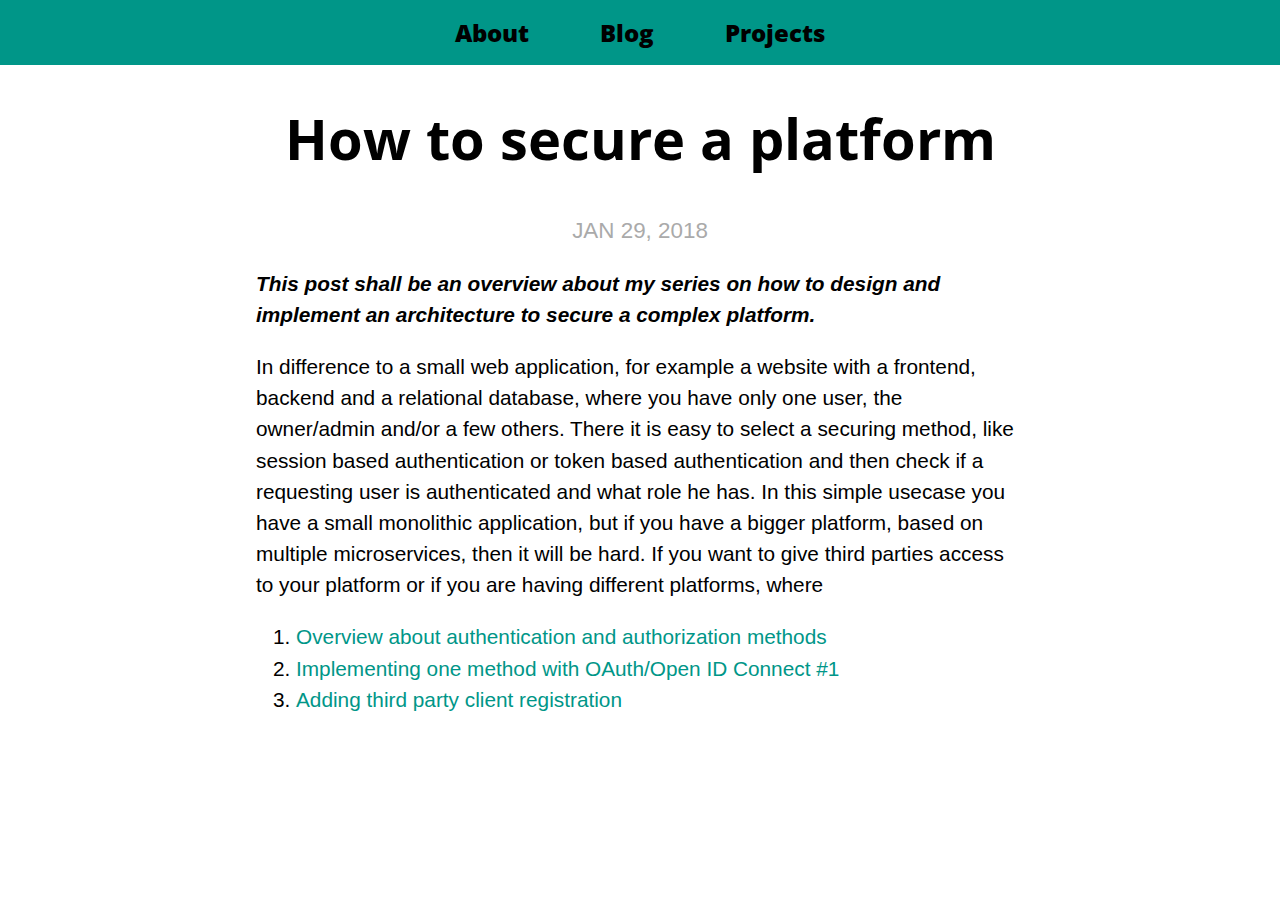
<file: web/security/2018/01/29/securing-a-platform.html>
<!DOCTYPE html>
<html lang="en">

  <head>
  <meta charset="utf-8">
  <meta http-equiv="X-UA-Compatible" content="IE=edge">
  <meta name="viewport" content="width=device-width, initial-scale=1">
  <!-- Begin Jekyll SEO tag v2.4.0 -->
<title>How to secure a platform | hannesh</title>
<meta name="generator" content="Jekyll v3.7.2" />
<meta property="og:title" content="How to secure a platform" />
<meta property="og:locale" content="en_US" />
<meta name="description" content="This post shall be an overview about my series on how to design and implement an architecture to secure a complex platform." />
<meta property="og:description" content="This post shall be an overview about my series on how to design and implement an architecture to secure a complex platform." />
<link rel="canonical" href="https://hannesh.de/web/security/2018/01/29/securing-a-platform.html" />
<meta property="og:url" content="https://hannesh.de/web/security/2018/01/29/securing-a-platform.html" />
<meta property="og:site_name" content="hannesh" />
<meta property="og:type" content="article" />
<meta property="article:published_time" content="2018-01-29T21:46:54+01:00" />
<script type="application/ld+json">
{"@type":"BlogPosting","headline":"How to secure a platform","dateModified":"2018-01-29T21:46:54+01:00","datePublished":"2018-01-29T21:46:54+01:00","mainEntityOfPage":{"@type":"WebPage","@id":"https://hannesh.de/web/security/2018/01/29/securing-a-platform.html"},"url":"https://hannesh.de/web/security/2018/01/29/securing-a-platform.html","description":"This post shall be an overview about my series on how to design and implement an architecture to secure a complex platform.","@context":"http://schema.org"}</script>
<!-- End Jekyll SEO tag -->

<link href="https://fonts.googleapis.com/css?family=Open+Sans+Condensed:300,700" rel="stylesheet">
  <link rel="stylesheet" href="/assets/main.css">
  <link rel="alternate" type="application/rss+xml" title="hannesh" href="/feed.xml">

   <!-- Global site tag (gtag.js) - Google Analytics -->
<script async src="https://www.googletagmanager.com/gtag/js?id=UA-113921069-1"></script>
<script>
  window.dataLayer = window.dataLayer || [];
  function gtag(){dataLayer.push(arguments);}
  gtag('js', new Date());

  gtag('config', 'UA-113921069-1');
</script>



</head>


  <body>
    <main class="page-content" aria-label="Content">
      <div class="wrapper">
        <article class="post h-entry" itemscope itemtype="http://schema.org/BlogPosting">

  <header class="post-header">
    <h1 class="post-title p-name" itemprop="name headline">How to secure a platform</h1>
    <p class="post-meta">
      <time class="dt-published" datetime="2018-01-29T21:46:54+01:00" itemprop="datePublished">
        
        Jan 29, 2018
      </time>
      </p>
  </header>

  <div class="post-content e-content" itemprop="articleBody">
    <p class="abstract">This post shall be an overview about my series on how to design and implement an architecture to secure a complex platform.</p>

<p>In difference to a small web application, for example a website with a frontend, backend and a relational database, where you have only one user, the owner/admin and/or a few others. There it is easy to select a securing method, like session based authentication or token based authentication and then check if a requesting user is authenticated and what role he has. In this simple usecase you have a small monolithic application, but if you have a bigger platform, based on multiple microservices, then it will be hard. If you want to give third parties access to your platform or if you are having different platforms, where</p>

<ol>
  <li><a href="">Overview about authentication and authorization methods</a></li>
  <li><a href="">Implementing one method with OAuth/Open ID Connect #1</a></li>
  <li><a href="">Adding third party client registration</a></li>
</ol>

  </div>

  

  <a class="u-url" href="/web/security/2018/01/29/securing-a-platform.html" hidden></a>
</article>

      </div>
    </main>

    <nav>
        
    
 	
            
            
          
            
            
            <span class="nav_tile"><a class="page-link" href="/about/">About</a></span>
            
          
            
            
            <span class="nav_tile"><a class="page-link" href="/blog/">Blog</a></span>
            
          
            
            
          
            
            
            <span class="nav_tile"><a class="page-link" href="/projects/">Projects</a></span>
            
          
            
            
          
            
            
          
</nav>

  </body>

</html>
</file>
<file: assets/main.css>
body {
  background: white;
  margin: 0; }

header {
  width: 100%;
  text-align: center;
  margin-top: 50px; }

.avatar {
  width: 100%;
  height: 200px; }

button {
  border: none;
  background: #3f51b5;
  color: #fff;
  box-shadow: 0 2px 2px 0 rgba(0, 0, 0, 0.14), 0 3px 1px -2px rgba(0, 0, 0, 0.2), 0 1px 5px 0 rgba(0, 0, 0, 0.12);
  min-width: 64px;
  padding: 0 16px;
  height: 36px;
  border-radius: 2px; }

button:hover {
  cursor: pointer; }

.projects {
  margin: 0 5%; }

.projects img {
  width: 100%;
  height: auto; }

.projects_outer {
  display: flex;
  justify-content: space-between;
  margin-bottom: 80px; }

.projects_outer > .mockup-mobile {
  width: 35%;
  display: flex;
  justify-content: space-between; }

.projects_outer > .mockup-mobile > div {
  width: 45%; }

.projects_outer > .mockup-pc {
  width: 35%; }

.projects_outer > .info {
  width: 55%; }

.projects a {
  font-size: unset !important; }

@font-face {
  font-family: "icomoon";
  src: url("/assets/fonts/icomoon.ttf"); }
.icon {
  font-family: 'icomoon' !important;
  color: black; }

.rss:before {
  content: "\ea9b"; }

.github:before {
  content: "\e900"; }

.mail:before {
  content: "\e945"; }

.linkedin:before {
  content: "\eaca"; }

.posts a {
  color: black; }

body {
  background: white;
  margin: 0; }

header {
  width: 100%;
  text-align: center; }

.avatar img {
  width: 200px;
  height: 200px; }

#subtitle {
  font-size: 1em;
  color: #363636;
  font-family: "Montserrat",Arial,Helvetica,sans-serif;
  font-weight: 200;
  margin-top: 15px;
  margin-bottom: 25px; }

#subtitle p {
  margin: 0;
  padding: 0; }

hr {
  margin: 10px 30%; }

nav a {
  margin: 0 10px;
  font-size: 1.3em;
  color: black;
  text-decoration: none;
  font-family: "Montserrat",Arial,Helvetica,sans-serif;
  font-weight: 800;
  transition: color .2s ease-in-out; }

main p {
  font-family: 'Roboto',Arial,Helvetica,sans-serif;
  line-height: 1.5;
  font-size: 1.2rem; }

.nav_tile {
  margin: 0 2%;
  position: relative;
  /*damit position:absolute der linie funktioniert, bezieht sich auf letztes element m it position*/ }

nav a:before {
  position: absolute;
  bottom: -10px;
  content: "";
  width: 0;
  border-bottom: solid 2px; }

nav a:before {
  left: 0; }

nav a:hover {
  color: #009688; }

nav a:hover:before {
  width: 100%; }

nav a:before {
  -webkit-transition: width .2s ease-in-out;
  transition: width .2s ease-in-out; }

.about {
  text-align: center; }

.posts ul {
  list-style: none; }

.posts h3 {
  margin: 0; }

.posts li {
  margin-bottom: 30px; }

.posts .post-meta {
  font-size: 0.9rem;
  font-weight: bold; }

.tag {
  color: #656565;
  font-weight: 300;
  font-size: 1.4rem;
  text-transform: uppercase;
  text-align: center;
  background: #8080805e;
  padding: 3px;
  border-radius: 5%; }

#subtitle p {
  font-size: 1.5rem;
  color: #363636;
  font-family: 'Open Sans Condensed', sans-serif;
  font-weight: 200;
  margin-top: 15px;
  margin-bottom: 25px; }

#subtitle p {
  margin: 0;
  padding: 0; }

article, .posts {
  margin: 0 20%; }

.page-heading {
  text-align: center; }

.page-content {
  margin-top: 100px; }

hr {
  margin: 10px 30%; }

nav {
  display: flex;
  align-items: center;
  justify-content: center;
  width: 100%;
  position: absolute;
  top: 0;
  right: 0;
  height: 65px;
  background: #009688;
  left: 0; }

nav a {
  margin: 0 10px;
  font-size: 1.5em;
  color: black;
  text-decoration: none;
  font-family: 'Open Sans Condensed', sans-serif;
  font-weight: 800;
  transition: color .2s ease-in-out; }

.page-content p, .page-content a, li {
  font-family: 'Roboto',Arial,Helvetica,sans-serif;
  font-size: 1.3rem;
  line-height: 1.5; }

.nav_tile {
  margin: 0 2%;
  position: relative;
  /*damit position:absolute der linie funktioniert, bezieht sich auf letztes element m it position*/ }

a {
  text-decoration: none;
  color: #009688; }

a:hover {
  color: #003a34;
  transition: .1s ease-in-out; }

nav a:before {
  position: absolute;
  bottom: -10px;
  content: "";
  width: 0;
  border-bottom: solid 2px; }

nav a:before {
  left: 0; }

nav a:hover {
  color: #960053 !important; }

nav a:hover:before {
  width: 100%; }

nav a:before {
  -webkit-transition: width .2s ease-in-out;
  transition: width .2s ease-in-out; }

h1, h2, h3, h4 {
  font-family: 'Open Sans Condensed', sans-serif; }

header h1, .posts h1 {
  font-size: 3.5rem; }

.post-content h1 {
  font-size: 2rem; }

.post-content h2 {
  font-size: 1.8rem; }

.post-content h3 {
  font-size: 1.6rem; }

.post-content h4 {
  font-size: 1.4rem; }

.abstract {
  font-weight: 700 !important;
  font-style: italic; }

time {
  color: #aaa;
  font-weight: 300;
  font-size: 1.4rem;
  text-transform: uppercase;
  text-align: center; }

.social {
  margin-top: 25px;
  margin-bottom: 10px;
  display: flex;
  justify-content: center; }

.rss_outer {
  background-color: #F56505; }

.github_outer {
  background-color: #4078c0; }

.linkedin_outer {
  background-color: #007bb6; }

.mail_outer {
  background-color: #e40505; }

.social span {
  display: flex;
  align-items: center;
  justify-content: center;
  -moz-border-radius: 50%;
  -webkit-border-radius: 50%;
  border-radius: 50%;
  width: 50px;
  opacity: 0.8;
  height: 50px;
  font-size: 1.3rem;
  margin: 0 5px; }

.social span:hover {
  opacity: 1;
  -moz-transform: rotate(360deg);
  -webkit-transform: rotate(360deg);
  -ms--transform: rotate(360deg);
  transform: rotate(360deg);
  -webkit-transition: all 0.2s;
  -moz-transition: all 0.2s;
  -o-transition: all 0.2s;
  -ms-transition: all 0.2s;
  transition: all 0.2s; }

code {
  white-space: pre-wrap;
  line-height: 1.5; }

.lineno {
  padding: 0 1.2rem; }

.rouge-gutter.gl {
  background-color: rgba(0, 0, 0, 0.07);
  color: rgba(0, 0, 0, 0.26); }

.highlight {
  background-color: rgba(237, 237, 237, 0.5) !important; }
  .highlighter-rouge .highlight {
    background: #eef; }
  .highlight .c {
    color: #998;
    font-style: italic; }
  .highlight .err {
    color: #a61717;
    background-color: #e3d2d2; }
  .highlight .k {
    font-weight: bold; }
  .highlight .o {
    font-weight: bold; }
  .highlight .cm {
    color: #998;
    font-style: italic; }
  .highlight .cp {
    color: #999;
    font-weight: bold; }
  .highlight .c1 {
    color: #998;
    font-style: italic; }
  .highlight .cs {
    color: #999;
    font-weight: bold;
    font-style: italic; }
  .highlight .gd {
    color: #000;
    background-color: #fdd; }
  .highlight .gd .x {
    color: #000;
    background-color: #faa; }
  .highlight .ge {
    font-style: italic; }
  .highlight .gr {
    color: #a00; }
  .highlight .gh {
    color: #999; }
  .highlight .gi {
    color: #000;
    background-color: #dfd; }
  .highlight .gi .x {
    color: #000;
    background-color: #afa; }
  .highlight .go {
    color: #888; }
  .highlight .gp {
    color: #555; }
  .highlight .gs {
    font-weight: bold; }
  .highlight .gu {
    color: #aaa; }
  .highlight .gt {
    color: #a00; }
  .highlight .kc {
    font-weight: bold; }
  .highlight .kd {
    font-weight: bold; }
  .highlight .kp {
    font-weight: bold; }
  .highlight .kr {
    font-weight: bold; }
  .highlight .kt {
    color: #458;
    font-weight: bold; }
  .highlight .m {
    color: #099; }
  .highlight .s {
    color: #d14; }
  .highlight .na {
    color: #008080; }
  .highlight .nb {
    color: #0086B3; }
  .highlight .nc {
    color: #458;
    font-weight: bold; }
  .highlight .no {
    color: #008080; }
  .highlight .ni {
    color: #800080; }
  .highlight .ne {
    color: #900;
    font-weight: bold; }
  .highlight .nf {
    color: #900;
    font-weight: bold; }
  .highlight .nn {
    color: #555; }
  .highlight .nt {
    color: #000080; }
  .highlight .nv {
    color: #008080; }
  .highlight .ow {
    font-weight: bold; }
  .highlight .w {
    color: #bbb; }
  .highlight .mf {
    color: #099; }
  .highlight .mh {
    color: #099; }
  .highlight .mi {
    color: #099; }
  .highlight .mo {
    color: #099; }
  .highlight .sb {
    color: #d14; }
  .highlight .sc {
    color: #d14; }
  .highlight .sd {
    color: #d14; }
  .highlight .s2 {
    color: #d14; }
  .highlight .se {
    color: #d14; }
  .highlight .sh {
    color: #d14; }
  .highlight .si {
    color: #d14; }
  .highlight .sx {
    color: #d14; }
  .highlight .sr {
    color: #009926; }
  .highlight .s1 {
    color: #d14; }
  .highlight .ss {
    color: #990073; }
  .highlight .bp {
    color: #999; }
  .highlight .vc {
    color: #008080; }
  .highlight .vg {
    color: #008080; }
  .highlight .vi {
    color: #008080; }
  .highlight .il {
    color: #099; }
</file>
